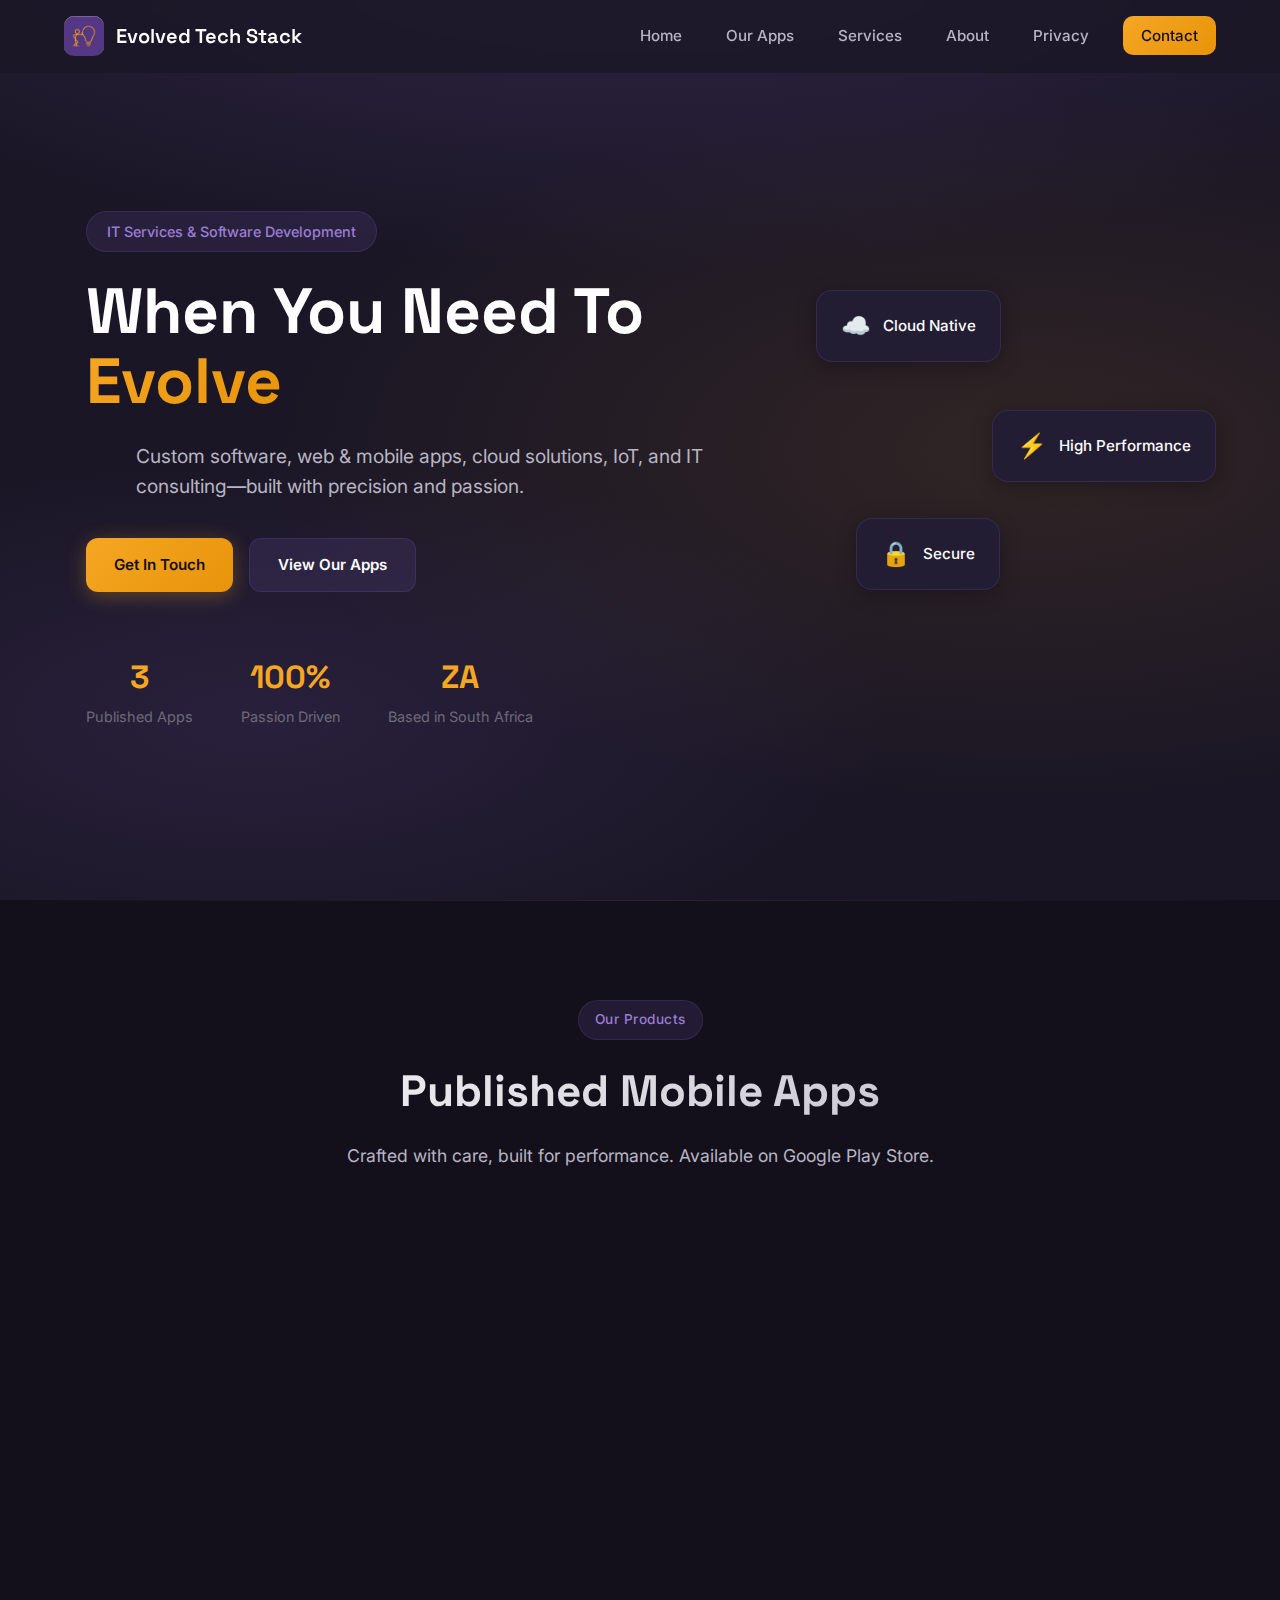
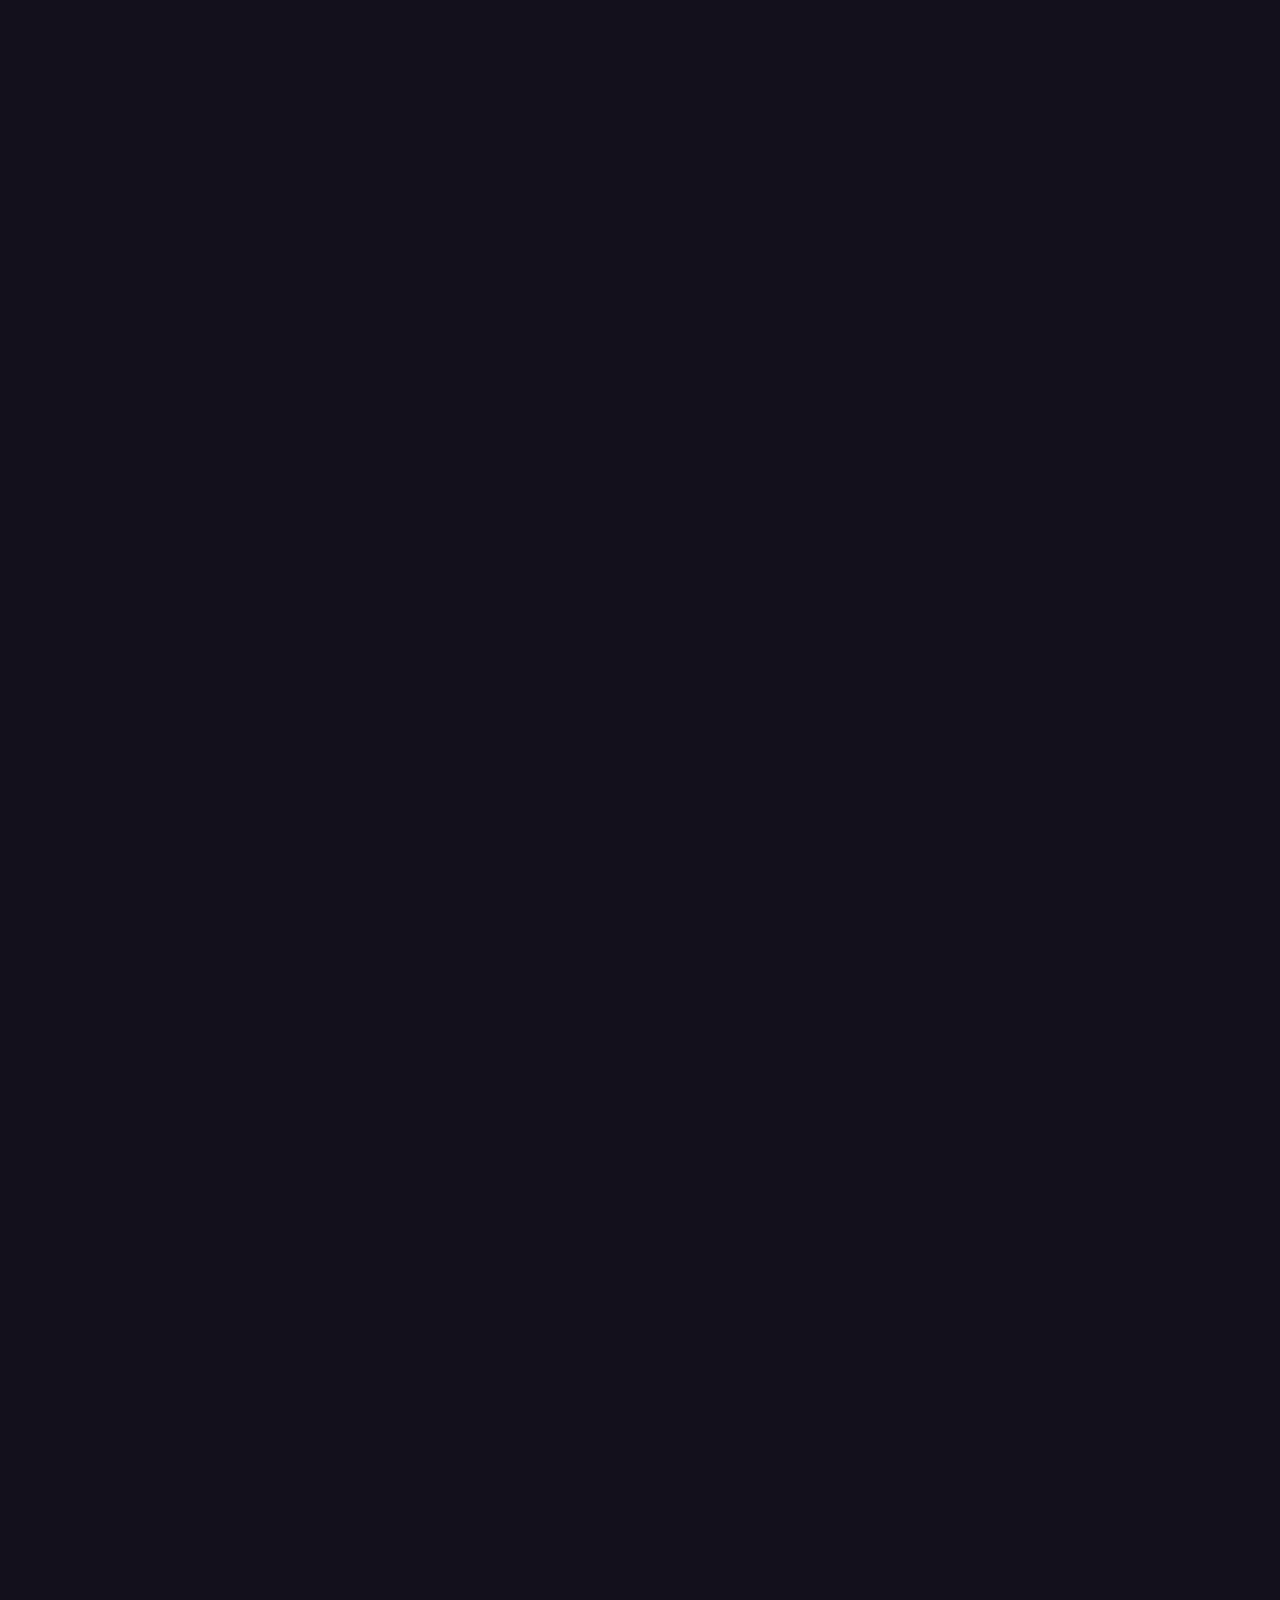
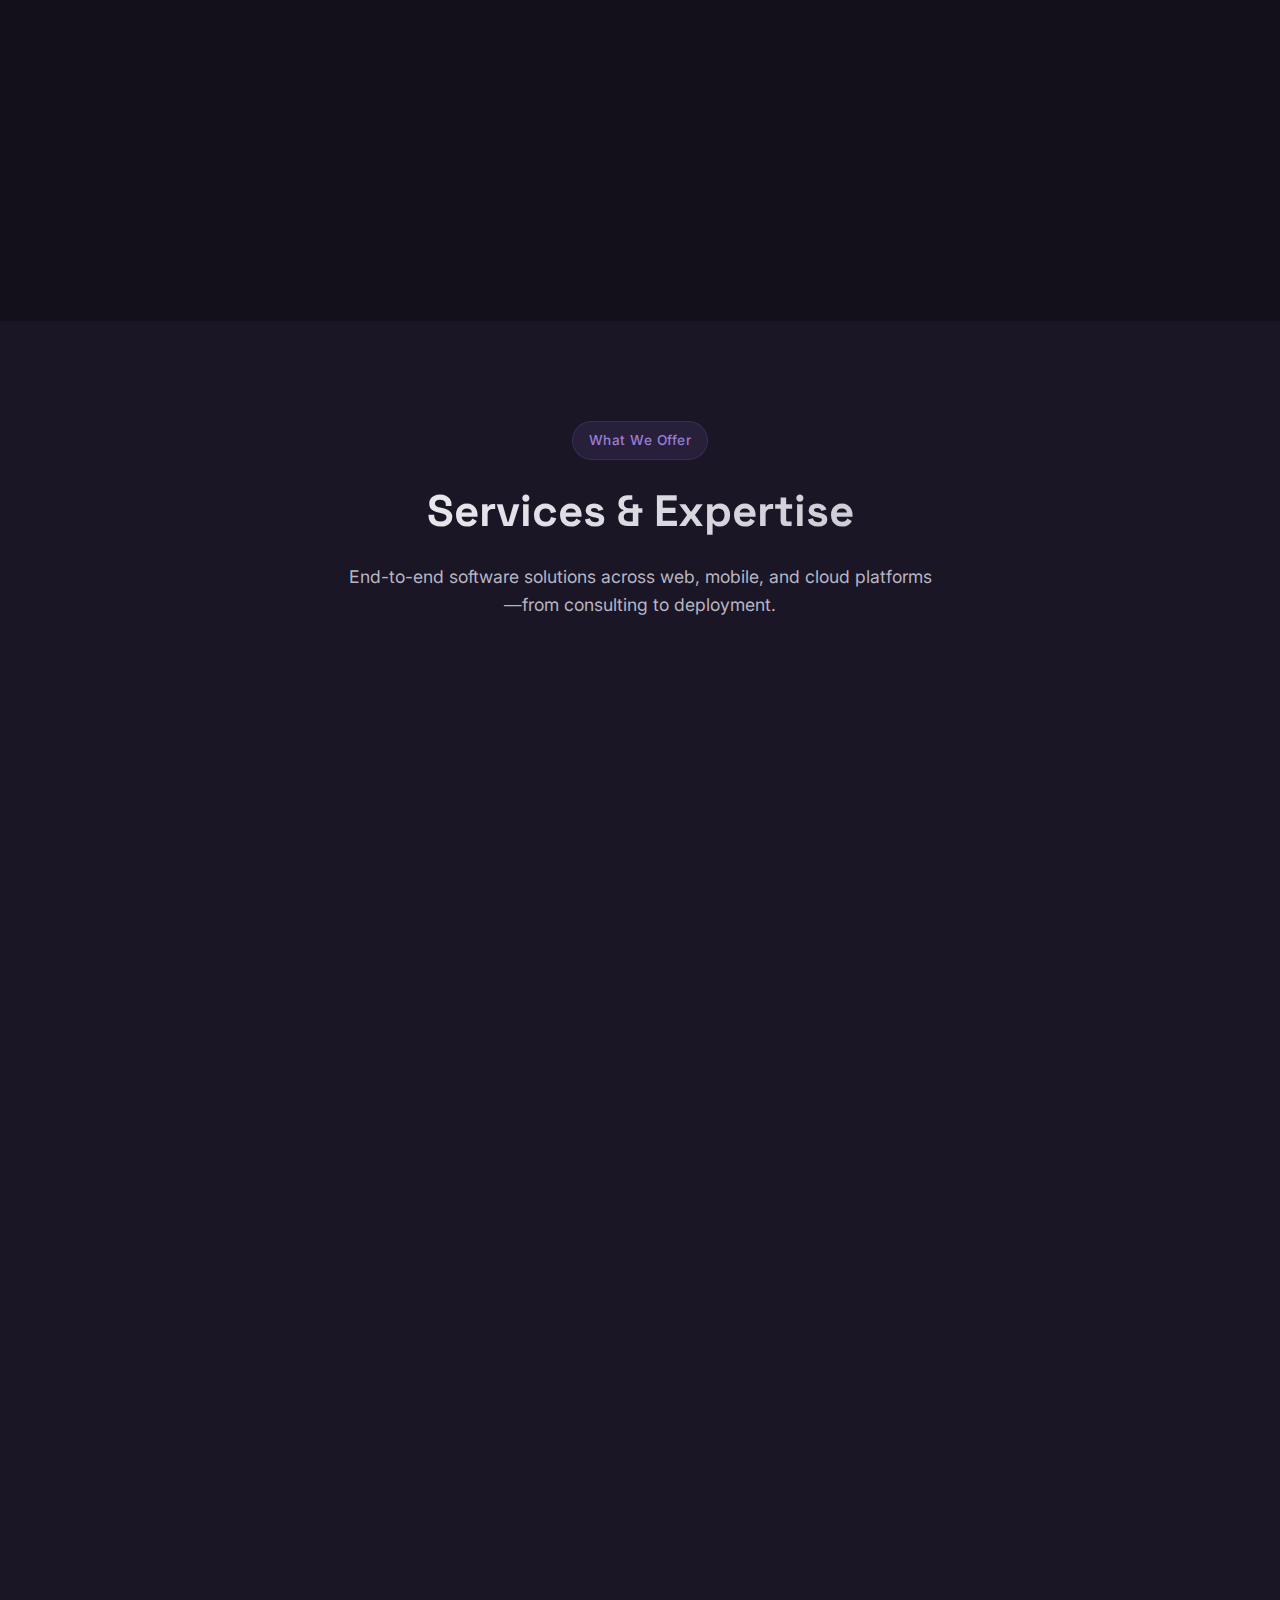
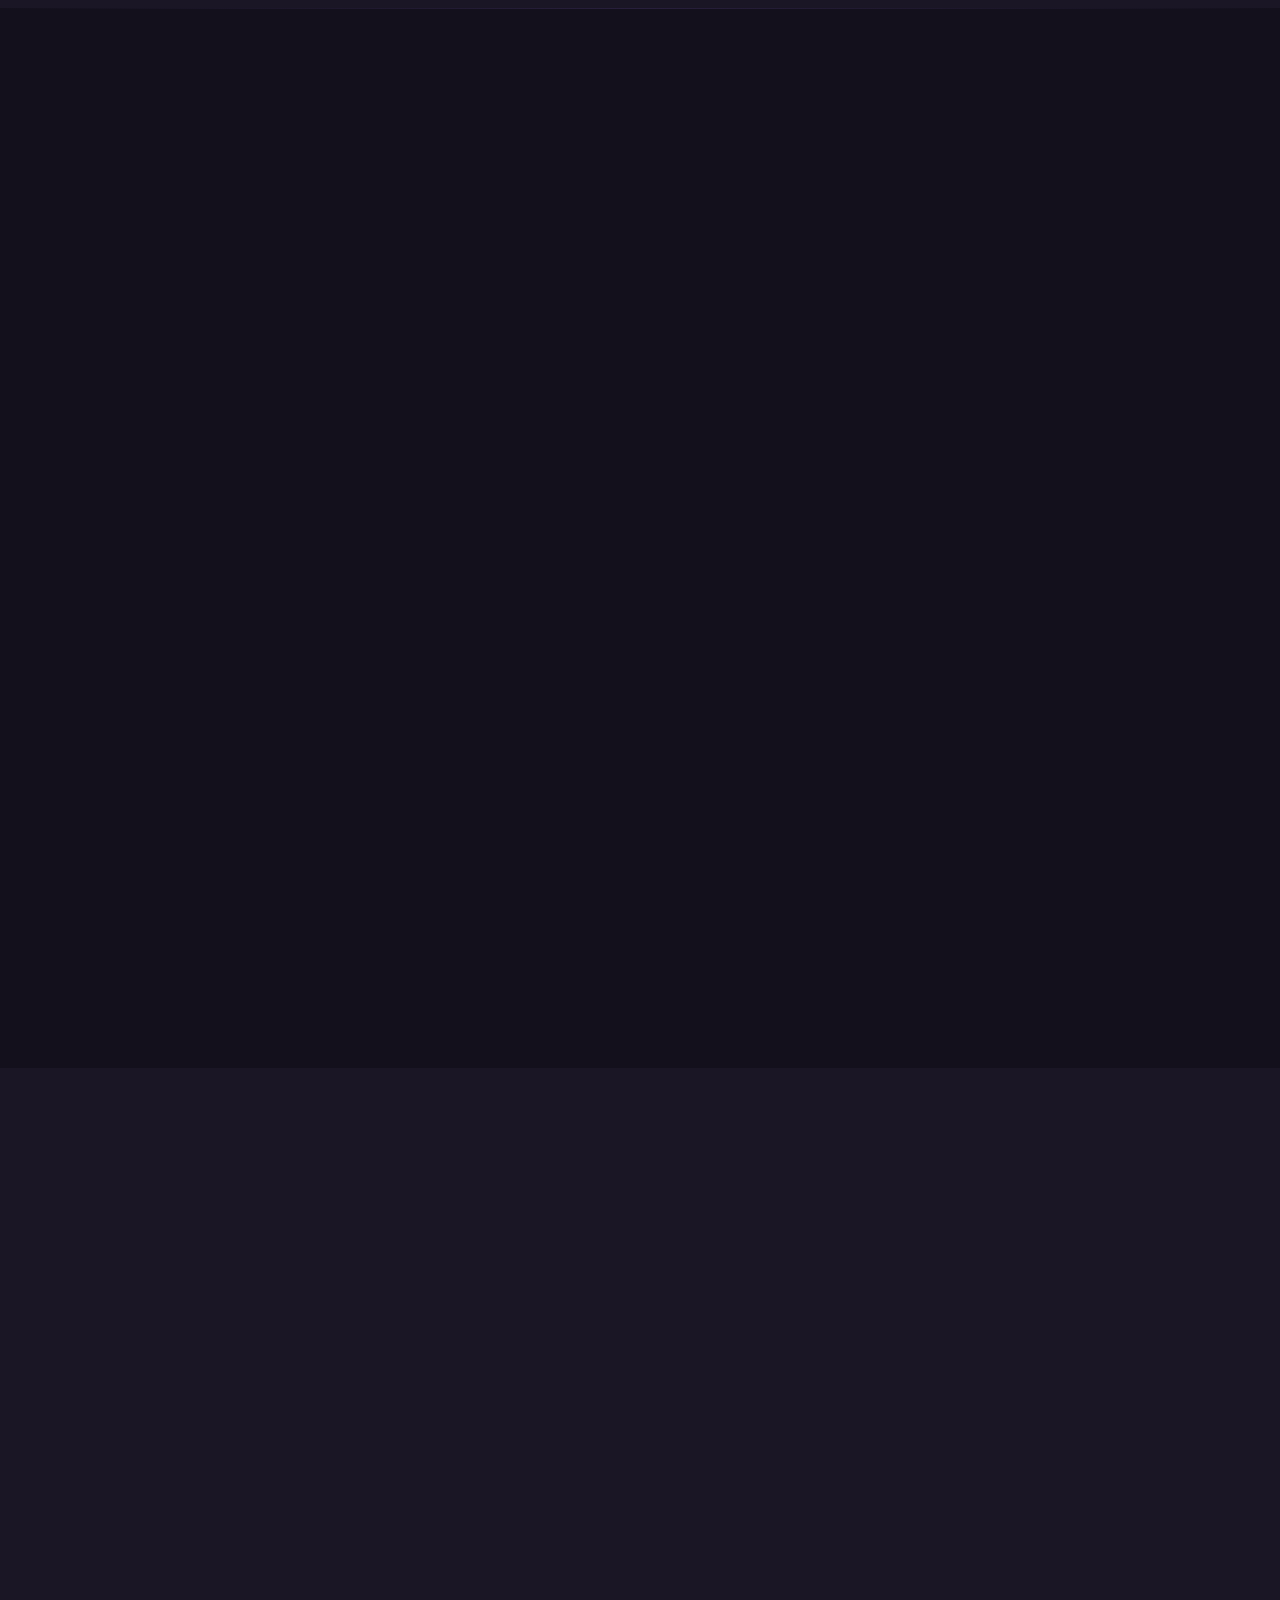
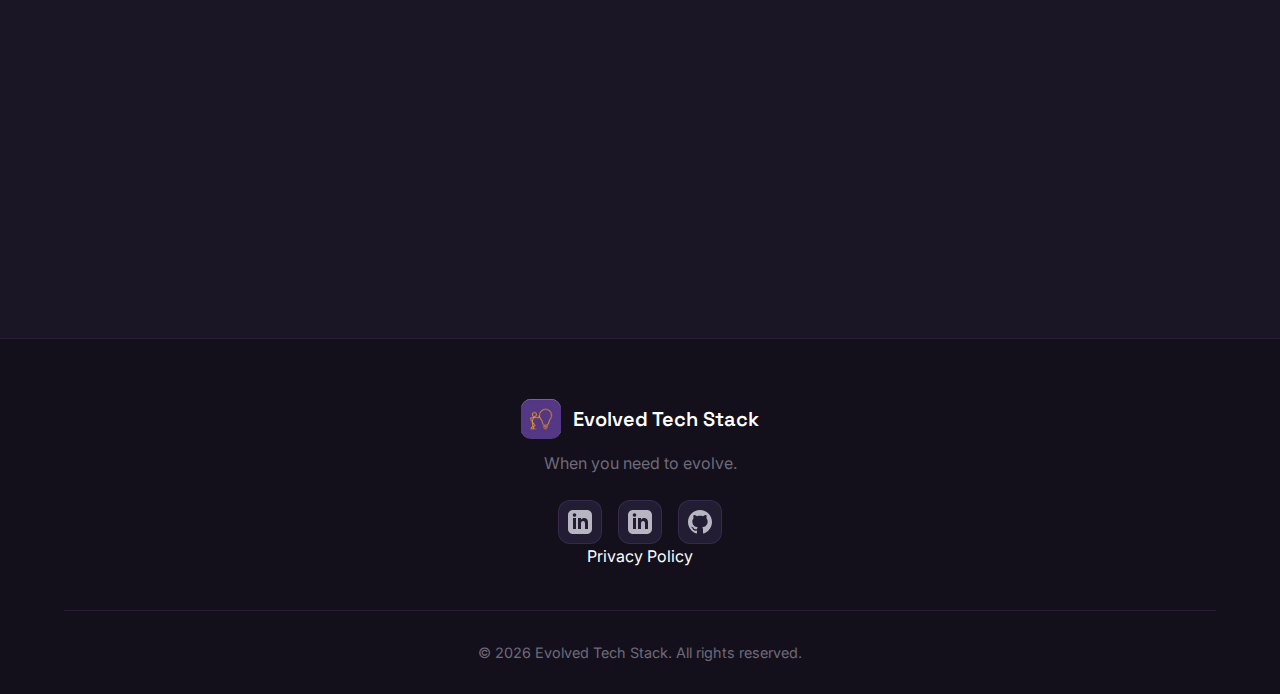
<file: index.html>
<!DOCTYPE html>
<html lang="en">
<head>
    <meta charset="UTF-8">
    <meta name="viewport" content="width=device-width, initial-scale=1.0">
    <title>Evolved Tech Stack | IT Services & Software Development</title>
    <meta name="description" content="Evolved Tech Stack - Custom software development, web & mobile apps, cloud solutions, IoT, and IT consulting. When you need to evolve.">
    <link rel="icon" type="image/jpeg" href="Logo.jpeg">
    <link rel="preconnect" href="https://fonts.googleapis.com">
    <link rel="preconnect" href="https://fonts.gstatic.com" crossorigin>
    <link href="https://fonts.googleapis.com/css2?family=Inter:wght@300;400;500;600;700&family=Space+Grotesk:wght@500;600;700&display=swap" rel="stylesheet">
    <link rel="stylesheet" href="styles.css">
</head>
<body>
    <!-- Navigation -->
    <nav class="navbar" id="navbar">
        <div class="nav-container">
            <a href="#" class="nav-logo">
                <img src="Logo.jpeg" alt="Evolved Tech Stack Logo">
                <span>Evolved Tech Stack</span>
            </a>
            <button class="nav-toggle" id="nav-toggle" aria-label="Toggle navigation">
                <span></span>
                <span></span>
                <span></span>
            </button>
            <ul class="nav-menu" id="nav-menu">
                <li><a href="#home" class="nav-link">Home</a></li>
                <li><a href="#apps" class="nav-link">Our Apps</a></li>
                <li><a href="#services" class="nav-link">Services</a></li>
                <li><a href="#about" class="nav-link">About</a></li>
                <li><a href="privacy.html" class="nav-link">Privacy</a></li>
                <li><a href="#contact" class="nav-link nav-cta">Contact</a></li>
            </ul>
        </div>
    </nav>

    <!-- Hero Section -->
    <section class="hero" id="home">
        <div class="hero-bg"></div>
        <div class="hero-content">
            <div class="hero-badge">IT Services & Software Development</div>
            <h1>When You Need To <span class="highlight">Evolve</span></h1>
            <p class="hero-subtitle">Custom software, web & mobile apps, cloud solutions, IoT, and IT consulting—built with precision and passion.</p>
            <div class="hero-buttons">
                <a href="#contact" class="btn btn-primary">Get In Touch</a>
                <a href="#apps" class="btn btn-secondary">View Our Apps</a>
            </div>
            <div class="hero-stats">
                <div class="stat">
                    <span class="stat-number">3</span>
                    <span class="stat-label">Published Apps</span>
                </div>
                <div class="stat">
                    <span class="stat-number">100%</span>
                    <span class="stat-label">Passion Driven</span>
                </div>
                <div class="stat">
                    <span class="stat-number">ZA</span>
                    <span class="stat-label">Based in South Africa</span>
                </div>
            </div>
        </div>
        <div class="hero-visual">
            <div class="floating-card card-1">
                <div class="card-icon">☁️</div>
                <span>Cloud Native</span>
            </div>
            <div class="floating-card card-2">
                <div class="card-icon">⚡</div>
                <span>High Performance</span>
            </div>
            <div class="floating-card card-3">
                <div class="card-icon">🔒</div>
                <span>Secure</span>
            </div>
        </div>
    </section>

    <!-- Apps Section -->
    <section class="apps" id="apps">
        <div class="container">
            <div class="section-header">
                <span class="section-badge">Our Products</span>
                <h2>Published Mobile Apps</h2>
                <p>Crafted with care, built for performance. Available on Google Play Store.</p>
            </div>
            <div class="apps-grid">
                <!-- ToDo App -->
                <div class="app-card">
                    <div class="app-mockup">
                        <div class="phone-frame">
                            <div class="phone-screen todo-screen">
                                <div class="app-preview-header">
                                    <span class="preview-dot"></span>
                                    <span class="preview-dot"></span>
                                    <span class="preview-dot"></span>
                                </div>
                                <div class="preview-content">
                                    <div class="preview-task done">✓ Morning routine</div>
                                    <div class="preview-task done">✓ Review PRs</div>
                                    <div class="preview-task">Build new feature</div>
                                    <div class="preview-task">Team standup</div>
                                </div>
                            </div>
                        </div>
                    </div>
                    <div class="app-info">
                        <div class="app-icon-wrapper">
                            <div class="app-icon todo-icon">✓</div>
                        </div>
                        <h3>ToDo</h3>
                        <p class="app-tagline">Productivity & Task Management</p>
                        <p class="app-description">A powerful task management app with habit tracking, streak monitoring, focus timer, and smart notifications. Stay organized and build lasting habits.</p>
                        <ul class="app-features">
                            <li>Habit tracking with precise due times</li>
                            <li>Streak tracking & nudges</li>
                            <li>Focus Timer with theme sync</li>
                            <li>Auto-cleanup completed tasks</li>
                        </ul>
                        <a href="https://play.google.com/store/apps/details?id=com.ets.todo" target="_blank" rel="noopener" class="btn btn-playstore">
                            <svg viewBox="0 0 24 24" width="24" height="24" fill="currentColor"><path d="M3,20.5V3.5C3,2.91 3.34,2.39 3.84,2.15L13.69,12L3.84,21.85C3.34,21.6 3,21.09 3,20.5M16.81,15.12L6.05,21.34L14.54,12.85L16.81,15.12M20.16,10.81C20.5,11.08 20.75,11.5 20.75,12C20.75,12.5 20.53,12.9 20.18,13.18L17.89,14.5L15.39,12L17.89,9.5L20.16,10.81M6.05,2.66L16.81,8.88L14.54,11.15L6.05,2.66Z"/></svg>
                            Get it on Google Play
                        </a>
                    </div>
                </div>

                <!-- Particles/Live Game -->
                <div class="app-card">
                    <div class="app-mockup">
                        <div class="phone-frame">
                            <div class="phone-screen game-screen">
                                <div class="game-particles">
                                    <div class="particle p1"></div>
                                    <div class="particle p2"></div>
                                    <div class="particle p3"></div>
                                    <div class="particle p4"></div>
                                    <div class="particle p5"></div>
                                    <div class="player-dot"></div>
                                </div>
                                <div class="game-score">SCORE: 1,337</div>
                            </div>
                        </div>
                    </div>
                    <div class="app-info">
                        <div class="app-icon-wrapper">
                            <div class="app-icon game-icon">▶</div>
                        </div>
                        <h3>Particles (Live)</h3>
                        <p class="app-tagline">Neon Arcade Dodger</p>
                        <p class="app-description">A fast-paced arcade game with neon visuals, multiple enemy types, power-ups, and deep customization. Free to play with locked 60 FPS performance.</p>
                        <ul class="app-features">
                            <li>5 enemy types: normal, fast, zig-zag, homing, giant</li>
                            <li>6 power-ups: shield, slow-mo, repel & more</li>
                            <li>15 character skins, 8 trail effects</li>
                            <li>Progression & achievement system</li>
                        </ul>
                        <div class="app-buttons">
                            <a href="https://play.google.com/store/apps/details?id=com.ets.live" target="_blank" rel="noopener" class="btn btn-playstore">
                                <svg viewBox="0 0 24 24" width="24" height="24" fill="currentColor"><path d="M3,20.5V3.5C3,2.91 3.34,2.39 3.84,2.15L13.69,12L3.84,21.85C3.34,21.6 3,21.09 3,20.5M16.81,15.12L6.05,21.34L14.54,12.85L16.81,15.12M20.16,10.81C20.5,11.08 20.75,11.5 20.75,12C20.75,12.5 20.53,12.9 20.18,13.18L17.89,14.5L15.39,12L17.89,9.5L20.16,10.81M6.05,2.66L16.81,8.88L14.54,11.15L6.05,2.66Z"/></svg>
                                Google Play
                            </a>
                            <a href="https://livegameapp.co.za/" target="_blank" rel="noopener" class="btn btn-outline">
                                Visit Website
                            </a>
                        </div>
                    </div>
                </div>

                <!-- Nitya Mantra App -->
                <div class="app-card nitya-app">
                    <div class="app-mockup">
                        <div class="phone-frame">
                            <div class="phone-screen nitya-screen">
                                <div class="nitya-card-header">
                                    <span class="nitya-card-eyebrow">Nitya Mantra</span>
                                    <span class="nitya-refresh">↻</span>
                                </div>
                                <div class="nitya-mantra-card">
                                    <p class="nitya-mantra-hint">Krishna • Divine Enchanter</p>
                                    <h4>Om Kleem Krishnaya Namaha</h4>
                                    <p class="nitya-mantra-meaning">“Love is the essence of all creation.”</p>
                                    <div class="nitya-tags">
                                        <span>#love</span>
                                        <span>#joy</span>
                                        <span>#dharma</span>
                                    </div>
                                </div>
                                <div class="nitya-reminder">
                                    <div>
                                        <p>Sunrise Reminder</p>
                                        <small>05:30 AM • Daily</small>
                                    </div>
                                    <span class="nitya-pill">Set</span>
                                </div>
                            </div>
                        </div>
                    </div>
                    <div class="app-info">
                        <div class="app-icon-wrapper">
                            <div class="app-icon nitya-icon">
                                <img src="app/nityamantra/lotus-icon.svg" alt="Nitya Mantra lotus icon">
                            </div>
                        </div>
                        <h3>Nitya Mantra</h3>
                        <p class="app-tagline">Daily Mantra & Meditation Companion</p>
                        <p class="app-description nitya-description">Every dawn, Nitya Mantra brings a fresh deity card with one Om mantra and a gentle reflection. Set your reminder once, stay offline, and still practice in English or your mother tongue—no logins, no playlists.</p>
                        <ul class="app-features">
                            <li>Multi-language Om + Vedic chants</li>
                            <li>Personal routines & sunrise reminders</li>
                            <li>Offline mantra packs, no accounts</li>
                            <li>Save favorites & share cards with loved ones</li>
                        </ul>
                        <div class="app-buttons">
                            <a href="https://play.google.com/store/apps/details?id=com.ets.nityamantra" target="_blank" rel="noopener" class="btn btn-playstore">
                                <svg viewBox="0 0 24 24" width="24" height="24" fill="currentColor"><path d="M3,20.5V3.5C3,2.91 3.34,2.39 3.84,2.15L13.69,12L3.84,21.85C3.34,21.6 3,21.09 3,20.5M16.81,15.12L6.05,21.34L14.54,12.85L16.81,15.12M20.16,10.81C20.5,11.08 20.75,11.5 20.75,12C20.75,12.5 20.53,12.9 20.18,13.18L17.89,14.5L15.39,12L17.89,9.5L20.16,10.81M6.05,2.66L16.81,8.88L14.54,11.15L6.05,2.66Z"/></svg>
                                Google Play
                            </a>
                            <a href="app/nityamantra/index.html" target="_blank" rel="noopener" class="btn btn-outline">Product Site</a>
                        </div>
                    </div>
                </div>
            </div>
        </div>
    </section>

    <!-- Services Section -->
    <section class="services" id="services">
        <div class="container">
            <div class="section-header">
                <span class="section-badge">What We Offer</span>
                <h2>Services & Expertise</h2>
                <p>End-to-end software solutions across web, mobile, and cloud platforms—from consulting to deployment.</p>
            </div>
            <div class="services-grid">
                <div class="service-card">
                    <div class="service-icon">
                        <svg viewBox="0 0 24 24" width="48" height="48" fill="none" stroke="currentColor" stroke-width="1.5"><path d="M12 2L2 7l10 5 10-5-10-5zM2 17l10 5 10-5M2 12l10 5 10-5"/></svg>
                    </div>
                    <h3>Custom Software Development</h3>
                    <p>Tailored software solutions designed to meet your specific business needs. Scalable architectures using modern frameworks and best practices.</p>
                    <ul class="service-tags">
                        <li>.NET</li>
                        <li>Microservices</li>
                        <li>APIs</li>
                        <li>Enterprise</li>
                    </ul>
                </div>
                <div class="service-card">
                    <div class="service-icon">
                        <svg viewBox="0 0 24 24" width="48" height="48" fill="none" stroke="currentColor" stroke-width="1.5"><circle cx="12" cy="12" r="10"/><path d="M2 12h20M12 2a15.3 15.3 0 0 1 4 10 15.3 15.3 0 0 1-4 10 15.3 15.3 0 0 1-4-10 15.3 15.3 0 0 1 4-10z"/></svg>
                    </div>
                    <h3>Web Development</h3>
                    <p>Modern, responsive websites and web applications. From landing pages to complex platforms with seamless user experiences.</p>
                    <ul class="service-tags">
                        <li>Angular</li>
                        <li>React</li>
                        <li>Responsive</li>
                        <li>SEO</li>
                    </ul>
                </div>
                <div class="service-card">
                    <div class="service-icon">
                        <svg viewBox="0 0 24 24" width="48" height="48" fill="none" stroke="currentColor" stroke-width="1.5"><rect x="5" y="2" width="14" height="20" rx="2" ry="2"/><line x1="12" y1="18" x2="12" y2="18"/></svg>
                    </div>
                    <h3>Mobile App Development</h3>
                    <p>Native Android applications built for performance. From concept to Play Store publication with polished UX and reliable functionality.</p>
                    <ul class="service-tags">
                        <li>Android</li>
                        <li>Kotlin</li>
                        <li>Java</li>
                        <li>Play Store</li>
                    </ul>
                </div>
                <div class="service-card">
                    <div class="service-icon">
                        <svg viewBox="0 0 24 24" width="48" height="48" fill="none" stroke="currentColor" stroke-width="1.5"><path d="M18 10h-1.26A8 8 0 1 0 9 20h9a5 5 0 0 0 0-10z"/></svg>
                    </div>
                    <h3>Cloud & SaaS Solutions</h3>
                    <p>Cloud application development and management on Azure. SaaS product development, deployment, and scaling for modern businesses.</p>
                    <ul class="service-tags">
                        <li>Azure</li>
                        <li>SaaS</li>
                        <li>Docker</li>
                        <li>Kubernetes</li>
                    </ul>
                </div>
                <div class="service-card">
                    <div class="service-icon">
                        <svg viewBox="0 0 24 24" width="48" height="48" fill="none" stroke="currentColor" stroke-width="1.5"><path d="M5 12.55a11 11 0 0 1 14.08 0"/><path d="M1.42 9a16 16 0 0 1 21.16 0"/><path d="M8.53 16.11a6 6 0 0 1 6.95 0"/><circle cx="12" cy="20" r="1"/></svg>
                    </div>
                    <h3>IoT Solutions</h3>
                    <p>Internet of Things development connecting hardware with software. Device integration, data collection, and real-time monitoring systems.</p>
                    <ul class="service-tags">
                        <li>Sensors</li>
                        <li>Embedded</li>
                        <li>Real-time</li>
                        <li>Integration</li>
                    </ul>
                </div>
                <div class="service-card">
                    <div class="service-icon">
                        <svg viewBox="0 0 24 24" width="48" height="48" fill="none" stroke="currentColor" stroke-width="1.5"><path d="M21 16V8a2 2 0 0 0-1-1.73l-7-4a2 2 0 0 0-2 0l-7 4A2 2 0 0 0 3 8v8a2 2 0 0 0 1 1.73l7 4a2 2 0 0 0 2 0l7-4A2 2 0 0 0 21 16z"/><polyline points="3.27 6.96 12 12.01 20.73 6.96"/><line x1="12" y1="22.08" x2="12" y2="12"/></svg>
                    </div>
                    <h3>IT Consulting & Analytics</h3>
                    <p>Strategic technology consulting, database development, and business analytics. Helping you make data-driven decisions and optimize operations.</p>
                    <ul class="service-tags">
                        <li>Consulting</li>
                        <li>Databases</li>
                        <li>Analytics</li>
                        <li>Strategy</li>
                    </ul>
                </div>
            </div>
        </div>
    </section>

    <!-- About Section -->
    <section class="about" id="about">
        <div class="container">
            <div class="about-grid">
                <div class="about-content">
                    <span class="section-badge">About</span>
                    <h2>Evolved Tech Stack</h2>
                    <p class="about-title">Software Development Studio</p>
                    <p>We specialize in building enterprise-grade backend systems, cloud-native architectures, and mobile applications. Our focus is on delivering clean, maintainable, and scalable solutions.</p>
                    <p>From fintech integrations to productivity apps, we bring deep technical expertise and a passion for quality software. Based in South Africa, serving clients who are ready to evolve.</p>
                    <div class="about-highlights">
                        <div class="highlight-item">
                            <span class="highlight-icon">🚀</span>
                            <div>
                                <strong>Published Apps</strong>
                                <span>Available on Google Play Store</span>
                            </div>
                        </div>
                        <div class="highlight-item">
                            <span class="highlight-icon">📍</span>
                            <div>
                                <strong>Location</strong>
                                <span>Gauteng, South Africa</span>
                            </div>
                        </div>
                    </div>
                    <div class="about-links">
                        <a href="https://linkedin.com/company/evolved-tech-stack/" target="_blank" rel="noopener" class="social-link">
                            <svg viewBox="0 0 24 24" width="24" height="24" fill="currentColor"><path d="M19 0h-14c-2.761 0-5 2.239-5 5v14c0 2.761 2.239 5 5 5h14c2.762 0 5-2.239 5-5v-14c0-2.761-2.238-5-5-5zm-11 19h-3v-11h3v11zm-1.5-12.268c-.966 0-1.75-.79-1.75-1.764s.784-1.764 1.75-1.764 1.75.79 1.75 1.764-.783 1.764-1.75 1.764zm13.5 12.268h-3v-5.604c0-3.368-4-3.113-4 0v5.604h-3v-11h3v1.765c1.396-2.586 7-2.777 7 2.476v6.759z"/></svg>
                            LinkedIn (Company)
                        </a>
                        <a href="https://linkedin.com/in/szarath-kumar" target="_blank" rel="noopener" class="social-link">
                            <svg viewBox="0 0 24 24" width="24" height="24" fill="currentColor"><path d="M19 0h-14c-2.761 0-5 2.239-5 5v14c0 2.761 2.239 5 5 5h14c2.762 0 5-2.239 5-5v-14c0-2.761-2.238-5-5-5zm-11 19h-3v-11h3v11zm-1.5-12.268c-.966 0-1.75-.79-1.75-1.764s.784-1.764 1.75-1.764 1.75.79 1.75 1.764-.783 1.764-1.75 1.764zm13.5 12.268h-3v-5.604c0-3.368-4-3.113-4 0v5.604h-3v-11h3v1.765c1.396-2.586 7-2.777 7 2.476v6.759z"/></svg>
                            LinkedIn (Personal)
                        </a>
                        <a href="https://github.com/szarath" target="_blank" rel="noopener" class="social-link">
                            <svg viewBox="0 0 24 24" width="24" height="24" fill="currentColor"><path d="M12 0c-6.626 0-12 5.373-12 12 0 5.302 3.438 9.8 8.207 11.387.599.111.793-.261.793-.577v-2.234c-3.338.726-4.033-1.416-4.033-1.416-.546-1.387-1.333-1.756-1.333-1.756-1.089-.745.083-.729.083-.729 1.205.084 1.839 1.237 1.839 1.237 1.07 1.834 2.807 1.304 3.492.997.107-.775.418-1.305.762-1.604-2.665-.305-5.467-1.334-5.467-5.931 0-1.311.469-2.381 1.236-3.221-.124-.303-.535-1.524.117-3.176 0 0 1.008-.322 3.301 1.23.957-.266 1.983-.399 3.003-.404 1.02.005 2.047.138 3.006.404 2.291-1.552 3.297-1.23 3.297-1.23.653 1.653.242 2.874.118 3.176.77.84 1.235 1.911 1.235 3.221 0 4.609-2.807 5.624-5.479 5.921.43.372.823 1.102.823 2.222v3.293c0 .319.192.694.801.576 4.765-1.589 8.199-6.086 8.199-11.386 0-6.627-5.373-12-12-12z"/></svg>
                            GitHub
                        </a>
                    </div>
                </div>
                <div class="about-tech">
                    <h3>Tech Stack</h3>
                    <div class="tech-categories">
                        <div class="tech-category">
                            <h4>Languages</h4>
                            <div class="tech-tags">
                                <span>C#</span>
                                <span>Java</span>
                                <span>Python</span>
                                <span>Kotlin</span>
                                <span>TypeScript</span>
                                <span>JavaScript</span>
                                <span>SQL</span>
                                <span>HTML/CSS</span>
                            </div>
                        </div>
                        <div class="tech-category">
                            <h4>Frameworks & Backend</h4>
                            <div class="tech-tags">
                                <span>.NET</span>
                                <span>ASP.NET Core</span>
                                <span>Entity Framework</span>
                                <span>Angular</span>
                                <span>React</span>
                                <span>Node.js</span>
                            </div>
                        </div>
                        <div class="tech-category">
                            <h4>Cloud & DevOps</h4>
                            <div class="tech-tags">
                                <span>Azure</span>
                                <span>AWS</span>
                                <span>Docker</span>
                                <span>Kubernetes</span>
                                <span>CI/CD</span>
                                <span>Terraform</span>
                            </div>
                        </div>
                        <div class="tech-category">
                            <h4>Databases</h4>
                            <div class="tech-tags">
                                <span>SQL Server</span>
                                <span>PostgreSQL</span>
                                <span>MySQL</span>
                                <span>MongoDB</span>
                                <span>Redis</span>
                                <span>RabbitMQ</span>
                            </div>
                        </div>
                        <div class="tech-category">
                            <h4>Mobile & Other</h4>
                            <div class="tech-tags">
                                <span>Android</span>
                                <span>REST APIs</span>
                                <span>Git</span>
                                <span>Agile/Scrum</span>
                                <span>Linux</span>
                                <span>IoT</span>
                            </div>
                        </div>
                    </div>
                </div>
            </div>
        </div>
    </section>

    <!-- Contact Section -->
    <section class="contact" id="contact">
        <div class="container">
            <div class="contact-grid">
                <div class="contact-info">
                    <span class="section-badge">Get In Touch</span>
                    <h2>Let's Build Something Great</h2>
                    <p>Have a project in mind? Need technical consultation? I'd love to hear from you. Reach out and let's discuss how we can work together.</p>
                    <div class="contact-methods">
                        <a href="mailto:szarath@gmail.com" class="contact-method">
                            <div class="contact-icon">
                                <svg viewBox="0 0 24 24" width="24" height="24" fill="none" stroke="currentColor" stroke-width="2"><path d="M4 4h16c1.1 0 2 .9 2 2v12c0 1.1-.9 2-2 2H4c-1.1 0-2-.9-2-2V6c0-1.1.9-2 2-2z"/><path d="M22 6l-10 7L2 6"/></svg>
                            </div>
                            <div class="contact-details">
                                <strong>Email</strong>
                                <span>szarath@gmail.com</span>
                            </div>
                        </a>
                        <a href="tel:+27826931251" class="contact-method">
                            <div class="contact-icon">
                                <svg viewBox="0 0 24 24" width="24" height="24" fill="none" stroke="currentColor" stroke-width="2"><path d="M22 16.92v3a2 2 0 0 1-2.18 2 19.79 19.79 0 0 1-8.63-3.07 19.5 19.5 0 0 1-6-6 19.79 19.79 0 0 1-3.07-8.67A2 2 0 0 1 4.11 2h3a2 2 0 0 1 2 1.72 12.84 12.84 0 0 0 .7 2.81 2 2 0 0 1-.45 2.11L8.09 9.91a16 16 0 0 0 6 6l1.27-1.27a2 2 0 0 1 2.11-.45 12.84 12.84 0 0 0 2.81.7A2 2 0 0 1 22 16.92z"/></svg>
                            </div>
                            <div class="contact-details">
                                <strong>Phone</strong>
                                <span>082 693 1251</span>
                            </div>
                        </a>
                        <a href="https://linkedin.com/company/evolved-tech-stack/" target="_blank" rel="noopener" class="contact-method">
                            <div class="contact-icon">
                                <svg viewBox="0 0 24 24" width="24" height="24" fill="currentColor"><path d="M19 0h-14c-2.761 0-5 2.239-5 5v14c0 2.761 2.239 5 5 5h14c2.762 0 5-2.239 5-5v-14c0-2.761-2.238-5-5-5zm-11 19h-3v-11h3v11zm-1.5-12.268c-.966 0-1.75-.79-1.75-1.764s.784-1.764 1.75-1.764 1.75.79 1.75 1.764-.783 1.764-1.75 1.764zm13.5 12.268h-3v-5.604c0-3.368-4-3.113-4 0v5.604h-3v-11h3v1.765c1.396-2.586 7-2.777 7 2.476v6.759z"/></svg>
                            </div>
                            <div class="contact-details">
                                <strong>LinkedIn</strong>
                                <span>Evolved Tech Stack</span>
                            </div>
                        </a>
                        <a href="https://linkedin.com/in/szarath-kumar" target="_blank" rel="noopener" class="contact-method">
                            <div class="contact-icon">
                                <svg viewBox="0 0 24 24" width="24" height="24" fill="currentColor"><path d="M19 0h-14c-2.761 0-5 2.239-5 5v14c0 2.761 2.239 5 5 5h14c2.762 0 5-2.239 5-5v-14c0-2.761-2.238-5-5-5zm-11 19h-3v-11h3v11zm-1.5-12.268c-.966 0-1.75-.79-1.75-1.764s.784-1.764 1.75-1.764 1.75.79 1.75 1.764-.783 1.764-1.75 1.764zm13.5 12.268h-3v-5.604c0-3.368-4-3.113-4 0v5.604h-3v-11h3v1.765c1.396-2.586 7-2.777 7 2.476v6.759z"/></svg>
                            </div>
                            <div class="contact-details">
                                <strong>LinkedIn</strong>
                                <span>Connect with Szarath</span>
                            </div>
                        </a>
                    </div>
                </div>
                <div class="contact-form-wrapper">
                    <form class="contact-form" id="contact-form" action="https://formspree.io/f/szarath@gmail.com" method="POST">
                        <div class="form-group">
                            <label for="name">Name</label>
                            <input type="text" id="name" name="name" required placeholder="Your name">
                        </div>
                        <div class="form-group">
                            <label for="email">Email</label>
                            <input type="email" id="email" name="email" required placeholder="your@email.com">
                        </div>
                        <div class="form-group">
                            <label for="subject">Subject</label>
                            <input type="text" id="subject" name="subject" required placeholder="Project inquiry">
                        </div>
                        <div class="form-group">
                            <label for="message">Message</label>
                            <textarea id="message" name="message" rows="5" required placeholder="Tell me about your project..."></textarea>
                        </div>
                        <button type="submit" class="btn btn-primary btn-full">
                            Send Message
                            <svg viewBox="0 0 24 24" width="20" height="20" fill="none" stroke="currentColor" stroke-width="2"><line x1="22" y1="2" x2="11" y2="13"/><polygon points="22 2 15 22 11 13 2 9 22 2"/></svg>
                        </button>
                    </form>
                </div>
            </div>
        </div>
    </section>

    <!-- Footer -->
    <footer class="footer">
        <div class="container">
            <div class="footer-content">
                <div class="footer-brand">
                    <img src="Logo.jpeg" alt="Evolved Tech Stack">
                    <span>Evolved Tech Stack</span>
                </div>
                <p class="footer-tagline">When you need to evolve.</p>
                <div class="footer-links">
                    <a href="https://linkedin.com/company/evolved-tech-stack/" target="_blank" rel="noopener" aria-label="LinkedIn Company">
                        <svg viewBox="0 0 24 24" width="24" height="24" fill="currentColor"><path d="M19 0h-14c-2.761 0-5 2.239-5 5v14c0 2.761 2.239 5 5 5h14c2.762 0 5-2.239 5-5v-14c0-2.761-2.238-5-5-5zm-11 19h-3v-11h3v11zm-1.5-12.268c-.966 0-1.75-.79-1.75-1.764s.784-1.764 1.75-1.764 1.75.79 1.75 1.764-.783 1.764-1.75 1.764zm13.5 12.268h-3v-5.604c0-3.368-4-3.113-4 0v5.604h-3v-11h3v1.765c1.396-2.586 7-2.777 7 2.476v6.759z"/></svg>
                    </a>
                    <a href="https://linkedin.com/in/szarath-kumar" target="_blank" rel="noopener" aria-label="LinkedIn Personal">
                        <svg viewBox="0 0 24 24" width="24" height="24" fill="currentColor"><path d="M19 0h-14c-2.761 0-5 2.239-5 5v14c0 2.761 2.239 5 5 5h14c2.762 0 5-2.239 5-5v-14c0-2.761-2.238-5-5-5zm-11 19h-3v-11h3v11zm-1.5-12.268c-.966 0-1.75-.79-1.75-1.764s.784-1.764 1.75-1.764 1.75.79 1.75 1.764-.783 1.764-1.75 1.764zm13.5 12.268h-3v-5.604c0-3.368-4-3.113-4 0v5.604h-3v-11h3v1.765c1.396-2.586 7-2.777 7 2.476v6.759z"/></svg>
                    </a>
                    <a href="https://github.com/szarath" target="_blank" rel="noopener" aria-label="GitHub">
                        <svg viewBox="0 0 24 24" width="24" height="24" fill="currentColor"><path d="M12 0c-6.626 0-12 5.373-12 12 0 5.302 3.438 9.8 8.207 11.387.599.111.793-.261.793-.577v-2.234c-3.338.726-4.033-1.416-4.033-1.416-.546-1.387-1.333-1.756-1.333-1.756-1.089-.745.083-.729.083-.729 1.205.084 1.839 1.237 1.839 1.237 1.07 1.834 2.807 1.304 3.492.997.107-.775.418-1.305.762-1.604-2.665-.305-5.467-1.334-5.467-5.931 0-1.311.469-2.381 1.236-3.221-.124-.303-.535-1.524.117-3.176 0 0 1.008-.322 3.301 1.23.957-.266 1.983-.399 3.003-.404 1.02.005 2.047.138 3.006.404 2.291-1.552 3.297-1.23 3.297-1.23.653 1.653.242 2.874.118 3.176.77.84 1.235 1.911 1.235 3.221 0 4.609-2.807 5.624-5.479 5.921.43.372.823 1.102.823 2.222v3.293c0 .319.192.694.801.576 4.765-1.589 8.199-6.086 8.199-11.386 0-6.627-5.373-12-12-12z"/></svg>
                    </a>
                </div>
                <div class="footer-legal">
                    <a href="privacy.html">Privacy Policy</a>
                </div>
            </div>
            <div class="footer-bottom">
                <p>&copy; 2026 Evolved Tech Stack. All rights reserved.</p>
            </div>
        </div>
    </footer>

    <script src="script.js"></script>
</body>
</html>
</file>
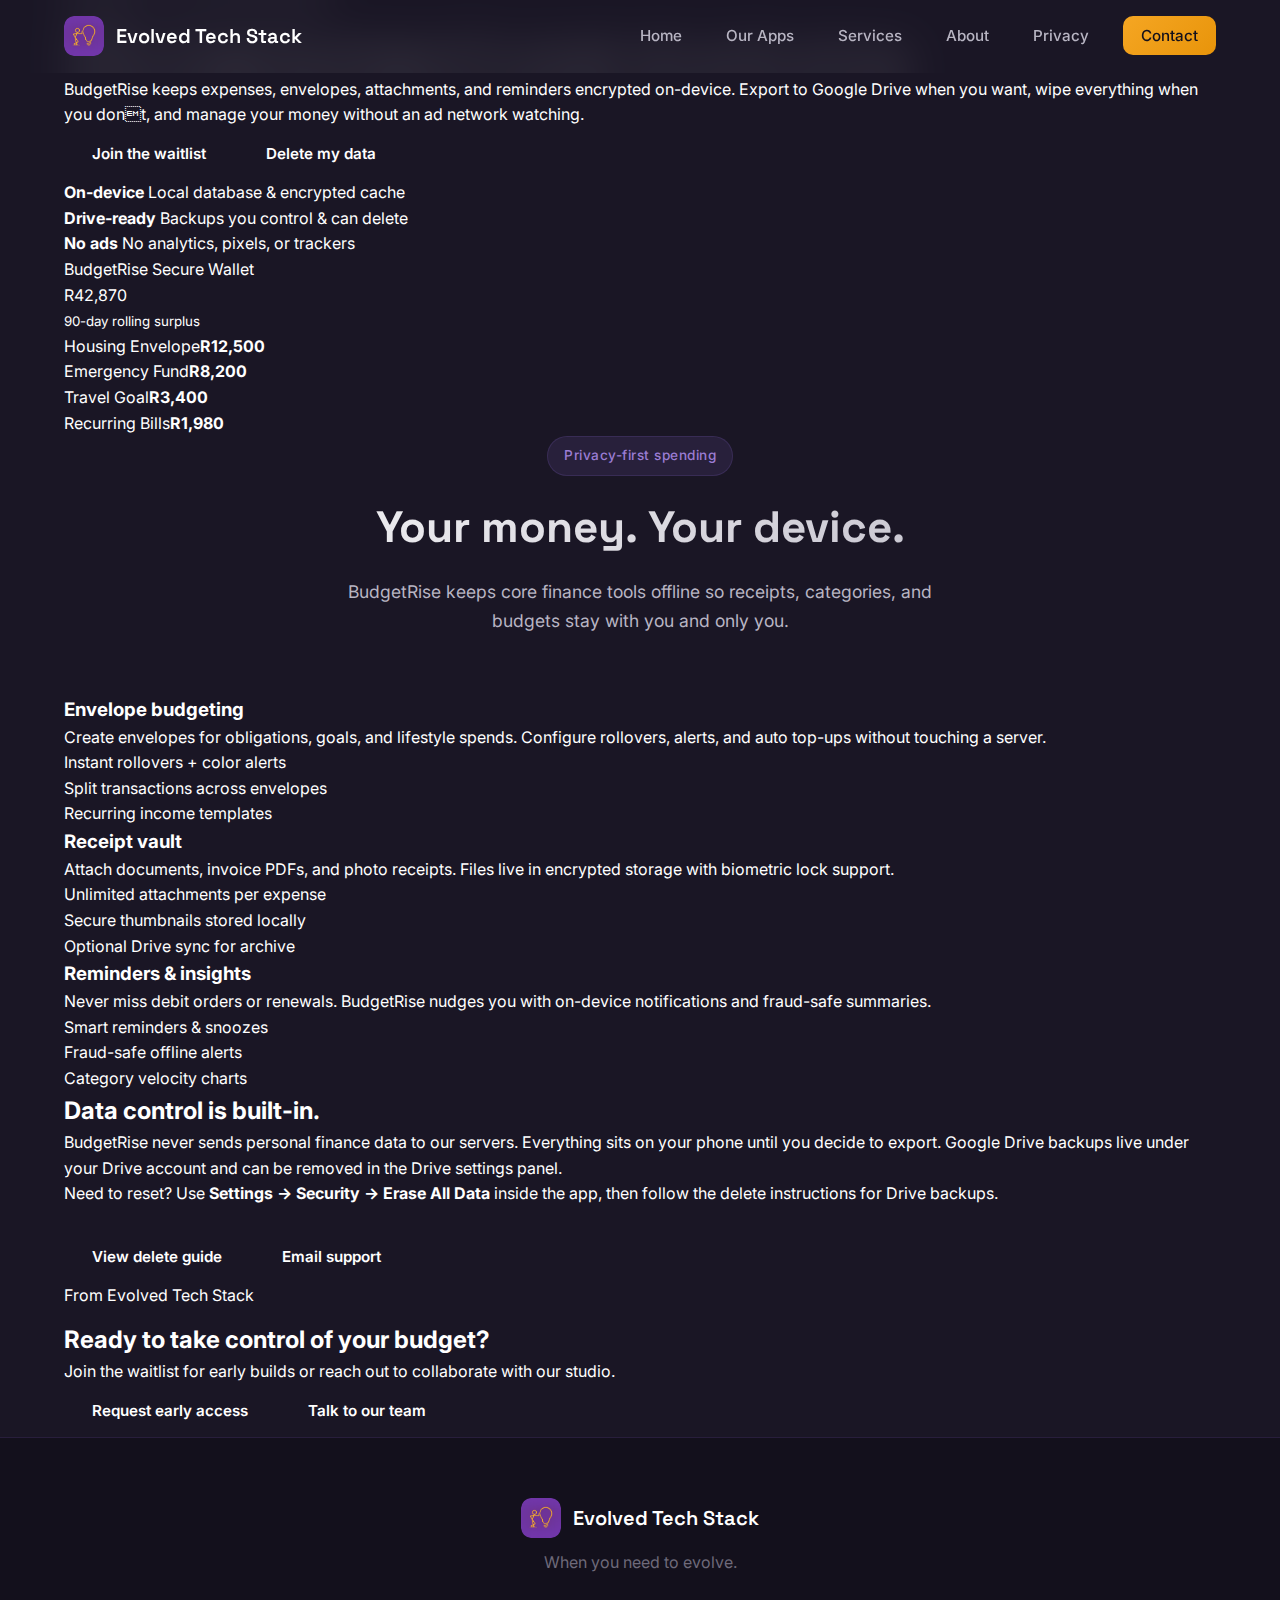
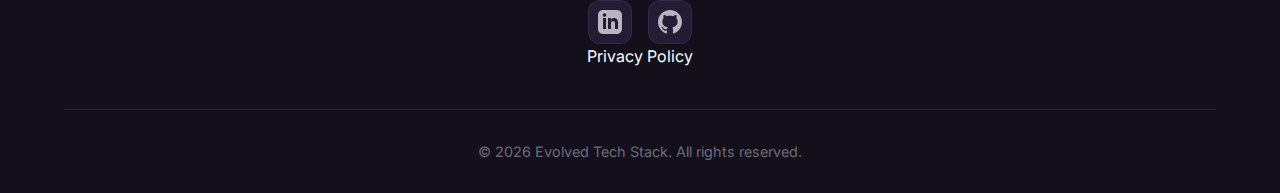
<file: budgetrise/index.html>
<!DOCTYPE html>
<html lang="en">
<head>
    <meta charset="UTF-8">
    <meta name="viewport" content="width=device-width, initial-scale=1.0">
    <title>BudgetRise | Private Offline Budgeting by Evolved Tech Stack</title>
    <meta name="description" content="BudgetRise is the offline-first personal finance companion from Evolved Tech Stack. Track envelopes, receipts, and savings without sharing data to the cloud.">
    <link rel="icon" type="image/png" href="../Clean_icon.png">
    <link rel="preconnect" href="https://fonts.googleapis.com">
    <link rel="preconnect" href="https://fonts.gstatic.com" crossorigin>
    <link href="https://fonts.googleapis.com/css2?family=Inter:wght@300;400;500;600;700&family=Space+Grotesk:wght@500;600;700&display=swap" rel="stylesheet">
    <link rel="stylesheet" href="../styles.css">
</head>
<body>
    <nav class="navbar" id="navbar">
        <div class="nav-container">
            <a href="../index.html#home" class="nav-logo">
                <img src="../Clean_icon.png" alt="Evolved Tech Stack Logo">
                <span>Evolved Tech Stack</span>
            </a>
            <button class="nav-toggle" id="nav-toggle" aria-label="Toggle navigation">
                <span></span>
                <span></span>
                <span></span>
            </button>
            <ul class="nav-menu" id="nav-menu">
                <li><a href="../index.html#home" class="nav-link">Home</a></li>
                <li><a href="../index.html#apps" class="nav-link">Our Apps</a></li>
                <li><a href="../index.html#services" class="nav-link">Services</a></li>
                <li><a href="../index.html#about" class="nav-link">About</a></li>
                <li><a href="../privacy.html" class="nav-link">Privacy</a></li>
                <li><a href="../index.html#contact" class="nav-link nav-cta">Contact</a></li>
            </ul>
        </div>
    </nav>

    <main class="budgetrise-page">
        <header class="budgetrise-hero" id="top">
            <div class="container">
                <div class="budgetrise-grid">
                    <div class="budgetrise-hero__text">
                        <span class="budgetrise-hero__badge">BudgetRise · by Evolved Tech Stack</span>
                        <h1>Offline budgeting designed for people who prefer privacy.</h1>
                        <p>BudgetRise keeps expenses, envelopes, attachments, and reminders encrypted on-device. Export to Google Drive when you want, wipe everything when you dont, and manage your money without an ad network watching.</p>
                        <div class="budgetrise-hero__buttons">
                            <a href="mailto:support@evolvedtechstack.com?subject=BudgetRise%20Waitlist" class="btn btn-budgetrise">Join the waitlist</a>
                            <a href="delete-data/index.html" class="btn btn-outline-budgetrise">Delete my data</a>
                        </div>
                        <div class="budgetrise-hero__metrics">
                            <div class="budgetrise-metric">
                                <strong>On-device</strong>
                                <span>Local database & encrypted cache</span>
                            </div>
                            <div class="budgetrise-metric">
                                <strong>Drive-ready</strong>
                                <span>Backups you control & can delete</span>
                            </div>
                            <div class="budgetrise-metric">
                                <strong>No ads</strong>
                                <span>No analytics, pixels, or trackers</span>
                            </div>
                        </div>
                    </div>
                    <div class="budgetrise-hero__visual" aria-hidden="true">
                        <div class="budgetrise-shell">
                            <header>
                                <span>BudgetRise</span>
                                <span>Secure Wallet</span>
                            </header>
                            <p class="budgetrise-balance">R42,870</p>
                            <small>90-day rolling surplus</small>
                            <ul class="budgetrise-hero-list">
                                <li><span>Housing Envelope</span><strong>R12,500</strong></li>
                                <li><span>Emergency Fund</span><strong>R8,200</strong></li>
                                <li><span>Travel Goal</span><strong>R3,400</strong></li>
                                <li><span>Recurring Bills</span><strong>R1,980</strong></li>
                            </ul>
                        </div>
                    </div>
                </div>
            </div>
        </header>

        <section class="budgetrise-section">
            <div class="container">
                <div class="section-header">
                    <span class="section-badge">Privacy-first spending</span>
                    <h2>Your money. Your device.</h2>
                    <p>BudgetRise keeps core finance tools offline so receipts, categories, and budgets stay with you and only you.</p>
                </div>
                <div class="budgetrise-pillars">
                    <article class="budgetrise-card">
                        <h3>Envelope budgeting</h3>
                        <p>Create envelopes for obligations, goals, and lifestyle spends. Configure rollovers, alerts, and auto top-ups without touching a server.</p>
                        <ul>
                            <li>Instant rollovers + color alerts</li>
                            <li>Split transactions across envelopes</li>
                            <li>Recurring income templates</li>
                        </ul>
                    </article>
                    <article class="budgetrise-card">
                        <h3>Receipt vault</h3>
                        <p>Attach documents, invoice PDFs, and photo receipts. Files live in encrypted storage with biometric lock support.</p>
                        <ul>
                            <li>Unlimited attachments per expense</li>
                            <li>Secure thumbnails stored locally</li>
                            <li>Optional Drive sync for archive</li>
                        </ul>
                    </article>
                    <article class="budgetrise-card">
                        <h3>Reminders & insights</h3>
                        <p>Never miss debit orders or renewals. BudgetRise nudges you with on-device notifications and fraud-safe summaries.</p>
                        <ul>
                            <li>Smart reminders & snoozes</li>
                            <li>Fraud-safe offline alerts</li>
                            <li>Category velocity charts</li>
                        </ul>
                    </article>
                </div>
            </div>
        </section>

        <section class="budgetrise-section">
            <div class="container">
                <div class="budgetrise-glow-box">
                    <h2>Data control is built-in.</h2>
                    <p>BudgetRise never sends personal finance data to our servers. Everything sits on your phone until you decide to export. Google Drive backups live under your Drive account and can be removed in the Drive settings panel.</p>
                    <p class="retention-note">Need to reset? Use <strong>Settings → Security → Erase All Data</strong> inside the app, then follow the <a href="delete-data/index.html">delete instructions</a> for Drive backups.</p>
                    <div class="cta-actions" style="margin-top:24px;">
                        <a href="delete-data/index.html" class="btn btn-budgetrise">View delete guide</a>
                        <a href="mailto:support@evolvedtechstack.com" class="btn btn-outline-budgetrise">Email support</a>
                    </div>
                </div>
            </div>
        </section>

        <section class="budgetrise-cta">
            <div class="container">
                <p class="budgetrise-hero__badge" style="margin-bottom:12px;">From Evolved Tech Stack</p>
                <h2>Ready to take control of your budget?</h2>
                <p>Join the waitlist for early builds or reach out to collaborate with our studio.</p>
                <div class="budgetrise-hero__buttons" style="justify-content:center;">
                    <a href="mailto:support@evolvedtechstack.com?subject=BudgetRise%20Waitlist" class="btn btn-budgetrise">Request early access</a>
                    <a href="../index.html#contact" class="btn btn-outline-budgetrise">Talk to our team</a>
                </div>
            </div>
        </section>
    </main>

    <footer class="footer">
        <div class="container">
            <div class="footer-content">
                <div class="footer-brand">
                    <img src="../Clean_icon.png" alt="Evolved Tech Stack">
                    <span>Evolved Tech Stack</span>
                </div>
                <p class="footer-tagline">When you need to evolve.</p>
                <div class="footer-links">
                    <a href="https://linkedin.com/in/szarath-kumar" target="_blank" rel="noopener" aria-label="LinkedIn">
                        <svg viewBox="0 0 24 24" width="24" height="24" fill="currentColor"><path d="M19 0h-14c-2.761 0-5 2.239-5 5v14c0 2.761 2.239 5 5 5h14c2.762 0 5-2.239 5-5v-14c0-2.761-2.238-5-5-5zm-11 19h-3v-11h3v11zm-1.5-12.268c-.966 0-1.75-.79-1.75-1.764s.784-1.764 1.75-1.764 1.75.79 1.75 1.764-.783 1.764-1.75 1.764zm13.5 12.268h-3v-5.604c0-3.368-4-3.113-4 0v5.604h-3v-11h3v1.765c1.396-2.586 7-2.777 7 2.476v6.759z"/></svg>
                    </a>
                    <a href="https://github.com/szarath" target="_blank" rel="noopener" aria-label="GitHub">
                        <svg viewBox="0 0 24 24" width="24" height="24" fill="currentColor"><path d="M12 0c-6.626 0-12 5.373-12 12 0 5.302 3.438 9.8 8.207 11.387.599.111.793-.261.793-.577v-2.234c-3.338.726-4.033-1.416-4.033-1.416-.546-1.387-1.333-1.756-1.333-1.756-1.089-.745.083-.729.083-.729 1.205.084 1.839 1.237 1.839 1.237 1.07 1.834 2.807 1.304 3.492.997.107-.775.418-1.305.762-1.604-2.665-.305-5.467-1.334-5.467-5.931 0-1.311.469-2.381 1.236-3.221-.124-.303-.535-1.524.117-3.176 0 0 1.008-.322 3.301 1.23.957-.266 1.983-.399 3.003-.404 1.02.005 2.047.138 3.006.404 2.291-1.552 3.297-1.23 3.297-1.23.653 1.653.242 2.874.118 3.176.77.84 1.235 1.911 1.235 3.221 0 4.609-2.807 5.624-5.479 5.921.43.372.823 1.102.823 2.222v3.293c0 .319.192.694.801.576 4.765-1.589 8.199-6.086 8.199-11.386 0-6.627-5.373-12-12-12z"/></svg>
                    </a>
                </div>
                <div class="footer-legal">
                    <a href="../privacy.html">Privacy Policy</a>
                </div>
            </div>
            <div class="footer-bottom">
                <p>&copy; 2026 Evolved Tech Stack. All rights reserved.</p>
            </div>
        </div>
    </footer>

    <script src="../script.js"></script>
</body>
</html>
</file>
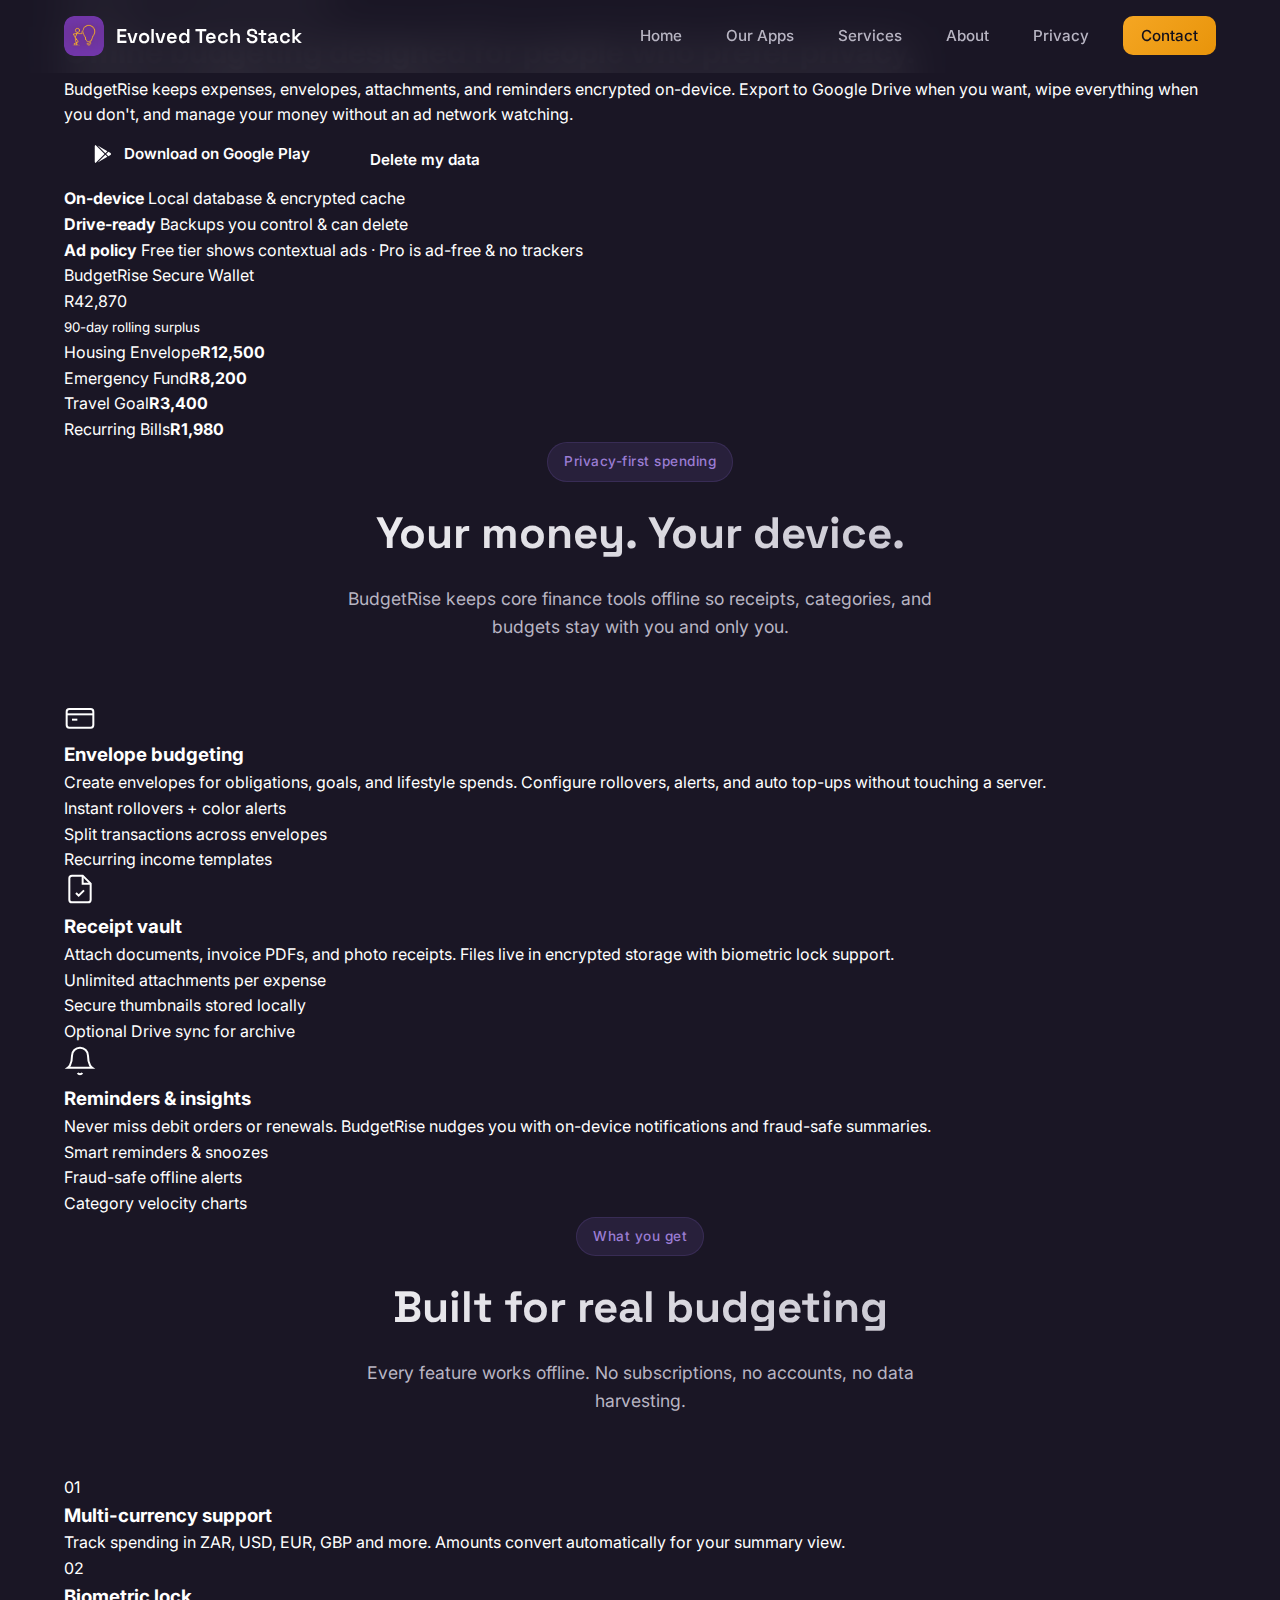
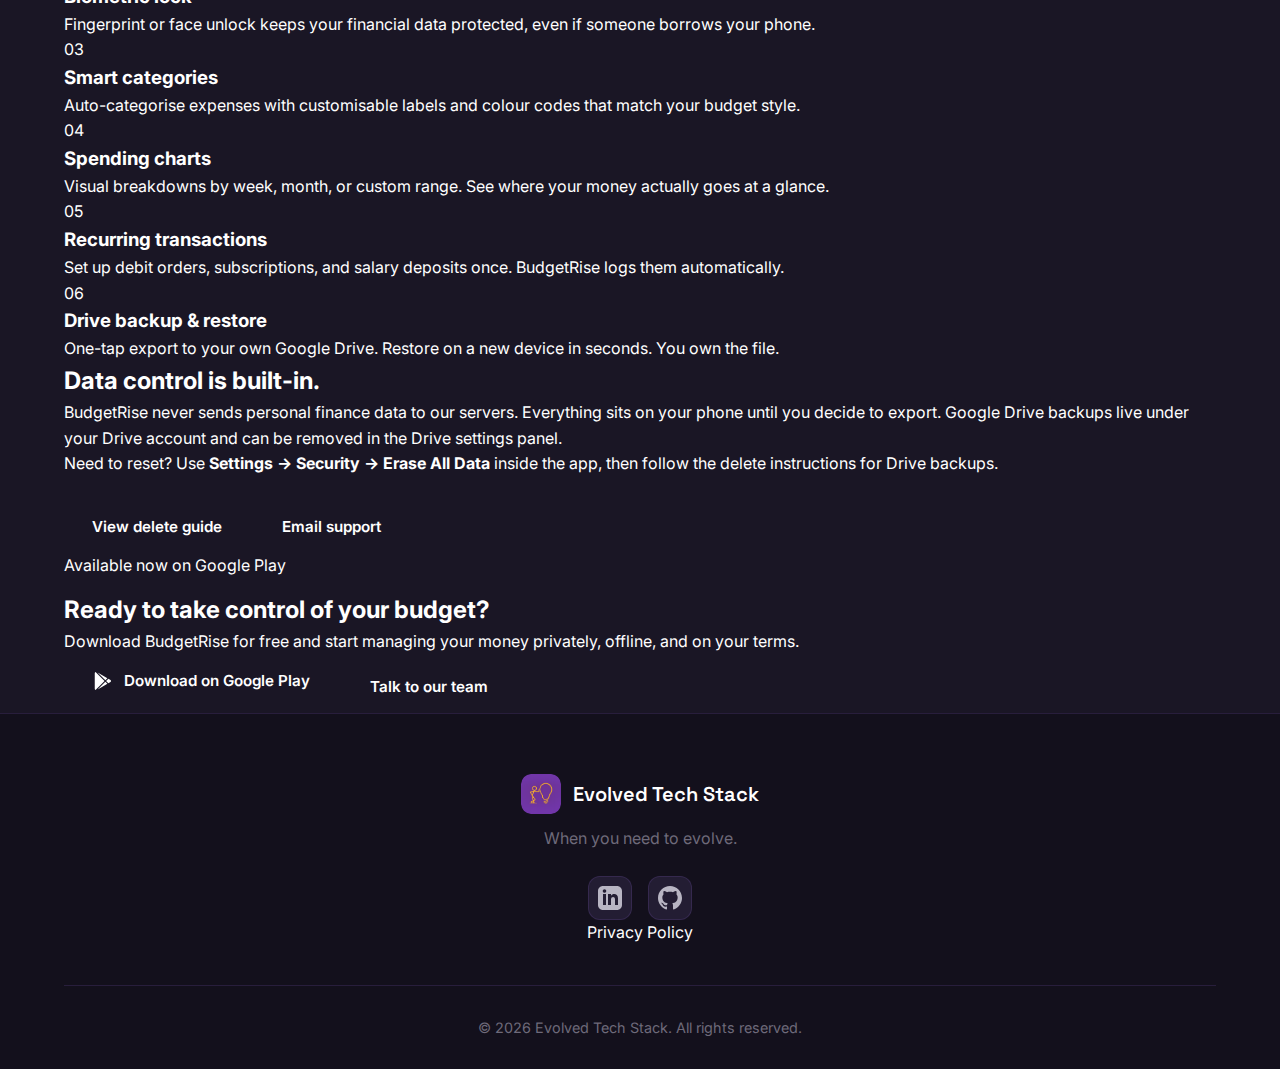
<file: app/budgetrise/index.html>
<!DOCTYPE html>
<html lang="en">
<head>
    <meta charset="UTF-8">
    <meta name="viewport" content="width=device-width, initial-scale=1.0">
    <title>BudgetRise | Private Offline Budgeting by Evolved Tech Stack</title>
    <meta name="description" content="BudgetRise is the offline-first personal finance companion from Evolved Tech Stack. Track envelopes, receipts, and savings without sharing data to the cloud.">
    <link rel="icon" type="image/png" href="../../Clean_icon.png">
    <link rel="preconnect" href="https://fonts.googleapis.com">
    <link rel="preconnect" href="https://fonts.gstatic.com" crossorigin>
    <link href="https://fonts.googleapis.com/css2?family=Inter:wght@300;400;500;600;700&family=Space+Grotesk:wght@500;600;700&display=swap" rel="stylesheet">
    <link rel="stylesheet" href="../../styles.css">
</head>
<body>
    <nav class="navbar" id="navbar">
        <div class="nav-container">
            <a href="../../index.html#home" class="nav-logo">
                <img src="../../Clean_icon.png" alt="Evolved Tech Stack Logo">
                <span>Evolved Tech Stack</span>
            </a>
            <button class="nav-toggle" id="nav-toggle" aria-label="Toggle navigation">
                <span></span>
                <span></span>
                <span></span>
            </button>
            <ul class="nav-menu" id="nav-menu">
                <li><a href="../../index.html#home" class="nav-link">Home</a></li>
                <li><a href="../../index.html#apps" class="nav-link">Our Apps</a></li>
                <li><a href="../../index.html#services" class="nav-link">Services</a></li>
                <li><a href="../../index.html#about" class="nav-link">About</a></li>
                <li><a href="../../privacy.html" class="nav-link">Privacy</a></li>
                <li><a href="../../index.html#contact" class="nav-link nav-cta">Contact</a></li>
            </ul>
        </div>
    </nav>

    <main class="budgetrise-page">
        <header class="budgetrise-hero" id="top">
            <div class="container">
                <div class="budgetrise-grid">
                    <div class="budgetrise-hero__text">
                        <span class="budgetrise-hero__badge">BudgetRise · by Evolved Tech Stack</span>
                        <h1>Offline budgeting designed for people who prefer privacy.</h1>
                        <p>BudgetRise keeps expenses, envelopes, attachments, and reminders encrypted on-device. Export to Google Drive when you want, wipe everything when you don't, and manage your money without an ad network watching.</p>
                        <div class="budgetrise-hero__buttons">
                            <a href="https://play.google.com/store/apps/details?id=com.ets.budgetrise" target="_blank" rel="noopener" class="btn btn-budgetrise">
                                <svg viewBox="0 0 24 24" width="22" height="22" fill="currentColor"><path d="M3,20.5V3.5C3,2.91 3.34,2.39 3.84,2.15L13.69,12L3.84,21.85C3.34,21.6 3,21.09 3,20.5M16.81,15.12L6.05,21.34L14.54,12.85L16.81,15.12M20.16,10.81C20.5,11.08 20.75,11.5 20.75,12C20.75,12.5 20.53,12.9 20.18,13.18L17.89,14.5L15.39,12L17.89,9.5L20.16,10.81M6.05,2.66L16.81,8.88L14.54,11.15L6.05,2.66Z"/></svg>
                                Download on Google Play
                            </a>
                            <a href="delete-data/index.html" class="btn btn-outline-budgetrise">Delete my data</a>
                        </div>
                        <div class="budgetrise-hero__metrics">
                            <div class="budgetrise-metric">
                                <strong>On-device</strong>
                                <span>Local database & encrypted cache</span>
                            </div>
                            <div class="budgetrise-metric">
                                <strong>Drive-ready</strong>
                                <span>Backups you control & can delete</span>
                            </div>
                            <div class="budgetrise-metric">
                                <strong>Ad policy</strong>
                                <span>Free tier shows contextual ads · Pro is ad-free & no trackers</span>
                            </div>
                        </div>
                    </div>
                    <div class="budgetrise-hero__visual" aria-hidden="true">
                        <div class="budgetrise-shell">
                            <header>
                                <span>BudgetRise</span>
                                <span>Secure Wallet</span>
                            </header>
                            <p class="budgetrise-balance">R42,870</p>
                            <small>90-day rolling surplus</small>
                            <ul class="budgetrise-hero-list">
                                <li><span>Housing Envelope</span><strong>R12,500</strong></li>
                                <li><span>Emergency Fund</span><strong>R8,200</strong></li>
                                <li><span>Travel Goal</span><strong>R3,400</strong></li>
                                <li><span>Recurring Bills</span><strong>R1,980</strong></li>
                            </ul>
                        </div>
                    </div>
                </div>
            </div>
        </header>

        <section class="budgetrise-section">
            <div class="container">
                <div class="section-header">
                    <span class="section-badge">Privacy-first spending</span>
                    <h2>Your money. Your device.</h2>
                    <p>BudgetRise keeps core finance tools offline so receipts, categories, and budgets stay with you and only you.</p>
                </div>
                <div class="budgetrise-pillars">
                    <article class="budgetrise-card">
                        <div class="budgetrise-card__icon">
                            <svg viewBox="0 0 24 24" width="32" height="32" fill="none" stroke="currentColor" stroke-width="1.5"><rect x="2" y="6" width="20" height="14" rx="2"/><path d="M2 10h20"/><path d="M6 14h4"/></svg>
                        </div>
                        <h3>Envelope budgeting</h3>
                        <p>Create envelopes for obligations, goals, and lifestyle spends. Configure rollovers, alerts, and auto top-ups without touching a server.</p>
                        <ul>
                            <li>Instant rollovers + color alerts</li>
                            <li>Split transactions across envelopes</li>
                            <li>Recurring income templates</li>
                        </ul>
                    </article>
                    <article class="budgetrise-card">
                        <div class="budgetrise-card__icon">
                            <svg viewBox="0 0 24 24" width="32" height="32" fill="none" stroke="currentColor" stroke-width="1.5"><path d="M14 2H6a2 2 0 0 0-2 2v16a2 2 0 0 0 2 2h12a2 2 0 0 0 2-2V8z"/><polyline points="14 2 14 8 20 8"/><path d="M9 15l2 2 4-4"/></svg>
                        </div>
                        <h3>Receipt vault</h3>
                        <p>Attach documents, invoice PDFs, and photo receipts. Files live in encrypted storage with biometric lock support.</p>
                        <ul>
                            <li>Unlimited attachments per expense</li>
                            <li>Secure thumbnails stored locally</li>
                            <li>Optional Drive sync for archive</li>
                        </ul>
                    </article>
                    <article class="budgetrise-card">
                        <div class="budgetrise-card__icon">
                            <svg viewBox="0 0 24 24" width="32" height="32" fill="none" stroke="currentColor" stroke-width="1.5"><path d="M18 8A6 6 0 0 0 6 8c0 7-3 9-3 9h18s-3-2-3-9"/><path d="M13.73 21a2 2 0 0 1-3.46 0"/></svg>
                        </div>
                        <h3>Reminders & insights</h3>
                        <p>Never miss debit orders or renewals. BudgetRise nudges you with on-device notifications and fraud-safe summaries.</p>
                        <ul>
                            <li>Smart reminders & snoozes</li>
                            <li>Fraud-safe offline alerts</li>
                            <li>Category velocity charts</li>
                        </ul>
                    </article>
                </div>
            </div>
        </section>

        <section class="budgetrise-section">
            <div class="container">
                <div class="section-header">
                    <span class="section-badge">What you get</span>
                    <h2>Built for real budgeting</h2>
                    <p>Every feature works offline. No subscriptions, no accounts, no data harvesting.</p>
                </div>
                <div class="budgetrise-features-grid">
                    <div class="budgetrise-feature-item">
                        <div class="budgetrise-feature-num">01</div>
                        <h3>Multi-currency support</h3>
                        <p>Track spending in ZAR, USD, EUR, GBP and more. Amounts convert automatically for your summary view.</p>
                    </div>
                    <div class="budgetrise-feature-item">
                        <div class="budgetrise-feature-num">02</div>
                        <h3>Biometric lock</h3>
                        <p>Fingerprint or face unlock keeps your financial data protected, even if someone borrows your phone.</p>
                    </div>
                    <div class="budgetrise-feature-item">
                        <div class="budgetrise-feature-num">03</div>
                        <h3>Smart categories</h3>
                        <p>Auto-categorise expenses with customisable labels and colour codes that match your budget style.</p>
                    </div>
                    <div class="budgetrise-feature-item">
                        <div class="budgetrise-feature-num">04</div>
                        <h3>Spending charts</h3>
                        <p>Visual breakdowns by week, month, or custom range. See where your money actually goes at a glance.</p>
                    </div>
                    <div class="budgetrise-feature-item">
                        <div class="budgetrise-feature-num">05</div>
                        <h3>Recurring transactions</h3>
                        <p>Set up debit orders, subscriptions, and salary deposits once. BudgetRise logs them automatically.</p>
                    </div>
                    <div class="budgetrise-feature-item">
                        <div class="budgetrise-feature-num">06</div>
                        <h3>Drive backup & restore</h3>
                        <p>One-tap export to your own Google Drive. Restore on a new device in seconds. You own the file.</p>
                    </div>
                </div>
            </div>
        </section>

        <section class="budgetrise-section">
            <div class="container">
                <div class="budgetrise-glow-box">
                    <h2>Data control is built-in.</h2>
                    <p>BudgetRise never sends personal finance data to our servers. Everything sits on your phone until you decide to export. Google Drive backups live under your Drive account and can be removed in the Drive settings panel.</p>
                    <p class="retention-note">Need to reset? Use <strong>Settings &rarr; Security &rarr; Erase All Data</strong> inside the app, then follow the <a href="delete-data/index.html">delete instructions</a> for Drive backups.</p>
                    <div class="cta-actions" style="margin-top:24px;">
                        <a href="delete-data/index.html" class="btn btn-budgetrise">View delete guide</a>
                        <a href="mailto:support@evolvedtechstack.com" class="btn btn-outline-budgetrise">Email support</a>
                    </div>
                </div>
            </div>
        </section>

        <section class="budgetrise-cta">
            <div class="container">
                <p class="budgetrise-hero__badge" style="margin-bottom:12px;">Available now on Google Play</p>
                <h2>Ready to take control of your budget?</h2>
                <p>Download BudgetRise for free and start managing your money privately, offline, and on your terms.</p>
                <div class="budgetrise-hero__buttons" style="justify-content:center;">
                    <a href="https://play.google.com/store/apps/details?id=com.ets.budgetrise" target="_blank" rel="noopener" class="btn btn-budgetrise">
                        <svg viewBox="0 0 24 24" width="22" height="22" fill="currentColor"><path d="M3,20.5V3.5C3,2.91 3.34,2.39 3.84,2.15L13.69,12L3.84,21.85C3.34,21.6 3,21.09 3,20.5M16.81,15.12L6.05,21.34L14.54,12.85L16.81,15.12M20.16,10.81C20.5,11.08 20.75,11.5 20.75,12C20.75,12.5 20.53,12.9 20.18,13.18L17.89,14.5L15.39,12L17.89,9.5L20.16,10.81M6.05,2.66L16.81,8.88L14.54,11.15L6.05,2.66Z"/></svg>
                        Download on Google Play
                    </a>
                    <a href="../../index.html#contact" class="btn btn-outline-budgetrise">Talk to our team</a>
                </div>
            </div>
        </section>
    </main>

    <footer class="footer">
        <div class="container">
            <div class="footer-content">
                <div class="footer-brand">
                    <img src="../../Clean_icon.png" alt="Evolved Tech Stack">
                    <span>Evolved Tech Stack</span>
                </div>
                <p class="footer-tagline">When you need to evolve.</p>
                <div class="footer-links">
                    <a href="https://linkedin.com/in/szarath-kumar" target="_blank" rel="noopener" aria-label="LinkedIn">
                        <svg viewBox="0 0 24 24" width="24" height="24" fill="currentColor"><path d="M19 0h-14c-2.761 0-5 2.239-5 5v14c0 2.761 2.239 5 5 5h14c2.762 0 5-2.239 5-5v-14c0-2.761-2.238-5-5-5zm-11 19h-3v-11h3v11zm-1.5-12.268c-.966 0-1.75-.79-1.75-1.764s.784-1.764 1.75-1.764 1.75.79 1.75 1.764-.783 1.764-1.75 1.764zm13.5 12.268h-3v-5.604c0-3.368-4-3.113-4 0v5.604h-3v-11h3v1.765c1.396-2.586 7-2.777 7 2.476v6.759z"/></svg>
                    </a>
                    <a href="https://github.com/szarath" target="_blank" rel="noopener" aria-label="GitHub">
                        <svg viewBox="0 0 24 24" width="24" height="24" fill="currentColor"><path d="M12 0c-6.626 0-12 5.373-12 12 0 5.302 3.438 9.8 8.207 11.387.599.111.793-.261.793-.577v-2.234c-3.338.726-4.033-1.416-4.033-1.416-.546-1.387-1.333-1.756-1.333-1.756-1.089-.745.083-.729.083-.729 1.205.084 1.839 1.237 1.839 1.237 1.07 1.834 2.807 1.304 3.492.997.107-.775.418-1.305.762-1.604-2.665-.305-5.467-1.334-5.467-5.931 0-1.311.469-2.381 1.236-3.221-.124-.303-.535-1.524.117-3.176 0 0 1.008-.322 3.301 1.23.957-.266 1.983-.399 3.003-.404 1.02.005 2.047.138 3.006.404 2.291-1.552 3.297-1.23 3.297-1.23.653 1.653.242 2.874.118 3.176.77.84 1.235 1.911 1.235 3.221 0 4.609-2.807 5.624-5.479 5.921.43.372.823 1.102.823 2.222v3.293c0 .319.192.694.801.576 4.765-1.589 8.199-6.086 8.199-11.386 0-6.627-5.373-12-12-12z"/></svg>
                    </a>
                </div>
                <div class="footer-legal">
                    <a href="../../privacy.html">Privacy Policy</a>
                </div>
            </div>
            <div class="footer-bottom">
                <p>&copy; 2026 Evolved Tech Stack. All rights reserved.</p>
            </div>
        </div>
    </footer>

    <script src="../../script.js"></script>
</body>
</html>
</file>
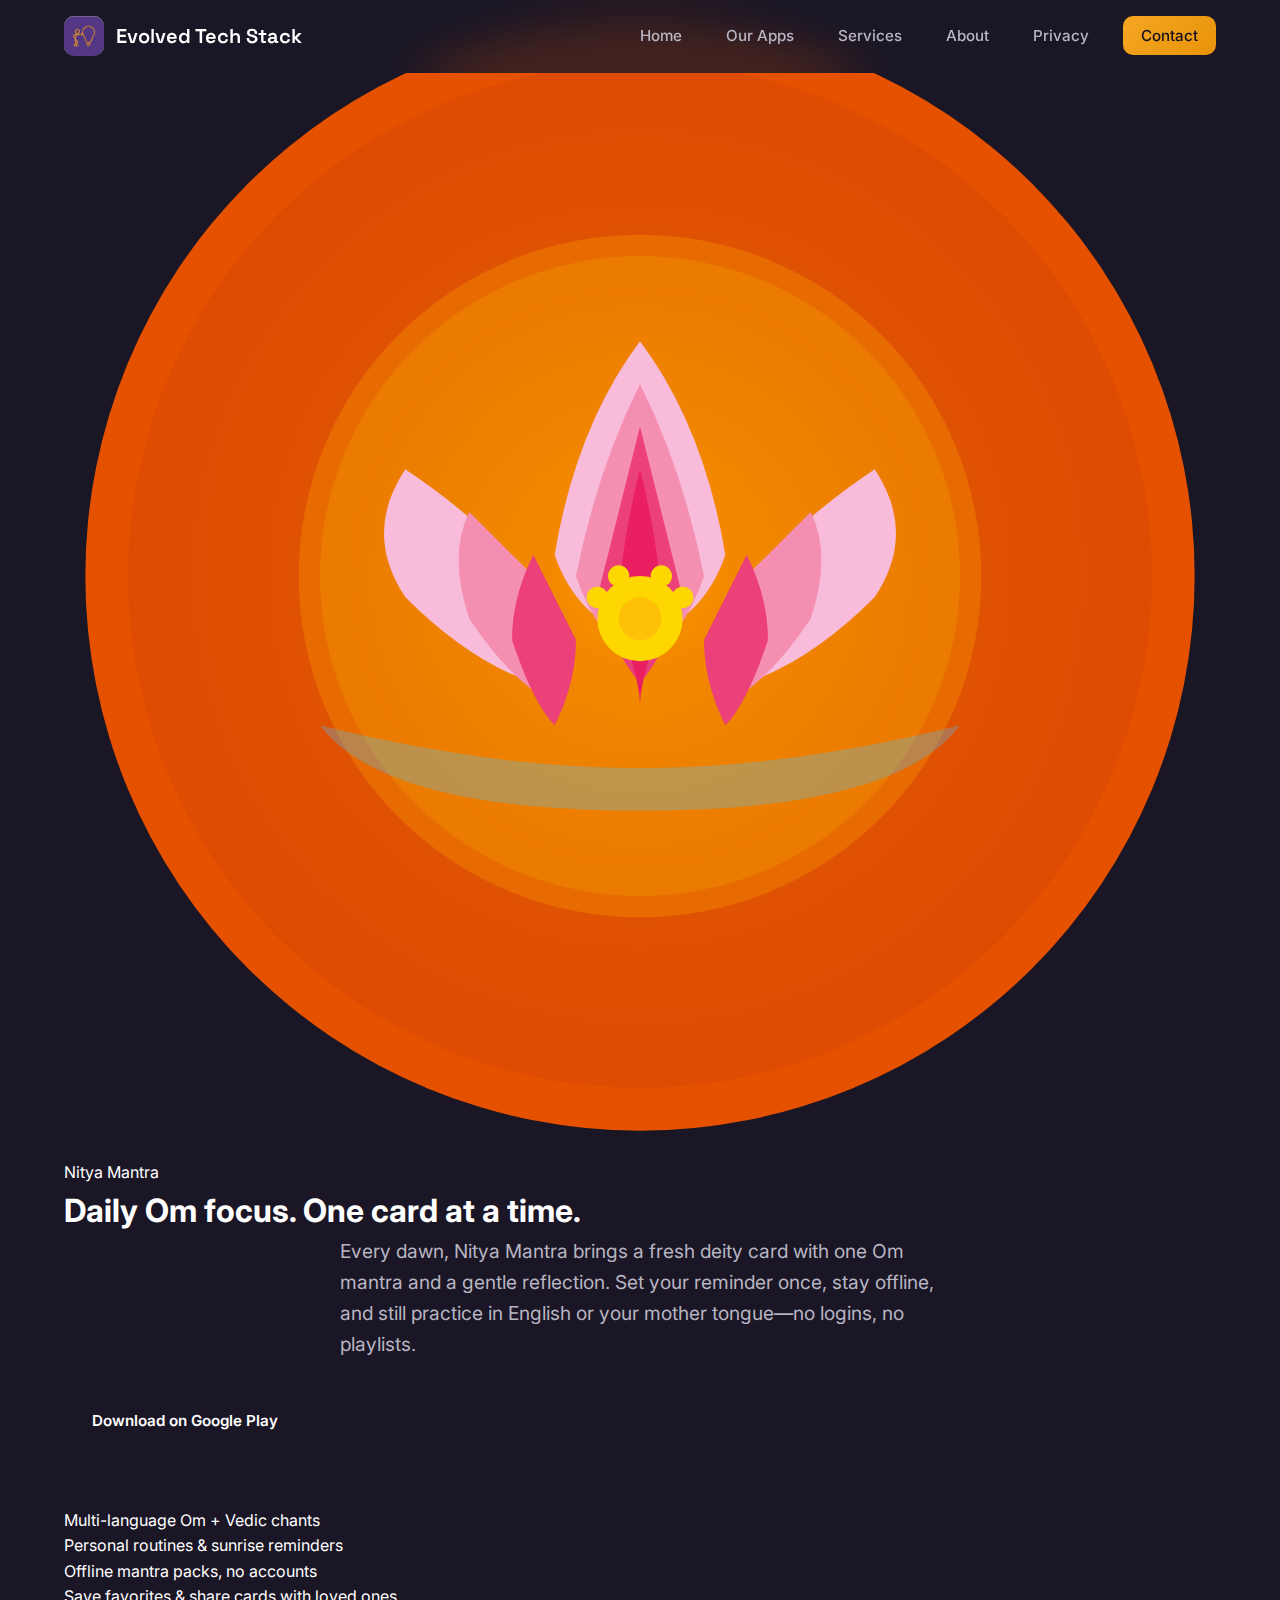
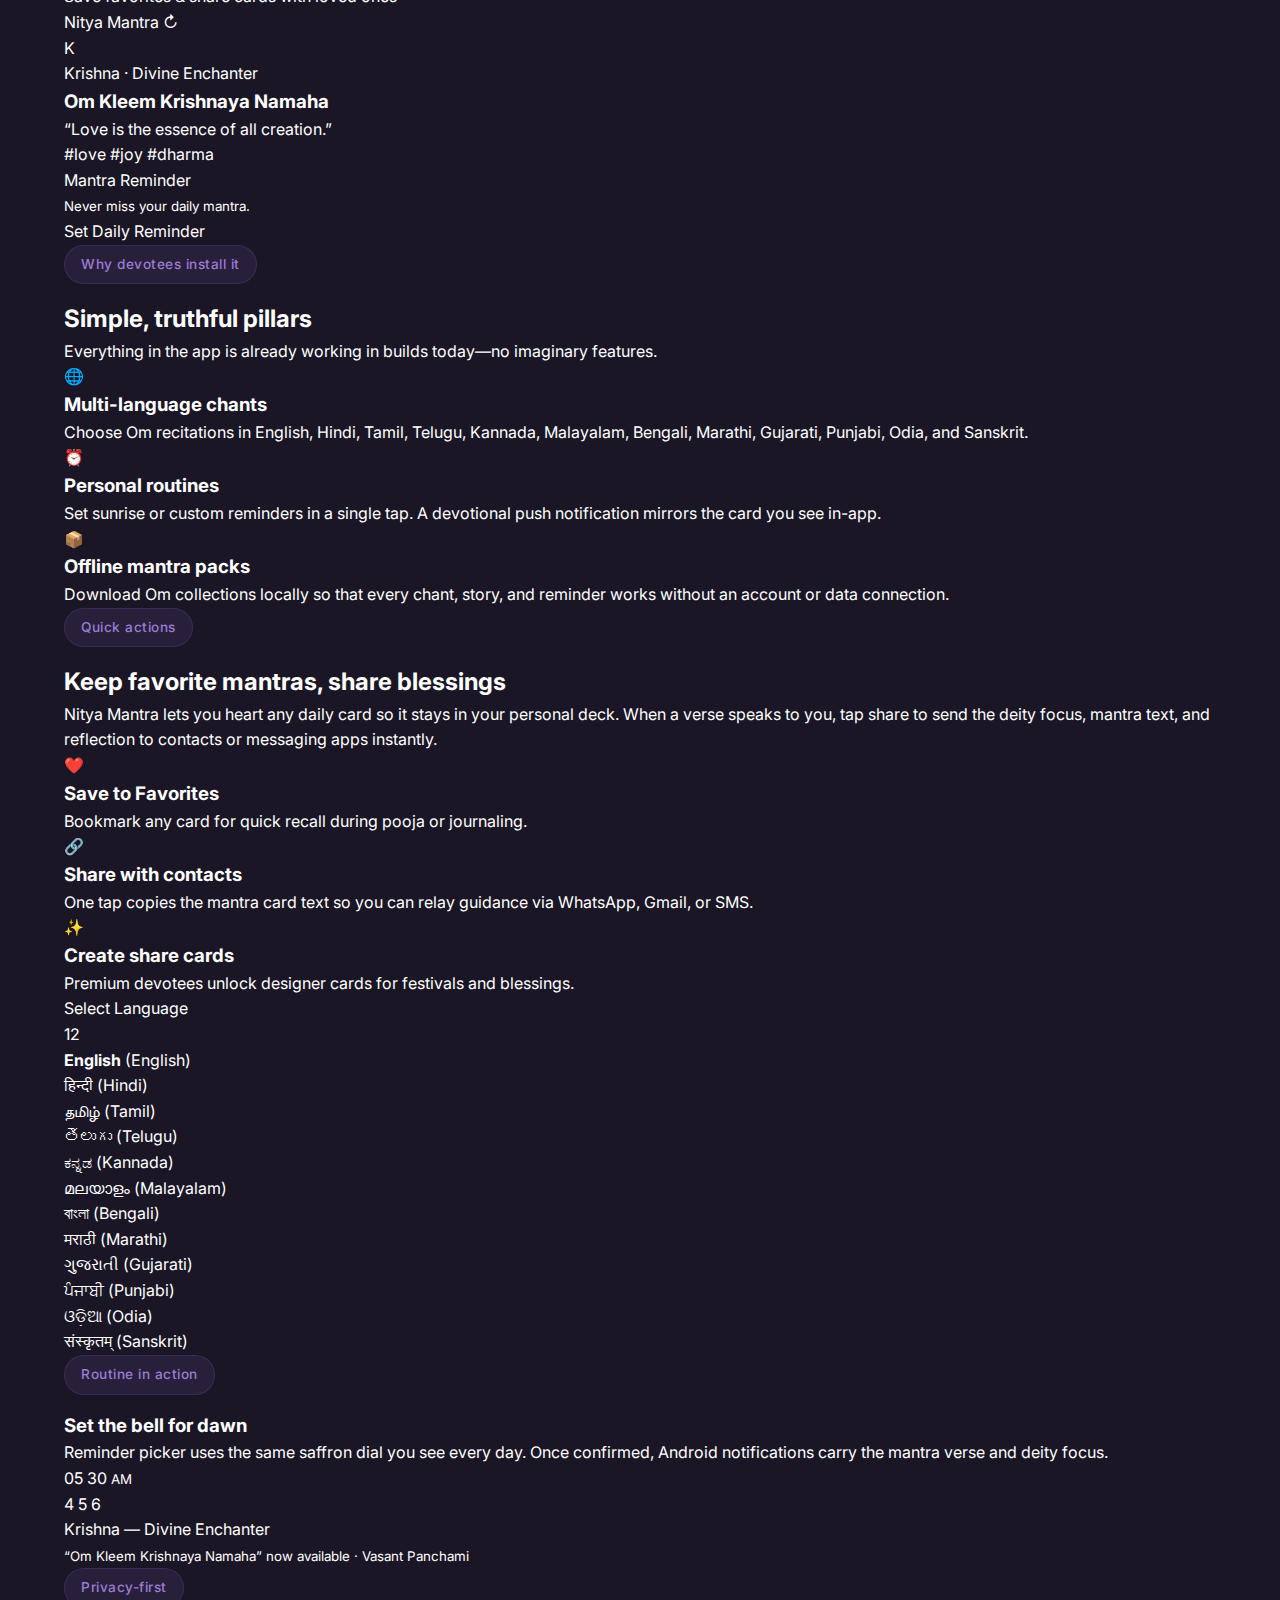
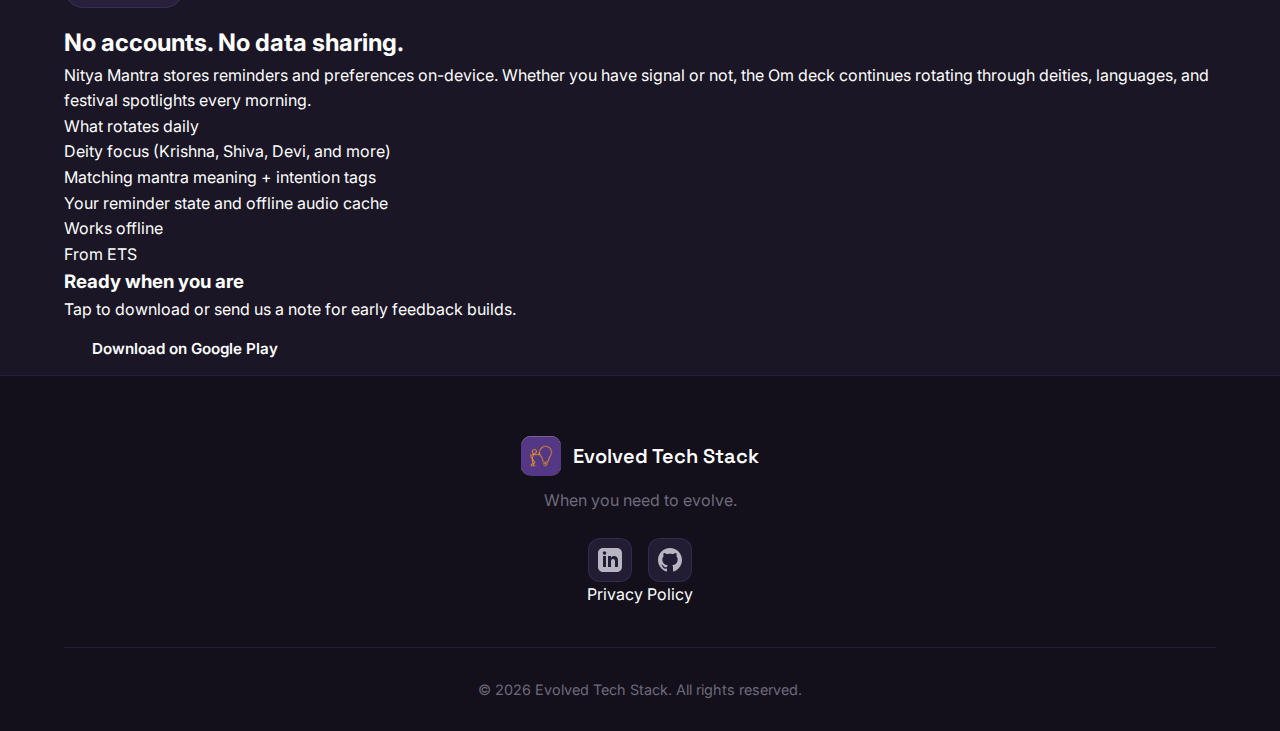
<file: app/nityamantra/index.html>
<!DOCTYPE html>
<html lang="en">
<head>
    <meta charset="UTF-8">
    <meta name="viewport" content="width=device-width, initial-scale=1.0">
    <title>Nitya Mantra | Evolved Tech Stack</title>
    <meta name="description" content="Nitya Mantra – daily mantra library and meditation companion by Evolved Tech Stack.">
    <link rel="icon" type="image/jpeg" href="../../Logo.jpeg">
    <link rel="preconnect" href="https://fonts.googleapis.com">
    <link rel="preconnect" href="https://fonts.gstatic.com" crossorigin>
    <link href="https://fonts.googleapis.com/css2?family=Inter:wght@300;400;500;600;700&family=Space+Grotesk:wght@500;600;700&family=Marcellus&family=Manrope:wght@400;500;600;700&display=swap" rel="stylesheet">
    <link rel="stylesheet" href="../../styles.css">
</head>
<body>
    <nav class="navbar" id="navbar">
        <div class="nav-container">
            <a href="../../index.html#home" class="nav-logo">
                <img src="../../Logo.jpeg" alt="Evolved Tech Stack Logo">
                <span>Evolved Tech Stack</span>
            </a>
            <button class="nav-toggle" id="nav-toggle" aria-label="Toggle navigation">
                <span></span>
                <span></span>
                <span></span>
            </button>
            <ul class="nav-menu" id="nav-menu">
                <li><a href="../../index.html#home" class="nav-link">Home</a></li>
                <li><a href="../../index.html#apps" class="nav-link">Our Apps</a></li>
                <li><a href="../../index.html#services" class="nav-link">Services</a></li>
                <li><a href="../../index.html#about" class="nav-link">About</a></li>
                <li><a href="../../privacy.html" class="nav-link">Privacy</a></li>
                <li><a href="../../index.html#contact" class="nav-link nav-cta">Contact</a></li>
            </ul>
        </div>
    </nav>

    <main class="nitya-page">
        <header class="nitya-hero" id="top">
            <div class="nitya-hero__pattern" aria-hidden="true">
                <span class="petal petal-1"></span>
                <span class="petal petal-2"></span>
                <span class="petal petal-3"></span>
            </div>
            <div class="container nitya-hero__grid">
                <div class="nitya-hero__text">
                    <div class="nitya-hero__logo" aria-hidden="true">
                        <img src="lotus-icon.svg" alt="Nitya Mantra lotus icon">
                    </div>
                    <p class="nitya-hero__eyebrow">Nitya Mantra</p>
                    <h1>Daily Om focus. One card at a time.</h1>
                    <p class="hero-subtitle">Every dawn, Nitya Mantra brings a fresh deity card with one Om mantra and a gentle reflection. Set your reminder once, stay offline, and still practice in English or your mother tongue—no logins, no playlists.</p>
                    <div class="hero-buttons">
                        <a class="btn btn-lotus" href="https://play.google.com/store/apps/details?id=com.ets.nityamantra" target="_blank" rel="noopener">Download on Google Play</a>
                    </div>
                    <ul class="hero-highlights">
                        <li>Multi-language Om + Vedic chants</li>
                        <li>Personal routines & sunrise reminders</li>
                        <li>Offline mantra packs, no accounts</li>
                        <li>Save favorites & share cards with loved ones</li>
                    </ul>
                </div>
                <div class="nitya-hero__visual" aria-hidden="true">
                    <div class="app-shell">
                        <div class="app-header">
                            <span class="app-title">Nitya Mantra</span>
                            <span class="refresh-icon">↻</span>
                        </div>
                        <div class="mantra-card">
                            <div class="avatar">K</div>
                            <p class="mantra-hint">Krishna · Divine Enchanter</p>
                            <h3>Om Kleem Krishnaya Namaha</h3>
                            <p class="mantra-meaning">“Love is the essence of all creation.”</p>
                            <div class="tag-row">
                                <span>#love</span>
                                <span>#joy</span>
                                <span>#dharma</span>
                            </div>
                        </div>
                        <div class="reminder-banner">
                            <div>
                                <p>Mantra Reminder</p>
                                <small>Never miss your daily mantra.</small>
                            </div>
                            <span class="cta-pill">Set Daily Reminder</span>
                        </div>
                    </div>
                </div>
            </div>
        </header>

        <section class="nitya-section nitya-pillars" id="features">
            <div class="container">
                <div class="nitya-section-heading">
                    <p class="section-badge">Why devotees install it</p>
                    <h2>Simple, truthful pillars</h2>
                    <p>Everything in the app is already working in builds today—no imaginary features.</p>
                </div>
                <div class="pillar-grid">
                    <article class="pillar-card">
                        <span class="pillar-icon">🌐</span>
                        <h3>Multi-language chants</h3>
                        <p>Choose Om recitations in English, Hindi, Tamil, Telugu, Kannada, Malayalam, Bengali, Marathi, Gujarati, Punjabi, Odia, and Sanskrit.</p>
                    </article>
                    <article class="pillar-card">
                        <span class="pillar-icon">⏰</span>
                        <h3>Personal routines</h3>
                        <p>Set sunrise or custom reminders in a single tap. A devotional push notification mirrors the card you see in-app.</p>
                    </article>
                    <article class="pillar-card">
                        <span class="pillar-icon">📦</span>
                        <h3>Offline mantra packs</h3>
                        <p>Download Om collections locally so that every chant, story, and reminder works without an account or data connection.</p>
                    </article>
                </div>
            </div>
        </section>

        <section class="nitya-section nitya-actions">
            <div class="container quick-actions">
                <div class="quick-copy">
                    <p class="section-badge">Quick actions</p>
                    <h2>Keep favorite mantras, share blessings</h2>
                    <p>Nitya Mantra lets you heart any daily card so it stays in your personal deck. When a verse speaks to you, tap share to send the deity focus, mantra text, and reflection to contacts or messaging apps instantly.</p>
                </div>
                <div class="quick-card">
                    <div class="quick-row">
                        <div class="quick-icon">❤️</div>
                        <div>
                            <h3>Save to Favorites</h3>
                            <p>Bookmark any card for quick recall during pooja or journaling.</p>
                        </div>
                    </div>
                    <div class="quick-row">
                        <div class="quick-icon">🔗</div>
                        <div>
                            <h3>Share with contacts</h3>
                            <p>One tap copies the mantra card text so you can relay guidance via WhatsApp, Gmail, or SMS.</p>
                        </div>
                    </div>
                    <div class="quick-row">
                        <div class="quick-icon">✨</div>
                        <div>
                            <h3>Create share cards</h3>
                            <p>Premium devotees unlock designer cards for festivals and blessings.</p>
                        </div>
                    </div>
                </div>
            </div>
        </section>

        <section class="nitya-section nitya-screens">
            <div class="container">
                <div class="screen-grid">
                    <article class="screen-card language-card">
                        <header>
                            <p>Select Language</p>
                            <span class="language-count">12</span>
                        </header>
                        <ul>
                            <li><strong>English</strong> (English)</li>
                            <li>हिन्दी (Hindi)</li>
                            <li>தமிழ் (Tamil)</li>
                            <li>తెలుగు (Telugu)</li>
                            <li>ಕನ್ನಡ (Kannada)</li>
                            <li>മലയാളം (Malayalam)</li>
                            <li>বাংলা (Bengali)</li>
                            <li>मराठी (Marathi)</li>
                            <li>ગુજરાતી (Gujarati)</li>
                            <li>ਪੰਜਾਬੀ (Punjabi)</li>
                            <li>ଓଡ଼ିଆ (Odia)</li>
                            <li>संस्कृतम् (Sanskrit)</li>
                        </ul>
                    </article>
                    <article class="screen-card reminder-card">
                        <p class="section-badge">Routine in action</p>
                        <h3>Set the bell for dawn</h3>
                        <p>Reminder picker uses the same saffron dial you see every day. Once confirmed, Android notifications carry the mantra verse and deity focus.</p>
                        <div class="time-picker">
                            <div class="time-value">
                                <span>05</span>
                                <span>30</span>
                                <small>AM</small>
                            </div>
                            <div class="time-wheel">
                                <span>4</span>
                                <span>5</span>
                                <span class="active">6</span>
                            </div>
                        </div>
                        <div class="notification-preview">
                            <p>Krishna — Divine Enchanter</p>
                            <small>“Om Kleem Krishnaya Namaha” now available · Vasant Panchami</small>
                        </div>
                    </article>
                </div>
            </div>
        </section>

        <section class="nitya-section nitya-offline">
            <div class="container offline-grid">
                <div>
                    <p class="section-badge">Privacy-first</p>
                    <h2>No accounts. No data sharing.</h2>
                    <p>Nitya Mantra stores reminders and preferences on-device. Whether you have signal or not, the Om deck continues rotating through deities, languages, and festival spotlights every morning.</p>
                </div>
                <div class="offline-card">
                    <p>What rotates daily</p>
                    <ul>
                        <li>Deity focus (Krishna, Shiva, Devi, and more)</li>
                        <li>Matching mantra meaning + intention tags</li>
                        <li>Your reminder state and offline audio cache</li>
                    </ul>
                    <span class="offline-tag">Works offline</span>
                </div>
            </div>
        </section>

        <section class="nitya-section nitya-cta">
            <div class="container">
                <div class="cta-card">
                    <div>
                        <p class="cta-eyebrow">From ETS</p>
                        <h3>Ready when you are</h3>
                        <p>Tap to download or send us a note for early feedback builds.</p>
                    </div>
                    <div class="cta-actions">
                        <a class="btn btn-lotus" href="https://play.google.com/store/apps/details?id=com.ets.nityamantra" target="_blank" rel="noopener">Download on Google Play</a>
                    </div>
                </div>
            </div>
        </section>
    </main>

    <footer class="footer">
        <div class="container">
            <div class="footer-content">
                <div class="footer-brand">
                    <img src="../../Logo.jpeg" alt="Evolved Tech Stack">
                    <span>Evolved Tech Stack</span>
                </div>
                <p class="footer-tagline">When you need to evolve.</p>
                <div class="footer-links">
                    <a href="https://linkedin.com/in/szarath-kumar" target="_blank" rel="noopener" aria-label="LinkedIn">
                        <svg viewBox="0 0 24 24" width="24" height="24" fill="currentColor"><path d="M19 0h-14c-2.761 0-5 2.239-5 5v14c0 2.761 2.239 5 5 5h14c2.762 0 5-2.239 5-5v-14c0-2.761-2.238-5-5-5zm-11 19h-3v-11h3v11zm-1.5-12.268c-.966 0-1.75-.79-1.75-1.764s.784-1.764 1.75-1.764 1.75.79 1.75 1.764-.783 1.764-1.75 1.764zm13.5 12.268h-3v-5.604c0-3.368-4-3.113-4 0v5.604h-3v-11h3v1.765c1.396-2.586 7-2.777 7 2.476v6.759z"/></svg>
                    </a>
                    <a href="https://github.com/szarath" target="_blank" rel="noopener" aria-label="GitHub">
                        <svg viewBox="0 0 24 24" width="24" height="24" fill="currentColor"><path d="M12 0c-6.626 0-12 5.373-12 12 0 5.302 3.438 9.8 8.207 11.387.599.111.793-.261.793-.577v-2.234c-3.338.726-4.033-1.416-4.033-1.416-.546-1.387-1.333-1.756-1.333-1.756-1.089-.745.083-.729.083-.729 1.205.084 1.839 1.237 1.839 1.237 1.07 1.834 2.807 1.304 3.492.997.107-.775.418-1.305.762-1.604-2.665-.305-5.467-1.334-5.467-5.931 0-1.311.469-2.381 1.236-3.221-.124-.303-.535-1.524.117-3.176 0 0 1.008-.322 3.301 1.23.957-.266 1.983-.399 3.003-.404 1.02.005 2.047.138 3.006.404 2.291-1.552 3.297-1.23 3.297-1.23.653 1.653.242 2.874.118 3.176.77.84 1.235 1.911 1.235 3.221 0 4.609-2.807 5.624-5.479 5.921.43.372.823 1.102.823 2.222v3.293c0 .319.192.694.801.576 4.765-1.589 8.199-6.086 8.199-11.386 0-6.627-5.373-12-12-12z"/></svg>
                    </a>
                </div>
                <div class="footer-legal">
                    <a href="../../privacy.html">Privacy Policy</a>
                </div>
            </div>
            <div class="footer-bottom">
                <p>&copy; 2026 Evolved Tech Stack. All rights reserved.</p>
            </div>
        </div>
    </footer>

    <script src="../../script.js"></script>
</body>
</html>
</file>
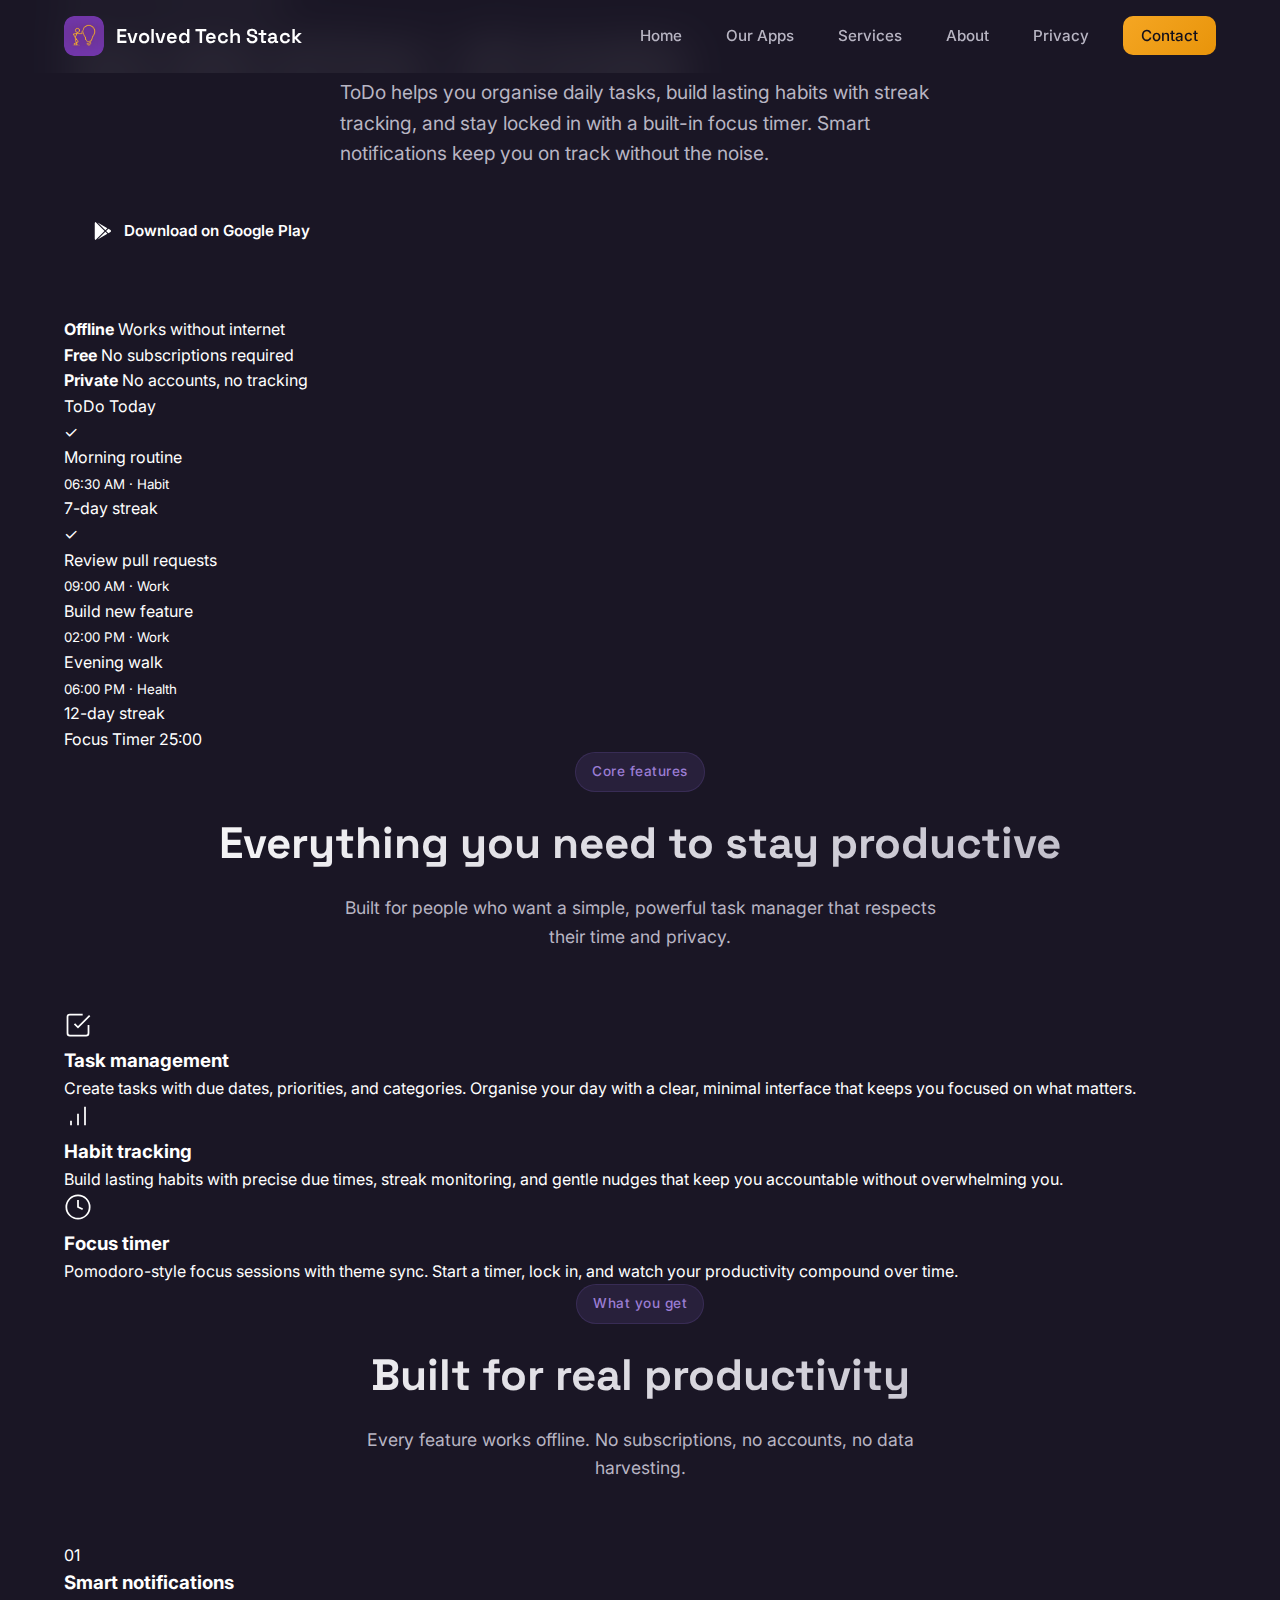
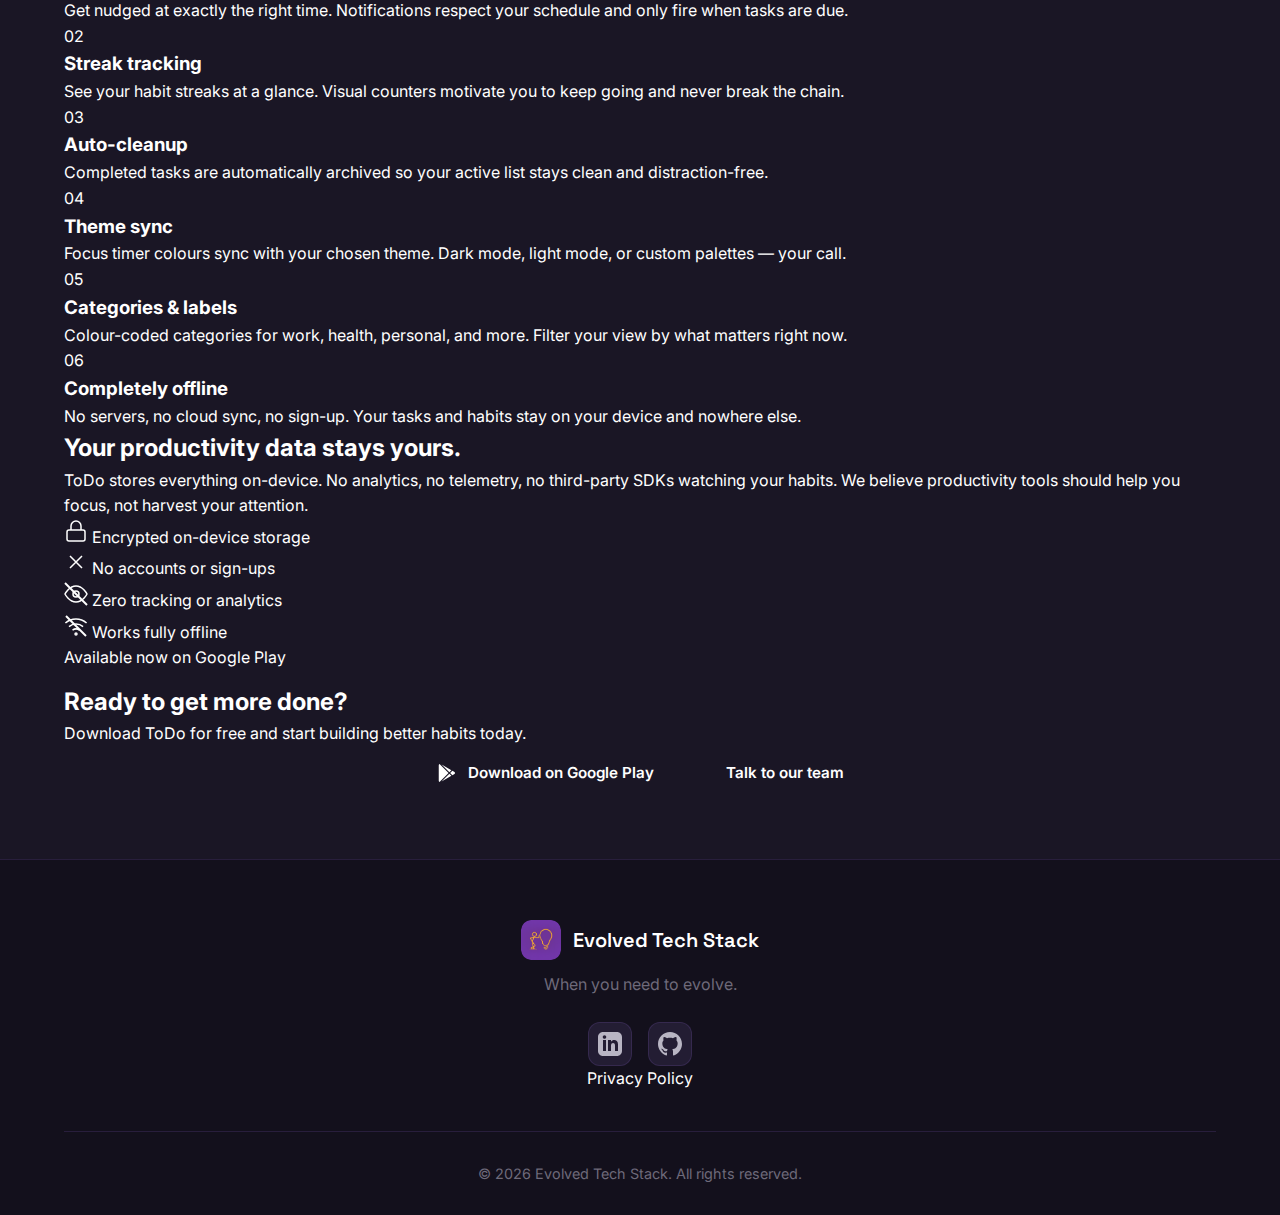
<file: app/todo/index.html>
<!DOCTYPE html>
<html lang="en">
<head>
    <meta charset="UTF-8">
    <meta name="viewport" content="width=device-width, initial-scale=1.0">
    <title>ToDo | Task Management & Habit Tracker by Evolved Tech Stack</title>
    <meta name="description" content="ToDo by Evolved Tech Stack — a powerful task management app with habit tracking, streak monitoring, focus timer, and smart notifications. Stay organized and build lasting habits.">
    <link rel="icon" type="image/png" href="../../Clean_icon.png">
    <link rel="preconnect" href="https://fonts.googleapis.com">
    <link rel="preconnect" href="https://fonts.gstatic.com" crossorigin>
    <link href="https://fonts.googleapis.com/css2?family=Inter:wght@300;400;500;600;700&family=Space+Grotesk:wght@500;600;700&display=swap" rel="stylesheet">
    <link rel="stylesheet" href="../../styles.css">
</head>
<body>
    <nav class="navbar" id="navbar">
        <div class="nav-container">
            <a href="../../index.html#home" class="nav-logo">
                <img src="../../Clean_icon.png" alt="Evolved Tech Stack Logo">
                <span>Evolved Tech Stack</span>
            </a>
            <button class="nav-toggle" id="nav-toggle" aria-label="Toggle navigation">
                <span></span>
                <span></span>
                <span></span>
            </button>
            <ul class="nav-menu" id="nav-menu">
                <li><a href="../../index.html#home" class="nav-link">Home</a></li>
                <li><a href="../../index.html#apps" class="nav-link">Our Apps</a></li>
                <li><a href="../../index.html#services" class="nav-link">Services</a></li>
                <li><a href="../../index.html#about" class="nav-link">About</a></li>
                <li><a href="../../privacy.html" class="nav-link">Privacy</a></li>
                <li><a href="../../index.html#contact" class="nav-link nav-cta">Contact</a></li>
            </ul>
        </div>
    </nav>

    <main class="todo-page">
        <header class="todo-hero" id="top">
            <div class="todo-hero__glow" aria-hidden="true"></div>
            <div class="container todo-hero__grid">
                <div class="todo-hero__text">
                    <span class="todo-hero__badge">ToDo · by Evolved Tech Stack</span>
                    <h1>Tasks, habits, and focus — all in one place.</h1>
                    <p class="hero-subtitle">ToDo helps you organise daily tasks, build lasting habits with streak tracking, and stay locked in with a built-in focus timer. Smart notifications keep you on track without the noise.</p>
                    <div class="hero-buttons">
                        <a class="btn btn-todo" href="https://play.google.com/store/apps/details?id=com.ets.todo" target="_blank" rel="noopener">
                            <svg viewBox="0 0 24 24" width="22" height="22" fill="currentColor"><path d="M3,20.5V3.5C3,2.91 3.34,2.39 3.84,2.15L13.69,12L3.84,21.85C3.34,21.6 3,21.09 3,20.5M16.81,15.12L6.05,21.34L14.54,12.85L16.81,15.12M20.16,10.81C20.5,11.08 20.75,11.5 20.75,12C20.75,12.5 20.53,12.9 20.18,13.18L17.89,14.5L15.39,12L17.89,9.5L20.16,10.81M6.05,2.66L16.81,8.88L14.54,11.15L6.05,2.66Z"/></svg>
                            Download on Google Play
                        </a>
                    </div>
                    <div class="todo-hero__metrics">
                        <div class="todo-metric">
                            <strong>Offline</strong>
                            <span>Works without internet</span>
                        </div>
                        <div class="todo-metric">
                            <strong>Free</strong>
                            <span>No subscriptions required</span>
                        </div>
                        <div class="todo-metric">
                            <strong>Private</strong>
                            <span>No accounts, no tracking</span>
                        </div>
                    </div>
                </div>
                <div class="todo-hero__visual" aria-hidden="true">
                    <div class="todo-shell">
                        <header>
                            <span>ToDo</span>
                            <span>Today</span>
                        </header>
                        <div class="todo-shell__tasks">
                            <div class="todo-shell__task done">
                                <span class="todo-shell__check checked">&#10003;</span>
                                <div>
                                    <p>Morning routine</p>
                                    <small>06:30 AM · Habit</small>
                                </div>
                                <span class="todo-shell__streak">7-day streak</span>
                            </div>
                            <div class="todo-shell__task done">
                                <span class="todo-shell__check checked">&#10003;</span>
                                <div>
                                    <p>Review pull requests</p>
                                    <small>09:00 AM · Work</small>
                                </div>
                            </div>
                            <div class="todo-shell__task">
                                <span class="todo-shell__check"></span>
                                <div>
                                    <p>Build new feature</p>
                                    <small>02:00 PM · Work</small>
                                </div>
                            </div>
                            <div class="todo-shell__task">
                                <span class="todo-shell__check"></span>
                                <div>
                                    <p>Evening walk</p>
                                    <small>06:00 PM · Health</small>
                                </div>
                                <span class="todo-shell__streak">12-day streak</span>
                            </div>
                        </div>
                        <div class="todo-shell__timer">
                            <span>Focus Timer</span>
                            <span class="todo-shell__time">25:00</span>
                        </div>
                    </div>
                </div>
            </div>
        </header>

        <section class="todo-section todo-pillars">
            <div class="container">
                <div class="section-header">
                    <span class="section-badge">Core features</span>
                    <h2>Everything you need to stay productive</h2>
                    <p>Built for people who want a simple, powerful task manager that respects their time and privacy.</p>
                </div>
                <div class="todo-pillar-grid">
                    <article class="todo-pillar-card">
                        <div class="todo-pillar-icon">
                            <svg viewBox="0 0 24 24" width="28" height="28" fill="none" stroke="currentColor" stroke-width="1.5"><path d="M9 11l3 3L22 4"/><path d="M21 12v7a2 2 0 0 1-2 2H5a2 2 0 0 1-2-2V5a2 2 0 0 1 2-2h11"/></svg>
                        </div>
                        <h3>Task management</h3>
                        <p>Create tasks with due dates, priorities, and categories. Organise your day with a clear, minimal interface that keeps you focused on what matters.</p>
                    </article>
                    <article class="todo-pillar-card">
                        <div class="todo-pillar-icon">
                            <svg viewBox="0 0 24 24" width="28" height="28" fill="none" stroke="currentColor" stroke-width="1.5"><path d="M12 20V10"/><path d="M18 20V4"/><path d="M6 20v-4"/></svg>
                        </div>
                        <h3>Habit tracking</h3>
                        <p>Build lasting habits with precise due times, streak monitoring, and gentle nudges that keep you accountable without overwhelming you.</p>
                    </article>
                    <article class="todo-pillar-card">
                        <div class="todo-pillar-icon">
                            <svg viewBox="0 0 24 24" width="28" height="28" fill="none" stroke="currentColor" stroke-width="1.5"><circle cx="12" cy="12" r="10"/><polyline points="12 6 12 12 16 14"/></svg>
                        </div>
                        <h3>Focus timer</h3>
                        <p>Pomodoro-style focus sessions with theme sync. Start a timer, lock in, and watch your productivity compound over time.</p>
                    </article>
                </div>
            </div>
        </section>

        <section class="todo-section todo-features">
            <div class="container">
                <div class="section-header">
                    <span class="section-badge">What you get</span>
                    <h2>Built for real productivity</h2>
                    <p>Every feature works offline. No subscriptions, no accounts, no data harvesting.</p>
                </div>
                <div class="todo-features-grid">
                    <div class="todo-feature-item">
                        <div class="todo-feature-num">01</div>
                        <h3>Smart notifications</h3>
                        <p>Get nudged at exactly the right time. Notifications respect your schedule and only fire when tasks are due.</p>
                    </div>
                    <div class="todo-feature-item">
                        <div class="todo-feature-num">02</div>
                        <h3>Streak tracking</h3>
                        <p>See your habit streaks at a glance. Visual counters motivate you to keep going and never break the chain.</p>
                    </div>
                    <div class="todo-feature-item">
                        <div class="todo-feature-num">03</div>
                        <h3>Auto-cleanup</h3>
                        <p>Completed tasks are automatically archived so your active list stays clean and distraction-free.</p>
                    </div>
                    <div class="todo-feature-item">
                        <div class="todo-feature-num">04</div>
                        <h3>Theme sync</h3>
                        <p>Focus timer colours sync with your chosen theme. Dark mode, light mode, or custom palettes — your call.</p>
                    </div>
                    <div class="todo-feature-item">
                        <div class="todo-feature-num">05</div>
                        <h3>Categories & labels</h3>
                        <p>Colour-coded categories for work, health, personal, and more. Filter your view by what matters right now.</p>
                    </div>
                    <div class="todo-feature-item">
                        <div class="todo-feature-num">06</div>
                        <h3>Completely offline</h3>
                        <p>No servers, no cloud sync, no sign-up. Your tasks and habits stay on your device and nowhere else.</p>
                    </div>
                </div>
            </div>
        </section>

        <section class="todo-section todo-privacy">
            <div class="container">
                <div class="todo-glow-box">
                    <h2>Your productivity data stays yours.</h2>
                    <p>ToDo stores everything on-device. No analytics, no telemetry, no third-party SDKs watching your habits. We believe productivity tools should help you focus, not harvest your attention.</p>
                    <div class="todo-privacy-grid">
                        <div class="todo-privacy-item">
                            <svg viewBox="0 0 24 24" width="24" height="24" fill="none" stroke="currentColor" stroke-width="1.5"><rect x="3" y="11" width="18" height="11" rx="2" ry="2"/><path d="M7 11V7a5 5 0 0 1 10 0v4"/></svg>
                            <span>Encrypted on-device storage</span>
                        </div>
                        <div class="todo-privacy-item">
                            <svg viewBox="0 0 24 24" width="24" height="24" fill="none" stroke="currentColor" stroke-width="1.5"><path d="M18 6L6 18M6 6l12 12"/></svg>
                            <span>No accounts or sign-ups</span>
                        </div>
                        <div class="todo-privacy-item">
                            <svg viewBox="0 0 24 24" width="24" height="24" fill="none" stroke="currentColor" stroke-width="1.5"><path d="M1 12s4-8 11-8 11 8 11 8-4 8-11 8-11-8-11-8z"/><circle cx="12" cy="12" r="3"/><path d="M1 1l22 22" stroke-width="2"/></svg>
                            <span>Zero tracking or analytics</span>
                        </div>
                        <div class="todo-privacy-item">
                            <svg viewBox="0 0 24 24" width="24" height="24" fill="none" stroke="currentColor" stroke-width="1.5"><path d="M5 12.55a11 11 0 0 1 14.08 0"/><path d="M1.42 9a16 16 0 0 1 21.16 0"/><path d="M8.53 16.11a6 6 0 0 1 6.95 0"/><circle cx="12" cy="20" r="1"/><path d="M2 2l20 20" stroke-width="2"/></svg>
                            <span>Works fully offline</span>
                        </div>
                    </div>
                </div>
            </div>
        </section>

        <section class="todo-cta">
            <div class="container">
                <p class="todo-hero__badge" style="margin-bottom:12px;">Available now on Google Play</p>
                <h2>Ready to get more done?</h2>
                <p>Download ToDo for free and start building better habits today.</p>
                <div class="hero-buttons" style="justify-content:center;">
                    <a href="https://play.google.com/store/apps/details?id=com.ets.todo" target="_blank" rel="noopener" class="btn btn-todo">
                        <svg viewBox="0 0 24 24" width="22" height="22" fill="currentColor"><path d="M3,20.5V3.5C3,2.91 3.34,2.39 3.84,2.15L13.69,12L3.84,21.85C3.34,21.6 3,21.09 3,20.5M16.81,15.12L6.05,21.34L14.54,12.85L16.81,15.12M20.16,10.81C20.5,11.08 20.75,11.5 20.75,12C20.75,12.5 20.53,12.9 20.18,13.18L17.89,14.5L15.39,12L17.89,9.5L20.16,10.81M6.05,2.66L16.81,8.88L14.54,11.15L6.05,2.66Z"/></svg>
                        Download on Google Play
                    </a>
                    <a href="../../index.html#contact" class="btn btn-outline-todo">Talk to our team</a>
                </div>
            </div>
        </section>
    </main>

    <footer class="footer">
        <div class="container">
            <div class="footer-content">
                <div class="footer-brand">
                    <img src="../../Clean_icon.png" alt="Evolved Tech Stack">
                    <span>Evolved Tech Stack</span>
                </div>
                <p class="footer-tagline">When you need to evolve.</p>
                <div class="footer-links">
                    <a href="https://linkedin.com/in/szarath-kumar" target="_blank" rel="noopener" aria-label="LinkedIn">
                        <svg viewBox="0 0 24 24" width="24" height="24" fill="currentColor"><path d="M19 0h-14c-2.761 0-5 2.239-5 5v14c0 2.761 2.239 5 5 5h14c2.762 0 5-2.239 5-5v-14c0-2.761-2.238-5-5-5zm-11 19h-3v-11h3v11zm-1.5-12.268c-.966 0-1.75-.79-1.75-1.764s.784-1.764 1.75-1.764 1.75.79 1.75 1.764-.783 1.764-1.75 1.764zm13.5 12.268h-3v-5.604c0-3.368-4-3.113-4 0v5.604h-3v-11h3v1.765c1.396-2.586 7-2.777 7 2.476v6.759z"/></svg>
                    </a>
                    <a href="https://github.com/szarath" target="_blank" rel="noopener" aria-label="GitHub">
                        <svg viewBox="0 0 24 24" width="24" height="24" fill="currentColor"><path d="M12 0c-6.626 0-12 5.373-12 12 0 5.302 3.438 9.8 8.207 11.387.599.111.793-.261.793-.577v-2.234c-3.338.726-4.033-1.416-4.033-1.416-.546-1.387-1.333-1.756-1.333-1.756-1.089-.745.083-.729.083-.729 1.205.084 1.839 1.237 1.839 1.237 1.07 1.834 2.807 1.304 3.492.997.107-.775.418-1.305.762-1.604-2.665-.305-5.467-1.334-5.467-5.931 0-1.311.469-2.381 1.236-3.221-.124-.303-.535-1.524.117-3.176 0 0 1.008-.322 3.301 1.23.957-.266 1.983-.399 3.003-.404 1.02.005 2.047.138 3.006.404 2.291-1.552 3.297-1.23 3.297-1.23.653 1.653.242 2.874.118 3.176.77.84 1.235 1.911 1.235 3.221 0 4.609-2.807 5.624-5.479 5.921.43.372.823 1.102.823 2.222v3.293c0 .319.192.694.801.576 4.765-1.589 8.199-6.086 8.199-11.386 0-6.627-5.373-12-12-12z"/></svg>
                    </a>
                </div>
                <div class="footer-legal">
                    <a href="../../privacy.html">Privacy Policy</a>
                </div>
            </div>
            <div class="footer-bottom">
                <p>&copy; 2026 Evolved Tech Stack. All rights reserved.</p>
            </div>
        </div>
    </footer>

    <script src="../../script.js"></script>
</body>
</html>
</file>
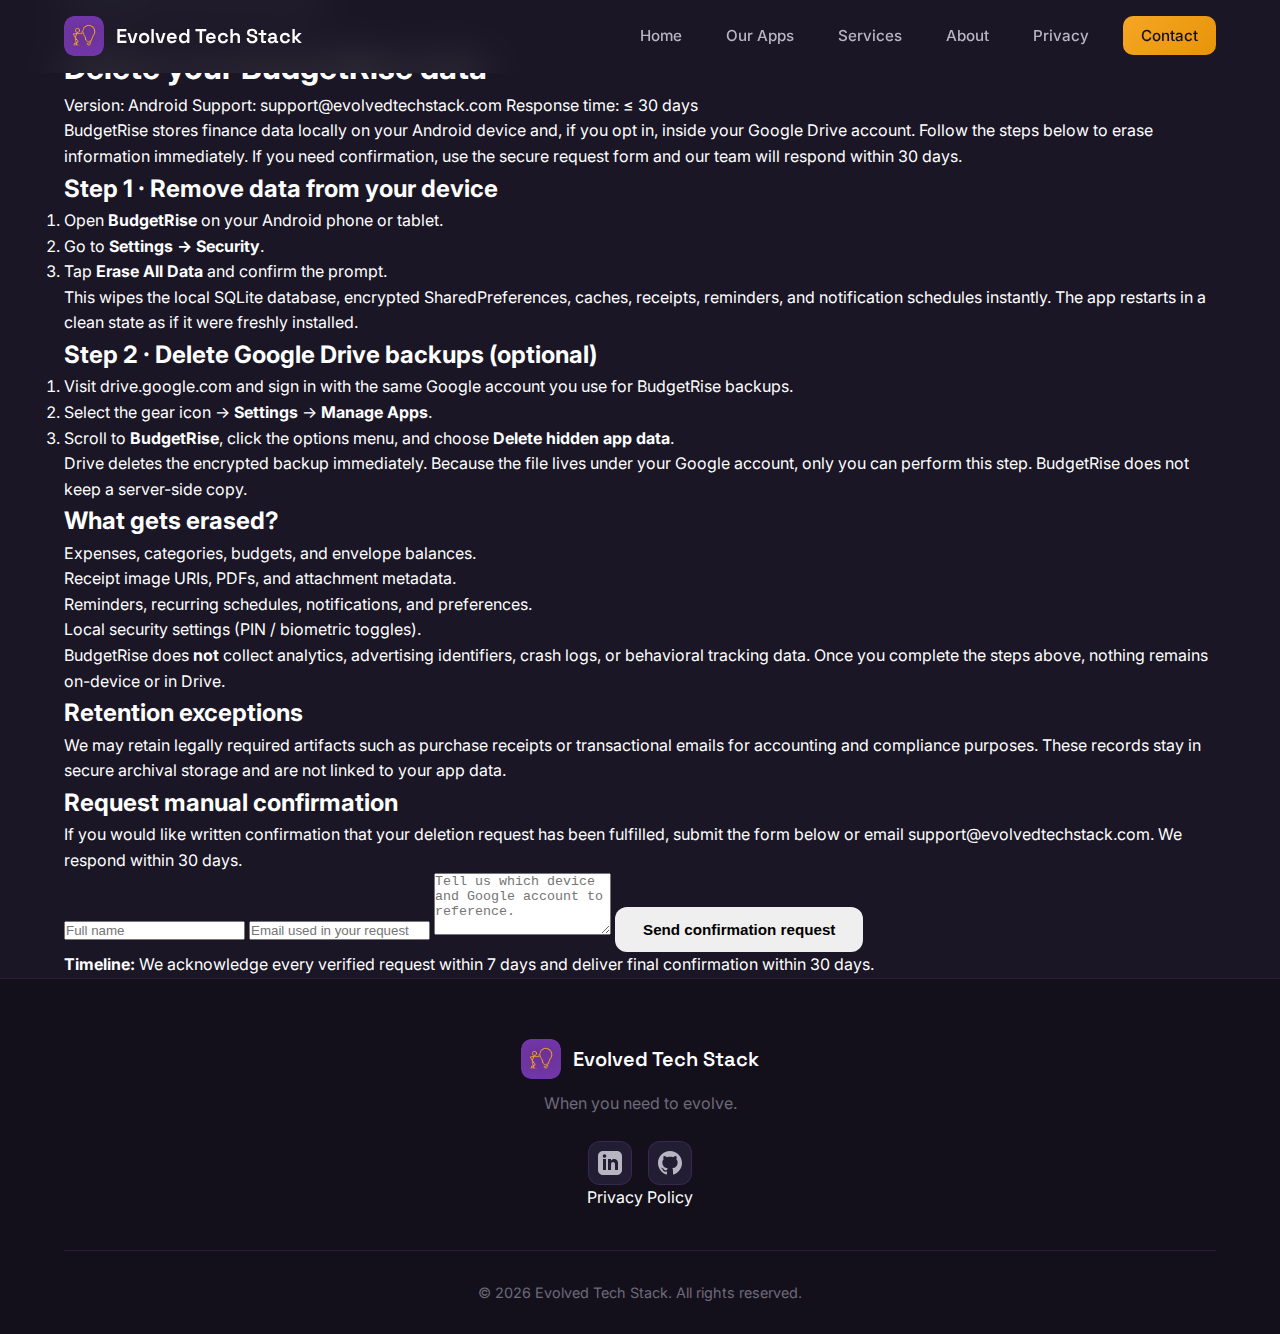
<file: budgetrise/delete-data/index.html>
<!DOCTYPE html>
<html lang="en">
<head>
    <meta charset="UTF-8">
    <meta name="viewport" content="width=device-width, initial-scale=1.0">
    <title>Delete BudgetRise Data | Evolved Tech Stack</title>
    <meta name="description" content="How to delete your BudgetRise data, including on-device records and Google Drive backups. Contact support@evolvedtechstack.com for manual confirmations.">
    <link rel="icon" type="image/png" href="../../Clean_icon.png">
    <link rel="preconnect" href="https://fonts.googleapis.com">
    <link rel="preconnect" href="https://fonts.gstatic.com" crossorigin>
    <link href="https://fonts.googleapis.com/css2?family=Inter:wght@300;400;500;600;700&family=Space+Grotesk:wght@500;600;700&display=swap" rel="stylesheet">
    <link rel="stylesheet" href="../../styles.css">
</head>
<body>
    <nav class="navbar" id="navbar">
        <div class="nav-container">
            <a href="../../index.html#home" class="nav-logo">
                <img src="../../Clean_icon.png" alt="Evolved Tech Stack Logo">
                <span>Evolved Tech Stack</span>
            </a>
            <button class="nav-toggle" id="nav-toggle" aria-label="Toggle navigation">
                <span></span>
                <span></span>
                <span></span>
            </button>
            <ul class="nav-menu" id="nav-menu">
                <li><a href="../../index.html#home" class="nav-link">Home</a></li>
                <li><a href="../../index.html#apps" class="nav-link">Our Apps</a></li>
                <li><a href="../../index.html#services" class="nav-link">Services</a></li>
                <li><a href="../../index.html#about" class="nav-link">About</a></li>
                <li><a href="../../privacy.html" class="nav-link">Privacy</a></li>
                <li><a href="../../index.html#contact" class="nav-link nav-cta">Contact</a></li>
            </ul>
        </div>
    </nav>

    <main class="budgetrise-delete">
        <div class="container">
            <article class="delete-card">
                <p class="budgetrise-hero__badge" style="margin-bottom:16px;">BudgetRise by Evolved Tech Stack</p>
                <h1>Delete your BudgetRise data</h1>
                <div class="delete-meta">
                    <span>Version: Android</span>
                    <span>Support: support@evolvedtechstack.com</span>
                    <span>Response time: ≤ 30 days</span>
                </div>
                <p>BudgetRise stores finance data locally on your Android device and, if you opt in, inside your Google Drive account. Follow the steps below to erase information immediately. If you need confirmation, use the secure request form and our team will respond within 30 days.</p>

                <section class="delete-section" id="on-device">
                    <h2>Step 1 · Remove data from your device</h2>
                    <ol>
                        <li>Open <strong>BudgetRise</strong> on your Android phone or tablet.</li>
                        <li>Go to <strong>Settings → Security</strong>.</li>
                        <li>Tap <strong>Erase All Data</strong> and confirm the prompt.</li>
                    </ol>
                    <p>This wipes the local SQLite database, encrypted SharedPreferences, caches, receipts, reminders, and notification schedules instantly. The app restarts in a clean state as if it were freshly installed.</p>
                </section>

                <section class="delete-section" id="drive">
                    <h2>Step 2 · Delete Google Drive backups (optional)</h2>
                    <ol>
                        <li>Visit <a href="https://drive.google.com" target="_blank" rel="noopener">drive.google.com</a> and sign in with the same Google account you use for BudgetRise backups.</li>
                        <li>Select the gear icon → <strong>Settings</strong> → <strong>Manage Apps</strong>.</li>
                        <li>Scroll to <strong>BudgetRise</strong>, click the options menu, and choose <strong>Delete hidden app data</strong>.</li>
                    </ol>
                    <p>Drive deletes the encrypted backup immediately. Because the file lives under your Google account, only you can perform this step. BudgetRise does not keep a server-side copy.</p>
                </section>

                <section class="delete-section" id="data-scope">
                    <h2>What gets erased?</h2>
                    <ul>
                        <li>Expenses, categories, budgets, and envelope balances.</li>
                        <li>Receipt image URIs, PDFs, and attachment metadata.</li>
                        <li>Reminders, recurring schedules, notifications, and preferences.</li>
                        <li>Local security settings (PIN / biometric toggles).</li>
                    </ul>
                    <p>BudgetRise does <strong>not</strong> collect analytics, advertising identifiers, crash logs, or behavioral tracking data. Once you complete the steps above, nothing remains on-device or in Drive.</p>
                </section>

                <section class="delete-section" id="retention">
                    <h2>Retention exceptions</h2>
                    <p>We may retain legally required artifacts such as purchase receipts or transactional emails for accounting and compliance purposes. These records stay in secure archival storage and are not linked to your app data.</p>
                </section>

                <section class="delete-section" id="contact">
                    <h2>Request manual confirmation</h2>
                    <p>If you would like written confirmation that your deletion request has been fulfilled, submit the form below or email <a href="mailto:support@evolvedtechstack.com">support@evolvedtechstack.com</a>. We respond within 30 days.</p>
                    <form class="delete-form" action="https://formspree.io/f/support@evolvedtechstack.com" method="POST">
                        <input type="text" name="name" placeholder="Full name" required>
                        <input type="email" name="email" placeholder="Email used in your request" required>
                        <textarea name="details" rows="4" placeholder="Tell us which device and Google account to reference." required></textarea>
                        <button type="submit" class="btn btn-budgetrise">Send confirmation request</button>
                    </form>
                    <div class="response-box">
                        <strong>Timeline:</strong> We acknowledge every verified request within 7 days and deliver final confirmation within 30 days.
                    </div>
                </section>
            </article>
        </div>
    </main>

    <footer class="footer">
        <div class="container">
            <div class="footer-content">
                <div class="footer-brand">
                    <img src="../../Clean_icon.png" alt="Evolved Tech Stack">
                    <span>Evolved Tech Stack</span>
                </div>
                <p class="footer-tagline">When you need to evolve.</p>
                <div class="footer-links">
                    <a href="https://linkedin.com/in/szarath-kumar" target="_blank" rel="noopener" aria-label="LinkedIn">
                        <svg viewBox="0 0 24 24" width="24" height="24" fill="currentColor"><path d="M19 0h-14c-2.761 0-5 2.239-5 5v14c0 2.761 2.239 5 5 5h14c2.762 0 5-2.239 5-5v-14c0-2.761-2.238-5-5-5zm-11 19h-3v-11h3v11zm-1.5-12.268c-.966 0-1.75-.79-1.75-1.764s.784-1.764 1.75-1.764 1.75.79 1.75 1.764-.783 1.764-1.75 1.764zm13.5 12.268h-3v-5.604c0-3.368-4-3.113-4 0v5.604h-3v-11h3v1.765c1.396-2.586 7-2.777 7 2.476v6.759z"/></svg>
                    </a>
                    <a href="https://github.com/szarath" target="_blank" rel="noopener" aria-label="GitHub">
                        <svg viewBox="0 0 24 24" width="24" height="24" fill="currentColor"><path d="M12 0c-6.626 0-12 5.373-12 12 0 5.302 3.438 9.8 8.207 11.387.599.111.793-.261.793-.577v-2.234c-3.338.726-4.033-1.416-4.033-1.416-.546-1.387-1.333-1.756-1.333-1.756-1.089-.745.083-.729.083-.729 1.205.084 1.839 1.237 1.839 1.237 1.07 1.834 2.807 1.304 3.492.997.107-.775.418-1.305.762-1.604-2.665-.305-5.467-1.334-5.467-5.931 0-1.311.469-2.381 1.236-3.221-.124-.303-.535-1.524.117-3.176 0 0 1.008-.322 3.301 1.23.957-.266 1.983-.399 3.003-.404 1.02.005 2.047.138 3.006.404 2.291-1.552 3.297-1.23 3.297-1.23.653 1.653.242 2.874.118 3.176.77.84 1.235 1.911 1.235 3.221 0 4.609-2.807 5.624-5.479 5.921.43.372.823 1.102.823 2.222v3.293c0 .319.192.694.801.576 4.765-1.589 8.199-6.086 8.199-11.386 0-6.627-5.373-12-12-12z"/></svg>
                    </a>
                </div>
                <div class="footer-legal">
                    <a href="../../privacy.html">Privacy Policy</a>
                </div>
            </div>
            <div class="footer-bottom">
                <p>&copy; 2026 Evolved Tech Stack. All rights reserved.</p>
            </div>
        </div>
    </footer>

    <script src="../../script.js"></script>
</body>
</html>
</file>
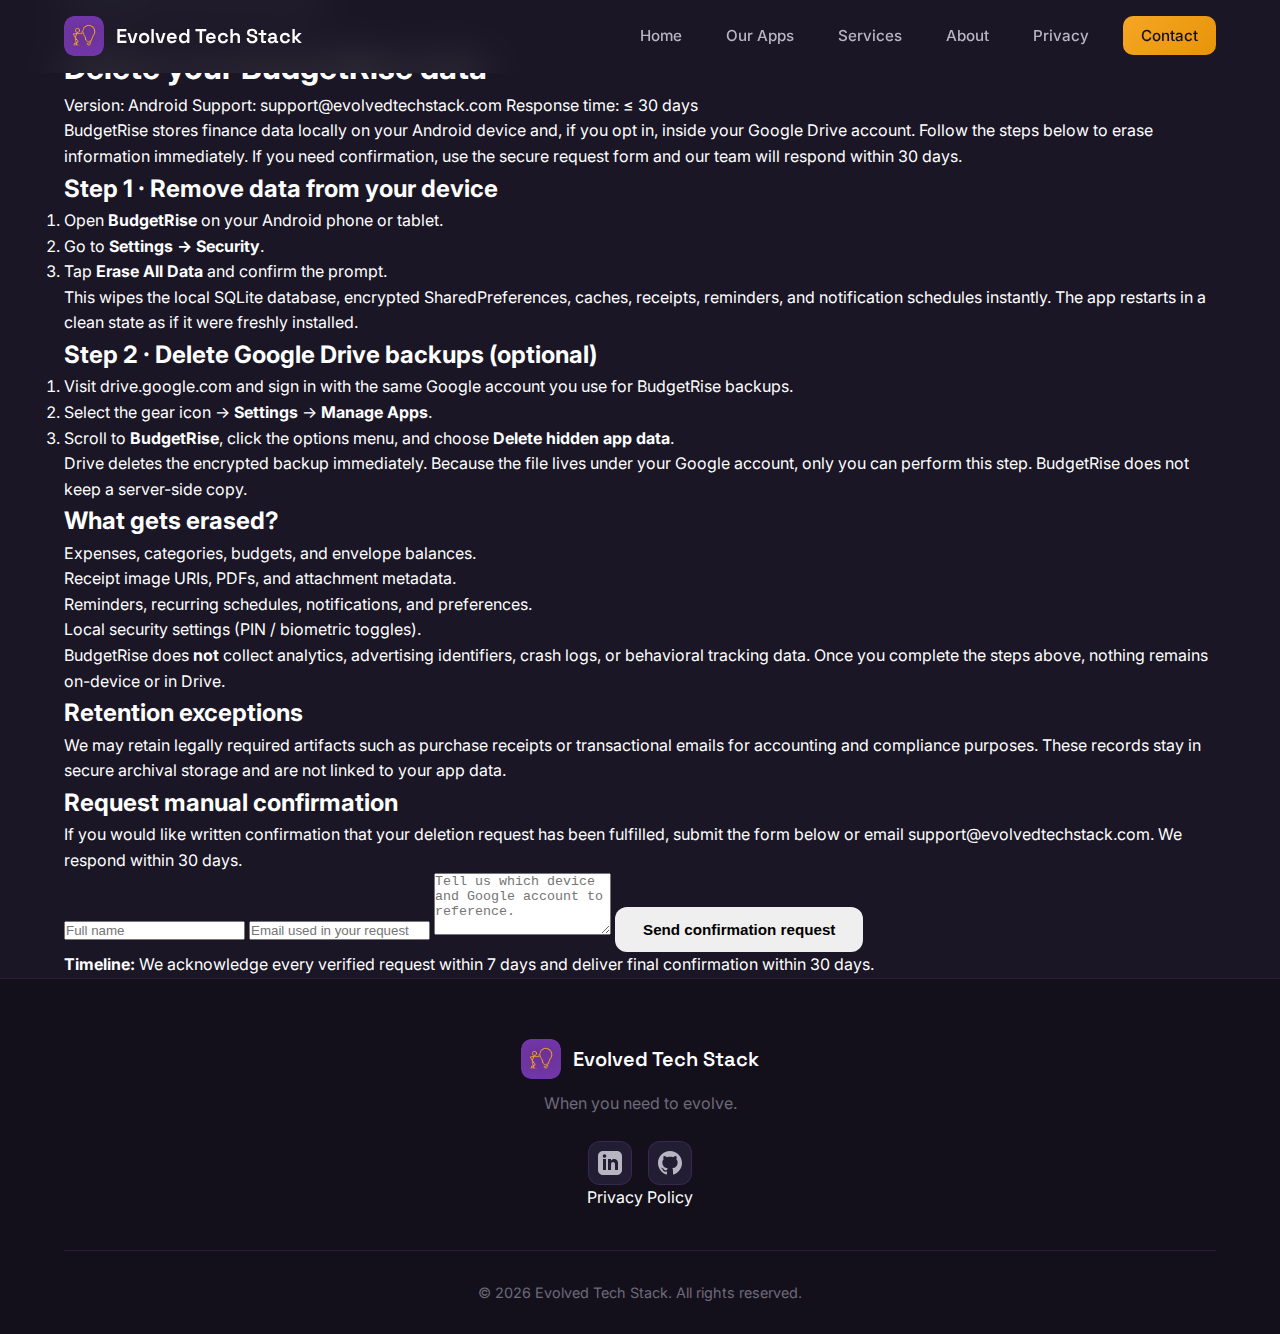
<file: app/budgetrise/delete-data/index.html>
<!DOCTYPE html>
<html lang="en">
<head>
    <meta charset="UTF-8">
    <meta name="viewport" content="width=device-width, initial-scale=1.0">
    <title>Delete BudgetRise Data | Evolved Tech Stack</title>
    <meta name="description" content="How to delete your BudgetRise data, including on-device records and Google Drive backups. Contact support@evolvedtechstack.com for manual confirmations.">
    <link rel="icon" type="image/png" href="../../../Clean_icon.png">
    <link rel="preconnect" href="https://fonts.googleapis.com">
    <link rel="preconnect" href="https://fonts.gstatic.com" crossorigin>
    <link href="https://fonts.googleapis.com/css2?family=Inter:wght@300;400;500;600;700&family=Space+Grotesk:wght@500;600;700&display=swap" rel="stylesheet">
    <link rel="stylesheet" href="../../../styles.css">
</head>
<body>
    <nav class="navbar" id="navbar">
        <div class="nav-container">
            <a href="../../../index.html#home" class="nav-logo">
                <img src="../../../Clean_icon.png" alt="Evolved Tech Stack Logo">
                <span>Evolved Tech Stack</span>
            </a>
            <button class="nav-toggle" id="nav-toggle" aria-label="Toggle navigation">
                <span></span>
                <span></span>
                <span></span>
            </button>
            <ul class="nav-menu" id="nav-menu">
                <li><a href="../../../index.html#home" class="nav-link">Home</a></li>
                <li><a href="../../../index.html#apps" class="nav-link">Our Apps</a></li>
                <li><a href="../../../index.html#services" class="nav-link">Services</a></li>
                <li><a href="../../../index.html#about" class="nav-link">About</a></li>
                <li><a href="../../../privacy.html" class="nav-link">Privacy</a></li>
                <li><a href="../../../index.html#contact" class="nav-link nav-cta">Contact</a></li>
            </ul>
        </div>
    </nav>

    <main class="budgetrise-delete">
        <div class="container">
            <article class="delete-card">
                <p class="budgetrise-hero__badge" style="margin-bottom:16px;">BudgetRise by Evolved Tech Stack</p>
                <h1>Delete your BudgetRise data</h1>
                <div class="delete-meta">
                    <span>Version: Android</span>
                    <span>Support: support@evolvedtechstack.com</span>
                    <span>Response time: ≤ 30 days</span>
                </div>
                <p>BudgetRise stores finance data locally on your Android device and, if you opt in, inside your Google Drive account. Follow the steps below to erase information immediately. If you need confirmation, use the secure request form and our team will respond within 30 days.</p>

                <section class="delete-section" id="on-device">
                    <h2>Step 1 · Remove data from your device</h2>
                    <ol>
                        <li>Open <strong>BudgetRise</strong> on your Android phone or tablet.</li>
                        <li>Go to <strong>Settings → Security</strong>.</li>
                        <li>Tap <strong>Erase All Data</strong> and confirm the prompt.</li>
                    </ol>
                    <p>This wipes the local SQLite database, encrypted SharedPreferences, caches, receipts, reminders, and notification schedules instantly. The app restarts in a clean state as if it were freshly installed.</p>
                </section>

                <section class="delete-section" id="drive">
                    <h2>Step 2 · Delete Google Drive backups (optional)</h2>
                    <ol>
                        <li>Visit <a href="https://drive.google.com" target="_blank" rel="noopener">drive.google.com</a> and sign in with the same Google account you use for BudgetRise backups.</li>
                        <li>Select the gear icon → <strong>Settings</strong> → <strong>Manage Apps</strong>.</li>
                        <li>Scroll to <strong>BudgetRise</strong>, click the options menu, and choose <strong>Delete hidden app data</strong>.</li>
                    </ol>
                    <p>Drive deletes the encrypted backup immediately. Because the file lives under your Google account, only you can perform this step. BudgetRise does not keep a server-side copy.</p>
                </section>

                <section class="delete-section" id="data-scope">
                    <h2>What gets erased?</h2>
                    <ul>
                        <li>Expenses, categories, budgets, and envelope balances.</li>
                        <li>Receipt image URIs, PDFs, and attachment metadata.</li>
                        <li>Reminders, recurring schedules, notifications, and preferences.</li>
                        <li>Local security settings (PIN / biometric toggles).</li>
                    </ul>
                    <p>BudgetRise does <strong>not</strong> collect analytics, advertising identifiers, crash logs, or behavioral tracking data. Once you complete the steps above, nothing remains on-device or in Drive.</p>
                </section>

                <section class="delete-section" id="retention">
                    <h2>Retention exceptions</h2>
                    <p>We may retain legally required artifacts such as purchase receipts or transactional emails for accounting and compliance purposes. These records stay in secure archival storage and are not linked to your app data.</p>
                </section>

                <section class="delete-section" id="contact">
                    <h2>Request manual confirmation</h2>
                    <p>If you would like written confirmation that your deletion request has been fulfilled, submit the form below or email <a href="mailto:support@evolvedtechstack.com">support@evolvedtechstack.com</a>. We respond within 30 days.</p>
                    <form class="delete-form" action="https://formspree.io/f/support@evolvedtechstack.com" method="POST">
                        <input type="text" name="name" placeholder="Full name" required>
                        <input type="email" name="email" placeholder="Email used in your request" required>
                        <textarea name="details" rows="4" placeholder="Tell us which device and Google account to reference." required></textarea>
                        <button type="submit" class="btn btn-budgetrise">Send confirmation request</button>
                    </form>
                    <div class="response-box">
                        <strong>Timeline:</strong> We acknowledge every verified request within 7 days and deliver final confirmation within 30 days.
                    </div>
                </section>
            </article>
        </div>
    </main>

    <footer class="footer">
        <div class="container">
            <div class="footer-content">
                <div class="footer-brand">
                    <img src="../../../Clean_icon.png" alt="Evolved Tech Stack">
                    <span>Evolved Tech Stack</span>
                </div>
                <p class="footer-tagline">When you need to evolve.</p>
                <div class="footer-links">
                    <a href="https://linkedin.com/in/szarath-kumar" target="_blank" rel="noopener" aria-label="LinkedIn">
                        <svg viewBox="0 0 24 24" width="24" height="24" fill="currentColor"><path d="M19 0h-14c-2.761 0-5 2.239-5 5v14c0 2.761 2.239 5 5 5h14c2.762 0 5-2.239 5-5v-14c0-2.761-2.238-5-5-5zm-11 19h-3v-11h3v11zm-1.5-12.268c-.966 0-1.75-.79-1.75-1.764s.784-1.764 1.75-1.764 1.75.79 1.75 1.764-.783 1.764-1.75 1.764zm13.5 12.268h-3v-5.604c0-3.368-4-3.113-4 0v5.604h-3v-11h3v1.765c1.396-2.586 7-2.777 7 2.476v6.759z"/></svg>
                    </a>
                    <a href="https://github.com/szarath" target="_blank" rel="noopener" aria-label="GitHub">
                        <svg viewBox="0 0 24 24" width="24" height="24" fill="currentColor"><path d="M12 0c-6.626 0-12 5.373-12 12 0 5.302 3.438 9.8 8.207 11.387.599.111.793-.261.793-.577v-2.234c-3.338.726-4.033-1.416-4.033-1.416-.546-1.387-1.333-1.756-1.333-1.756-1.089-.745.083-.729.083-.729 1.205.084 1.839 1.237 1.839 1.237 1.07 1.834 2.807 1.304 3.492.997.107-.775.418-1.305.762-1.604-2.665-.305-5.467-1.334-5.467-5.931 0-1.311.469-2.381 1.236-3.221-.124-.303-.535-1.524.117-3.176 0 0 1.008-.322 3.301 1.23.957-.266 1.983-.399 3.003-.404 1.02.005 2.047.138 3.006.404 2.291-1.552 3.297-1.23 3.297-1.23.653 1.653.242 2.874.118 3.176.77.84 1.235 1.911 1.235 3.221 0 4.609-2.807 5.624-5.479 5.921.43.372.823 1.102.823 2.222v3.293c0 .319.192.694.801.576 4.765-1.589 8.199-6.086 8.199-11.386 0-6.627-5.373-12-12-12z"/></svg>
                    </a>
                </div>
                <div class="footer-legal">
                    <a href="../../../privacy.html">Privacy Policy</a>
                </div>
            </div>
            <div class="footer-bottom">
                <p>&copy; 2026 Evolved Tech Stack. All rights reserved.</p>
            </div>
        </div>
    </footer>

    <script src="../../../script.js"></script>
</body>
</html>
</file>
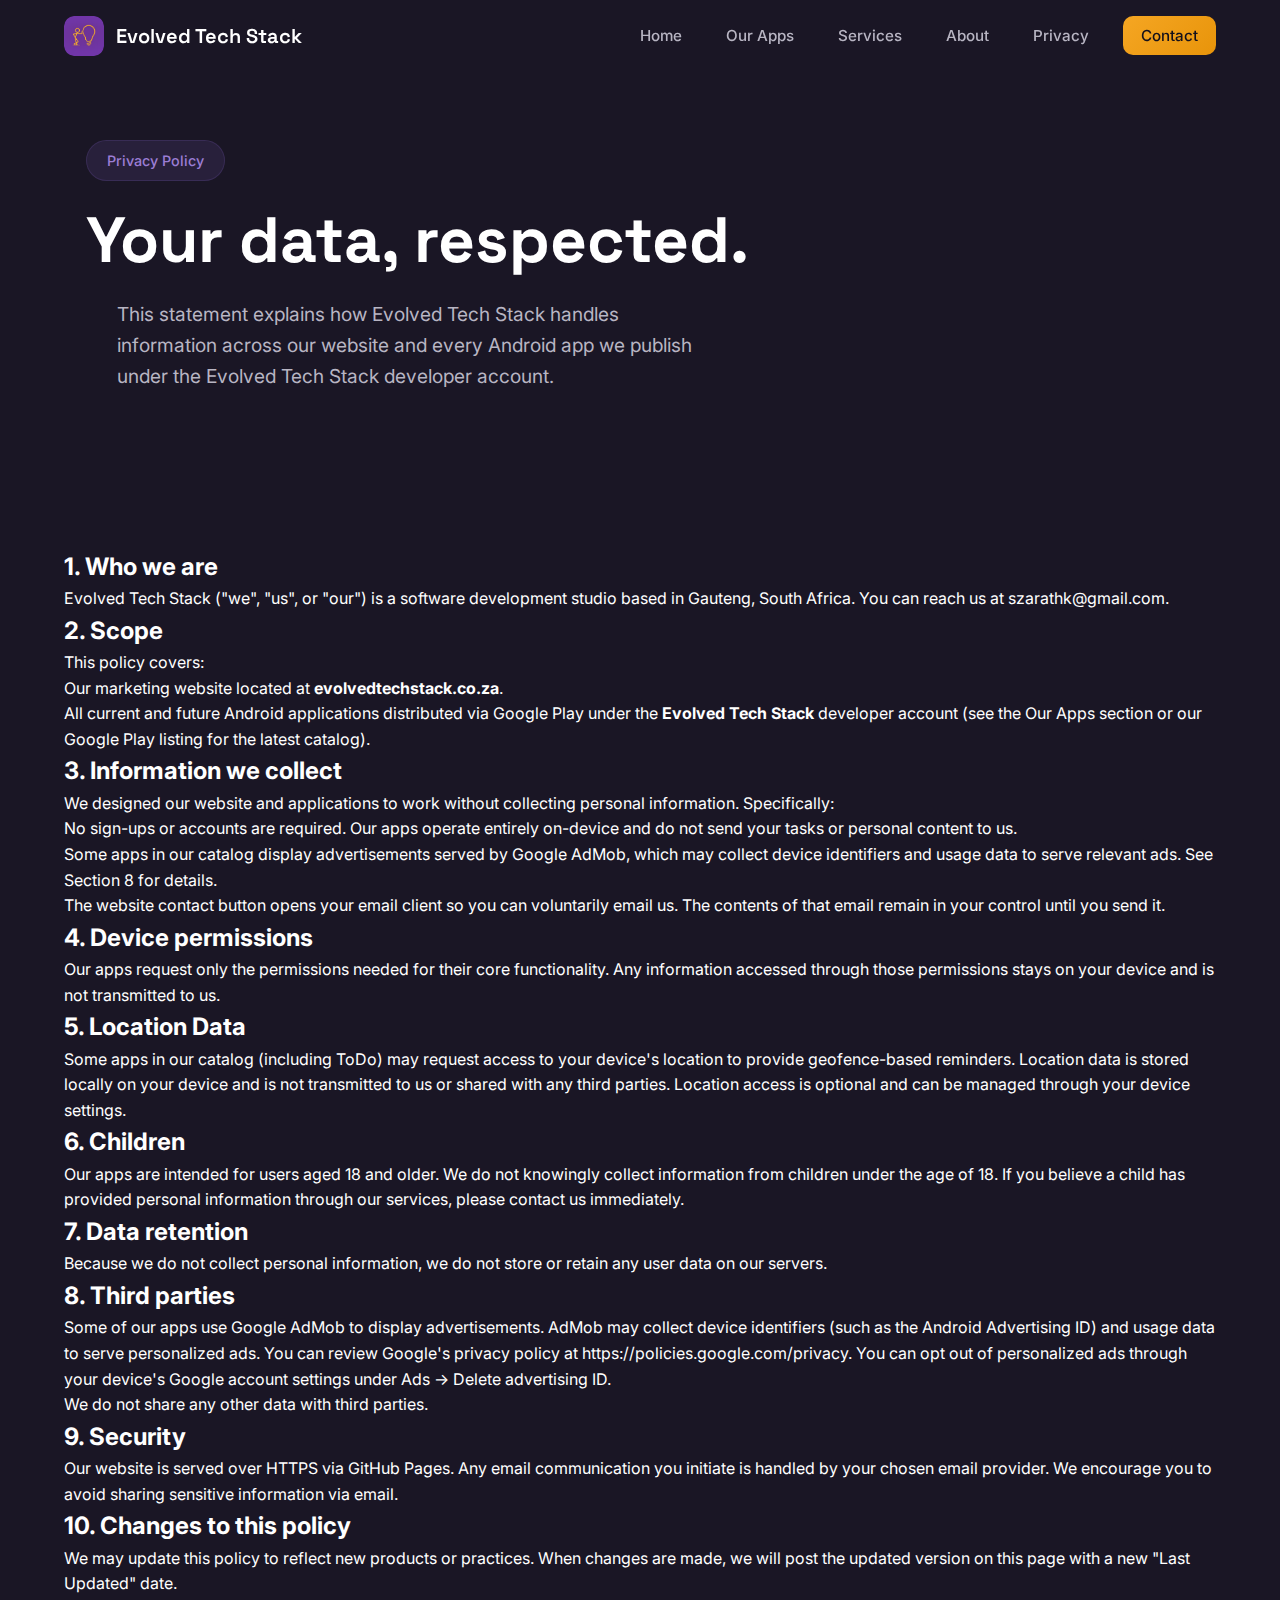
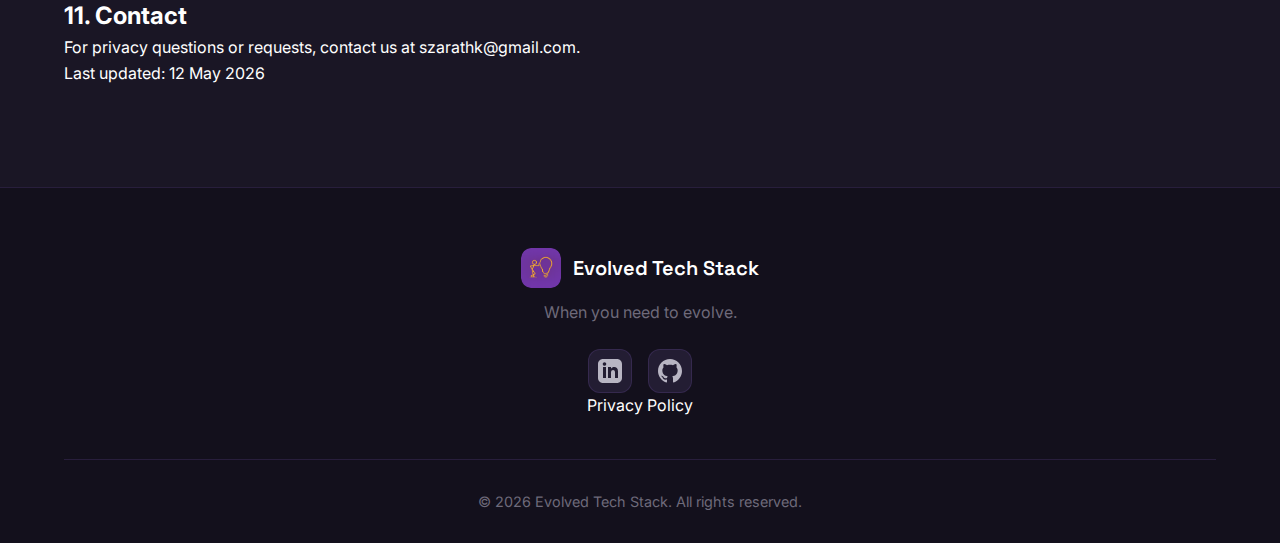
<file: privacy.html>
<!DOCTYPE html>
<html lang="en">
<head>
    <meta charset="UTF-8">
    <meta name="viewport" content="width=device-width, initial-scale=1.0">
    <title>Evolved Tech Stack | Privacy Policy</title>
    <meta name="description" content="Privacy policy for Evolved Tech Stack's website and all Android apps published under our Google Play developer account.">
    <link rel="icon" type="image/png" href="Clean_icon.png">
    <link rel="preconnect" href="https://fonts.googleapis.com">
    <link rel="preconnect" href="https://fonts.gstatic.com" crossorigin>
    <link href="https://fonts.googleapis.com/css2?family=Inter:wght@300;400;500;600;700&family=Space+Grotesk:wght@500;600;700&display=swap" rel="stylesheet">
    <link rel="stylesheet" href="styles.css">
</head>
<body>
    <nav class="navbar" id="navbar">
        <div class="nav-container">
            <a href="index.html" class="nav-logo">
                <img src="Clean_icon.png" alt="Evolved Tech Stack Logo">
                <span>Evolved Tech Stack</span>
            </a>
            <button class="nav-toggle" id="nav-toggle" aria-label="Toggle navigation">
                <span></span>
                <span></span>
                <span></span>
            </button>
            <ul class="nav-menu" id="nav-menu">
                <li><a href="index.html#home" class="nav-link">Home</a></li>
                <li><a href="index.html#apps" class="nav-link">Our Apps</a></li>
                <li><a href="index.html#services" class="nav-link">Services</a></li>
                <li><a href="index.html#about" class="nav-link">About</a></li>
                <li><a href="privacy.html" class="nav-link active">Privacy</a></li>
                <li><a href="index.html#contact" class="nav-link nav-cta">Contact</a></li>
            </ul>
        </div>
    </nav>

    <section class="hero" style="min-height:auto; padding:140px 24px 80px;">
        <div class="hero-content" style="text-align:left; max-width:800px;">
            <div class="hero-badge">Privacy Policy</div>
            <h1>Your data, respected.</h1>
            <p class="hero-subtitle">This statement explains how Evolved Tech Stack handles information across our website and every Android app we publish under the Evolved Tech Stack developer account.</p>
        </div>
    </section>

    <main class="container" style="padding:40px 24px 100px;">
        <article class="policy-card">
            <h2>1. Who we are</h2>
            <p>Evolved Tech Stack ("we", "us", or "our") is a software development studio based in Gauteng, South Africa. You can reach us at <a href="mailto:szarathk@gmail.com">szarathk@gmail.com</a>.</p>

            <h2>2. Scope</h2>
            <p>This policy covers:</p>
            <ul>
                <li>Our marketing website located at <strong>evolvedtechstack.co.za</strong>.</li>
                <li>All current and future Android applications distributed via Google Play under the <strong>Evolved Tech Stack</strong> developer account (see the Our Apps section or our Google Play listing for the latest catalog).</li>
            </ul>

            <h2>3. Information we collect</h2>
            <p>We designed our website and applications to work without collecting personal information. Specifically:</p>
            <ul>
                <li>No sign-ups or accounts are required. Our apps operate entirely on-device and do not send your tasks or personal content to us.</li>
                <li>Some apps in our catalog display advertisements served by Google AdMob, which may collect device identifiers and usage data to serve relevant ads. See Section 8 for details.</li>
                <li>The website contact button opens your email client so you can voluntarily email us. The contents of that email remain in your control until you send it.</li>
            </ul>

            <h2>4. Device permissions</h2>
            <p>Our apps request only the permissions needed for their core functionality. Any information accessed through those permissions stays on your device and is not transmitted to us.</p>

            <h2>5. Location Data</h2>
            <p>Some apps in our catalog (including ToDo) may request access to your device's location to provide geofence-based reminders. Location data is stored locally on your device and is not transmitted to us or shared with any third parties. Location access is optional and can be managed through your device settings.</p>

            <h2>6. Children</h2>
            <p>Our apps are intended for users aged 18 and older. We do not knowingly collect information from children under the age of 18. If you believe a child has provided personal information through our services, please contact us immediately.</p>

            <h2>7. Data retention</h2>
            <p>Because we do not collect personal information, we do not store or retain any user data on our servers.</p>

            <h2>8. Third parties</h2>
            <p>Some of our apps use Google AdMob to display advertisements. AdMob may collect device identifiers (such as the Android Advertising ID) and usage data to serve personalized ads. You can review Google's privacy policy at <a href="https://policies.google.com/privacy" target="_blank" rel="noopener">https://policies.google.com/privacy</a>. You can opt out of personalized ads through your device's Google account settings under Ads &rarr; Delete advertising ID.</p>
            <p>We do not share any other data with third parties.</p>

            <h2>9. Security</h2>
            <p>Our website is served over HTTPS via GitHub Pages. Any email communication you initiate is handled by your chosen email provider. We encourage you to avoid sharing sensitive information via email.</p>

            <h2>10. Changes to this policy</h2>
            <p>We may update this policy to reflect new products or practices. When changes are made, we will post the updated version on this page with a new "Last Updated" date.</p>

            <h2>11. Contact</h2>
            <p>For privacy questions or requests, contact us at <a href="mailto:szarathk@gmail.com">szarathk@gmail.com</a>.</p>

            <p class="last-updated">Last updated: 12 May 2026</p>
        </article>
    </main>

    <footer class="footer">
        <div class="container">
            <div class="footer-content">
                <div class="footer-brand">
                    <img src="Clean_icon.png" alt="Evolved Tech Stack">
                    <span>Evolved Tech Stack</span>
                </div>
                <p class="footer-tagline">When you need to evolve.</p>
                <div class="footer-links">
                    <a href="https://linkedin.com/in/szarath-kumar" target="_blank" rel="noopener" aria-label="LinkedIn">
                        <svg viewBox="0 0 24 24" width="24" height="24" fill="currentColor"><path d="M19 0h-14c-2.761 0-5 2.239-5 5v14c0 2.761 2.239 5 5 5h14c2.762 0 5-2.239 5-5v-14c0-2.761-2.238-5-5-5zm-11 19h-3v-11h3v11zm-1.5-12.268c-.966 0-1.75-.79-1.75-1.764s.784-1.764 1.75-1.764 1.75.79 1.75 1.764-.783 1.764-1.75 1.764zm13.5 12.268h-3v-5.604c0-3.368-4-3.113-4 0v5.604h-3v-11h3v1.765c1.396-2.586 7-2.777 7 2.476v6.759z"/></svg>
                    </a>
                    <a href="https://github.com/szarath" target="_blank" rel="noopener" aria-label="GitHub">
                        <svg viewBox="0 0 24 24" width="24" height="24" fill="currentColor"><path d="M12 0c-6.626 0-12 5.373-12 12 0 5.302 3.438 9.8 8.207 11.387.599.111.793-.261.793-.577v-2.234c-3.338.726-4.033-1.416-4.033-1.416-.546-1.387-1.333-1.756-1.333-1.756-1.089-.745.083-.729.083-.729 1.205.084 1.839 1.237 1.839 1.237 1.07 1.834 2.807 1.304 3.492.997.107-.775.418-1.305.762-1.604-2.665-.305-5.467-1.334-5.467-5.931 0-1.311.469-2.381 1.236-3.221-.124-.303-.535-1.524.117-3.176 0 0 1.008-.322 3.301 1.23.957-.266 1.983-.399 3.003-.404 1.02.005 2.047.138 3.006.404 2.291-1.552 3.297-1.23 3.297-1.23.653 1.653.242 2.874.118 3.176.77.84 1.235 1.911 1.235 3.221 0 4.609-2.807 5.624-5.479 5.921.43.372.823 1.102.823 2.222v3.293c0 .319.192.694.801.576 4.765-1.589 8.199-6.086 8.199-11.386 0-6.627-5.373-12-12-12z"/></svg>
                    </a>
                </div>
                <div class="footer-legal">
                    <a href="privacy.html" class="active">Privacy Policy</a>
                </div>
            </div>
            <div class="footer-bottom">
                <p>&copy; 2026 Evolved Tech Stack. All rights reserved.</p>
            </div>
        </div>
    </footer>

    <script src="script.js"></script>
</body>
</html>
</file>
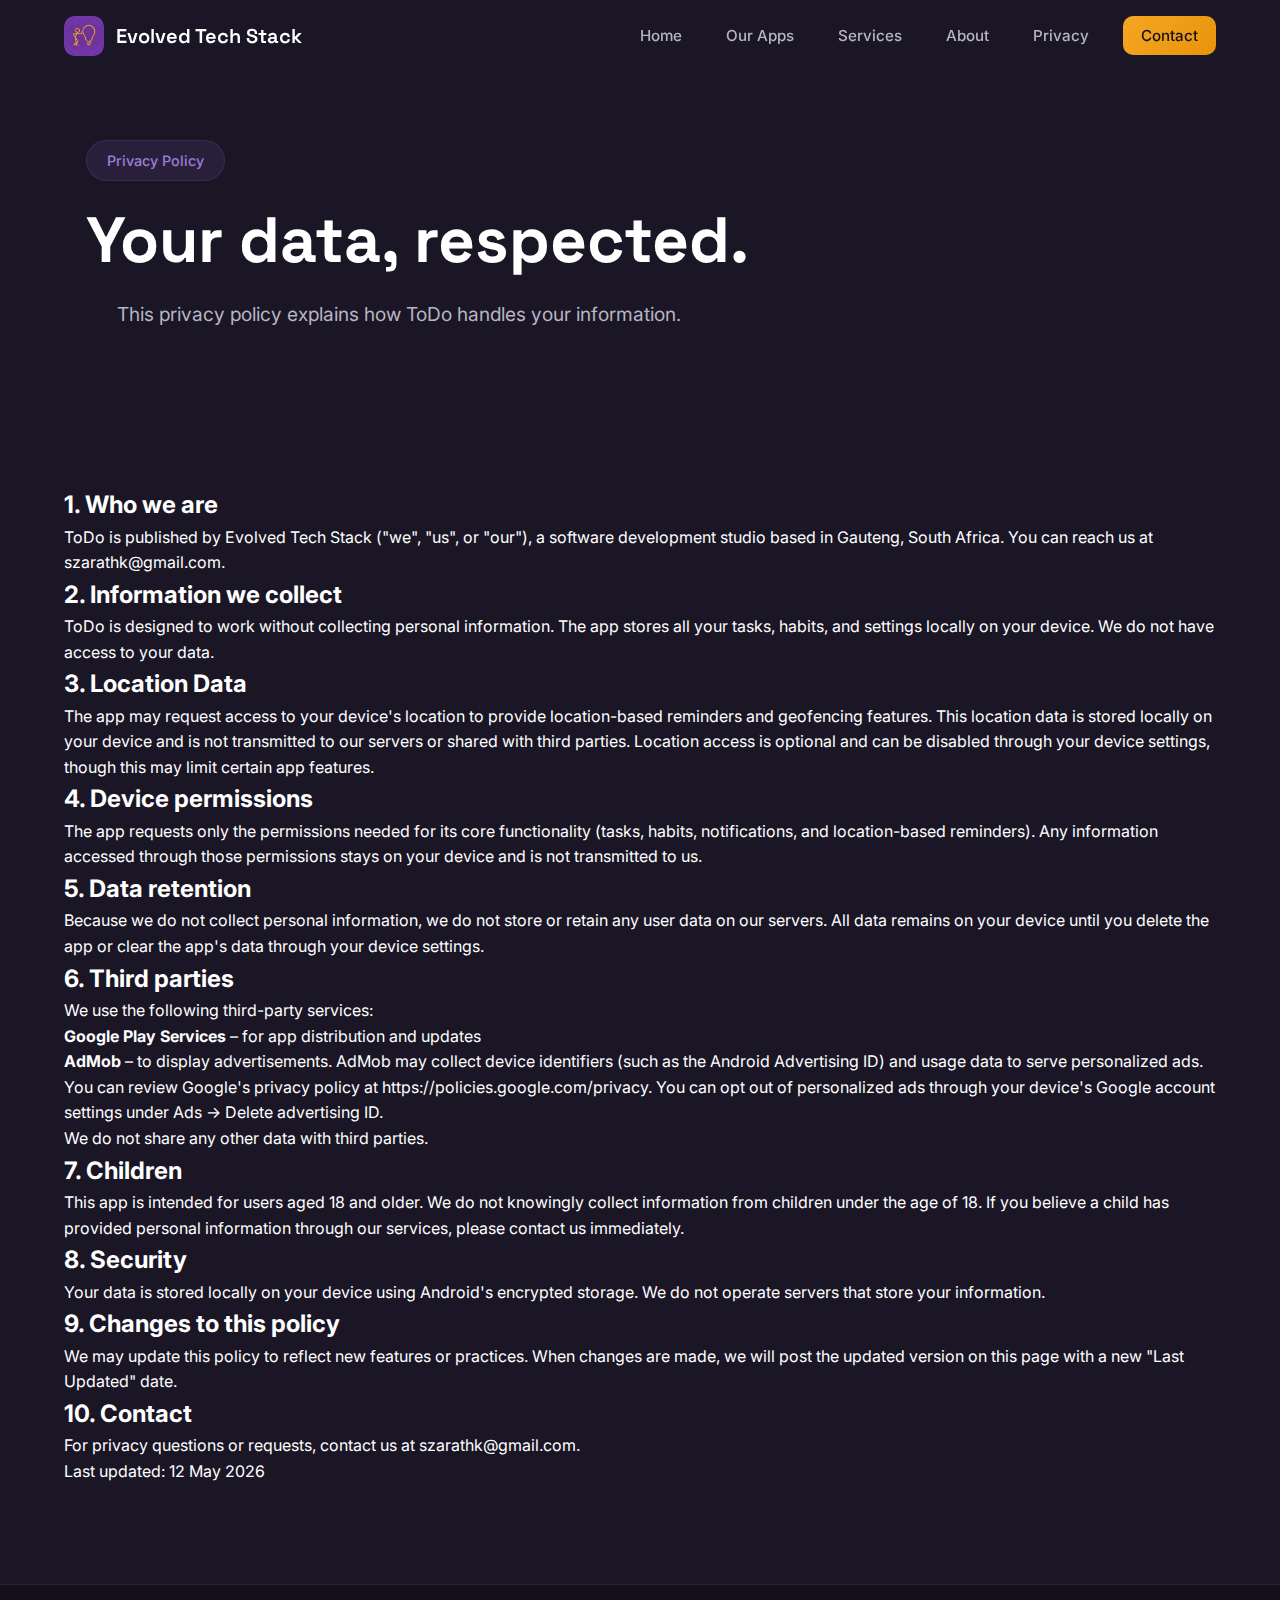
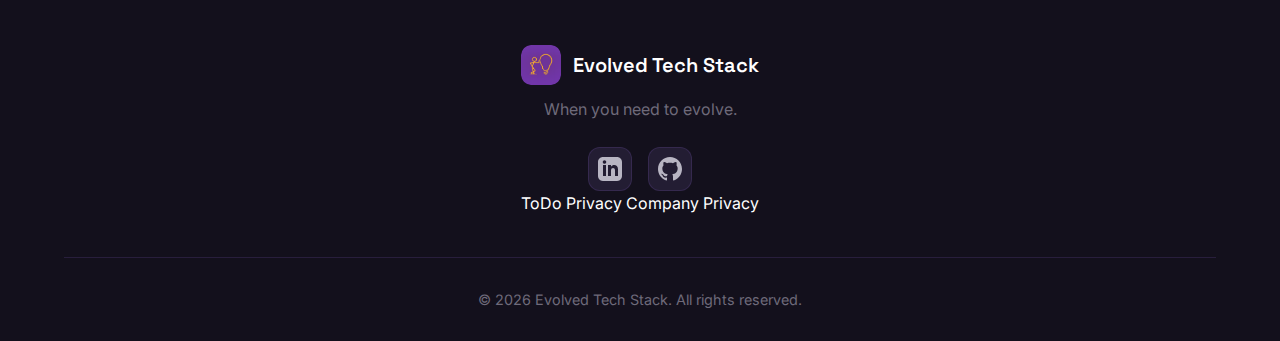
<file: app/todo/privacy.html>
<!DOCTYPE html>
<html lang="en">
<head>
    <meta charset="UTF-8">
    <meta name="viewport" content="width=device-width, initial-scale=1.0">
    <title>ToDo | Privacy Policy</title>
    <meta name="description" content="Privacy policy for ToDo by Evolved Tech Stack.">
    <link rel="icon" type="image/png" href="../../Clean_icon.png">
    <link rel="preconnect" href="https://fonts.googleapis.com">
    <link rel="preconnect" href="https://fonts.gstatic.com" crossorigin>
    <link href="https://fonts.googleapis.com/css2?family=Inter:wght@300;400;500;600;700&family=Space+Grotesk:wght@500;600;700&display=swap" rel="stylesheet">
    <link rel="stylesheet" href="../../styles.css">
</head>
<body>
    <nav class="navbar" id="navbar">
        <div class="nav-container">
            <a href="../../index.html#home" class="nav-logo">
                <img src="../../Clean_icon.png" alt="Evolved Tech Stack Logo">
                <span>Evolved Tech Stack</span>
            </a>
            <button class="nav-toggle" id="nav-toggle" aria-label="Toggle navigation">
                <span></span>
                <span></span>
                <span></span>
            </button>
            <ul class="nav-menu" id="nav-menu">
                <li><a href="../../index.html#home" class="nav-link">Home</a></li>
                <li><a href="../../index.html#apps" class="nav-link">Our Apps</a></li>
                <li><a href="../../index.html#services" class="nav-link">Services</a></li>
                <li><a href="../../index.html#about" class="nav-link">About</a></li>
                <li><a href="../../privacy.html" class="nav-link">Privacy</a></li>
                <li><a href="../../index.html#contact" class="nav-link nav-cta">Contact</a></li>
            </ul>
        </div>
    </nav>

    <section class="hero" style="min-height:auto; padding:140px 24px 80px;">
        <div class="hero-content" style="text-align:left; max-width:800px;">
            <div class="hero-badge">Privacy Policy</div>
            <h1>Your data, respected.</h1>
            <p class="hero-subtitle">This privacy policy explains how ToDo handles your information.</p>
        </div>
    </section>

    <main class="container" style="padding:40px 24px 100px;">
        <article class="policy-card">
            <h2>1. Who we are</h2>
            <p>ToDo is published by Evolved Tech Stack ("we", "us", or "our"), a software development studio based in Gauteng, South Africa. You can reach us at <a href="mailto:szarathk@gmail.com">szarathk@gmail.com</a>.</p>

            <h2>2. Information we collect</h2>
            <p>ToDo is designed to work without collecting personal information. The app stores all your tasks, habits, and settings locally on your device. We do not have access to your data.</p>

            <h2>3. Location Data</h2>
            <p>The app may request access to your device's location to provide location-based reminders and geofencing features. This location data is stored locally on your device and is not transmitted to our servers or shared with third parties. Location access is optional and can be disabled through your device settings, though this may limit certain app features.</p>

            <h2>4. Device permissions</h2>
            <p>The app requests only the permissions needed for its core functionality (tasks, habits, notifications, and location-based reminders). Any information accessed through those permissions stays on your device and is not transmitted to us.</p>

            <h2>5. Data retention</h2>
            <p>Because we do not collect personal information, we do not store or retain any user data on our servers. All data remains on your device until you delete the app or clear the app's data through your device settings.</p>

            <h2>6. Third parties</h2>
            <p>We use the following third-party services:</p>
            <ul>
                <li><strong>Google Play Services</strong> – for app distribution and updates</li>
                <li><strong>AdMob</strong> – to display advertisements. AdMob may collect device identifiers (such as the Android Advertising ID) and usage data to serve personalized ads. You can review Google's privacy policy at <a href="https://policies.google.com/privacy" target="_blank" rel="noopener">https://policies.google.com/privacy</a>. You can opt out of personalized ads through your device's Google account settings under Ads &rarr; Delete advertising ID.</li>
            </ul>
            <p>We do not share any other data with third parties.</p>

            <h2>7. Children</h2>
            <p>This app is intended for users aged 18 and older. We do not knowingly collect information from children under the age of 18. If you believe a child has provided personal information through our services, please contact us immediately.</p>

            <h2>8. Security</h2>
            <p>Your data is stored locally on your device using Android's encrypted storage. We do not operate servers that store your information.</p>

            <h2>9. Changes to this policy</h2>
            <p>We may update this policy to reflect new features or practices. When changes are made, we will post the updated version on this page with a new "Last Updated" date.</p>

            <h2>10. Contact</h2>
            <p>For privacy questions or requests, contact us at <a href="mailto:szarathk@gmail.com">szarathk@gmail.com</a>.</p>

            <p class="last-updated">Last updated: 12 May 2026</p>
        </article>
    </main>

    <footer class="footer">
        <div class="container">
            <div class="footer-content">
                <div class="footer-brand">
                    <img src="../../Clean_icon.png" alt="Evolved Tech Stack">
                    <span>Evolved Tech Stack</span>
                </div>
                <p class="footer-tagline">When you need to evolve.</p>
                <div class="footer-links">
                    <a href="https://linkedin.com/in/szarath-kumar" target="_blank" rel="noopener" aria-label="LinkedIn">
                        <svg viewBox="0 0 24 24" width="24" height="24" fill="currentColor"><path d="M19 0h-14c-2.761 0-5 2.239-5 5v14c0 2.761 2.239 5 5 5h14c2.762 0 5-2.239 5-5v-14c0-2.761-2.238-5-5-5zm-11 19h-3v-11h3v11zm-1.5-12.268c-.966 0-1.75-.79-1.75-1.764s.784-1.764 1.75-1.764 1.75.79 1.75 1.764-.783 1.764-1.75 1.764zm13.5 12.268h-3v-5.604c0-3.368-4-3.113-4 0v5.604h-3v-11h3v1.765c1.396-2.586 7-2.777 7 2.476v6.759z"/></svg>
                    </a>
                    <a href="https://github.com/szarath" target="_blank" rel="noopener" aria-label="GitHub">
                        <svg viewBox="0 0 24 24" width="24" height="24" fill="currentColor"><path d="M12 0c-6.626 0-12 5.373-12 12 0 5.302 3.438 9.8 8.207 11.387.599.111.793-.261.793-.577v-2.234c-3.338.726-4.033-1.416-4.033-1.416-.546-1.387-1.333-1.756-1.333-1.756-1.089-.745.083-.729.083-.729 1.205.084 1.839 1.237 1.839 1.237 1.07 1.834 2.807 1.304 3.492.997.107-.775.418-1.305.762-1.604-2.665-.305-5.467-1.334-5.467-5.931 0-1.311.469-2.381 1.236-3.221-.124-.303-.535-1.524.117-3.176 0 0 1.008-.322 3.301 1.23.957-.266 1.983-.399 3.003-.404 1.02.005 2.047.138 3.006.404 2.291-1.552 3.297-1.23 3.297-1.23.653 1.653.242 2.874.118 3.176.77.84 1.235 1.911 1.235 3.221 0 4.609-2.807 5.624-5.479 5.921.43.372.823 1.102.823 2.222v3.293c0 .319.192.694.801.576 4.765-1.589 8.199-6.086 8.199-11.386 0-6.627-5.373-12-12-12z"/></svg>
                    </a>
                </div>
                <div class="footer-legal">
                    <a href="./privacy.html" class="active">ToDo Privacy</a>
                    <a href="../../privacy.html">Company Privacy</a>
                </div>
            </div>
            <div class="footer-bottom">
                <p>&copy; 2026 Evolved Tech Stack. All rights reserved.</p>
            </div>
        </div>
    </footer>

    <script src="../../script.js"></script>
</body>
</html>
</file>
<file: styles.css>
/* ==========================================
   CSS Variables & Reset
   ========================================== */
:root {
    --primary: #7c5cbf;
    --primary-dark: #5a3d9e;
    --primary-light: #9b7dd4;
    --accent: #f5a623;
    --accent-light: #ffc966;
    --bg-dark: #1a1625;
    --bg-darker: #13101c;
    --bg-card: #231d33;
    --bg-card-hover: #2d2642;
    --text-primary: #ffffff;
    --text-secondary: #b8b5c3;
    --text-muted: #6e6a7a;
    --border-color: rgba(124, 92, 191, 0.2);
    --gradient-primary: linear-gradient(135deg, var(--primary) 0%, var(--primary-dark) 100%);
    --gradient-accent: linear-gradient(135deg, var(--accent) 0%, #e8940a 100%);
    --shadow-sm: 0 2px 8px rgba(0, 0, 0, 0.2);
    --shadow-md: 0 4px 20px rgba(0, 0, 0, 0.3);
    --shadow-lg: 0 8px 40px rgba(0, 0, 0, 0.4);
    --shadow-glow: 0 0 30px rgba(124, 92, 191, 0.3);
    --transition: all 0.3s cubic-bezier(0.4, 0, 0.2, 1);
    --font-sans: 'Inter', -apple-system, BlinkMacSystemFont, sans-serif;
    --font-display: 'Space Grotesk', var(--font-sans);
}

*, *::before, *::after {
    box-sizing: border-box;
    margin: 0;
    padding: 0;
}

html {
    scroll-behavior: smooth;
    scroll-padding-top: 80px;
}

body {
    font-family: var(--font-sans);
    background-color: var(--bg-dark);
    color: var(--text-primary);
    line-height: 1.6;
    overflow-x: hidden;
}

a {
    text-decoration: none;
    color: inherit;
}

ul {
    list-style: none;
}

img {
    max-width: 100%;
    height: auto;
}

/* ==========================================
   Utility Classes
   ========================================== */
.container {
    max-width: 1200px;
    margin: 0 auto;
    padding: 0 24px;
}

.section-header {
    text-align: center;
    margin-bottom: 60px;
}

.section-badge {
    display: inline-block;
    padding: 8px 16px;
    background: rgba(124, 92, 191, 0.15);
    border: 1px solid var(--border-color);
    border-radius: 50px;
    font-size: 0.85rem;
    font-weight: 500;
    color: var(--primary-light);
    margin-bottom: 16px;
    letter-spacing: 0.5px;
}

.section-header h2 {
    font-family: var(--font-display);
    font-size: clamp(2rem, 5vw, 2.75rem);
    font-weight: 700;
    margin-bottom: 16px;
    background: linear-gradient(135deg, var(--text-primary) 0%, var(--text-secondary) 100%);
    -webkit-background-clip: text;
    -webkit-text-fill-color: transparent;
    background-clip: text;
}

.section-header p {
    color: var(--text-secondary);
    font-size: 1.1rem;
    max-width: 600px;
    margin: 0 auto;
}

/* ==========================================
   Buttons
   ========================================== */
.btn {
    display: inline-flex;
    align-items: center;
    justify-content: center;
    gap: 10px;
    padding: 14px 28px;
    border-radius: 12px;
    font-weight: 600;
    font-size: 0.95rem;
    transition: var(--transition);
    cursor: pointer;
    border: none;
    white-space: nowrap;
}

.btn-primary {
    background: var(--gradient-accent);
    color: var(--bg-darker);
    box-shadow: 0 4px 20px rgba(245, 166, 35, 0.3);
}

.btn-primary:hover {
    transform: translateY(-2px);
    box-shadow: 0 6px 30px rgba(245, 166, 35, 0.4);
}

.btn-secondary {
    background: rgba(124, 92, 191, 0.15);
    color: var(--text-primary);
    border: 1px solid var(--border-color);
}

.btn-secondary:hover {
    background: rgba(124, 92, 191, 0.25);
    border-color: var(--primary-light);
}

.btn-outline {
    background: transparent;
    color: var(--text-primary);
    border: 1px solid var(--border-color);
}

.btn-outline:hover {
    background: rgba(124, 92, 191, 0.1);
    border-color: var(--primary-light);
}

.btn-playstore {
    background: var(--bg-card);
    color: var(--text-primary);
    border: 1px solid var(--border-color);
}

.btn-playstore:hover {
    background: var(--bg-card-hover);
    border-color: var(--primary-light);
}

.btn-playstore svg {
    flex-shrink: 0;
}

.btn-full {
    width: 100%;
}

/* ==========================================
   Navigation
   ========================================== */
.navbar {
    position: fixed;
    top: 0;
    left: 0;
    right: 0;
    z-index: 1000;
    padding: 16px 0;
    transition: var(--transition);
    background: rgba(26, 22, 37, 0.8);
    backdrop-filter: blur(20px);
    border-bottom: 1px solid transparent;
}

.navbar.scrolled {
    background: rgba(26, 22, 37, 0.95);
    border-bottom-color: var(--border-color);
}

.nav-container {
    max-width: 1200px;
    margin: 0 auto;
    padding: 0 24px;
    display: flex;
    align-items: center;
    justify-content: space-between;
}

.nav-logo {
    display: flex;
    align-items: center;
    gap: 12px;
    font-family: var(--font-display);
    font-weight: 600;
    font-size: 1.25rem;
}

.nav-logo img {
    width: 40px;
    height: 40px;
    border-radius: 10px;
}

.nav-menu {
    display: flex;
    align-items: center;
    gap: 8px;
}

.nav-link {
    padding: 10px 18px;
    border-radius: 10px;
    font-weight: 500;
    font-size: 0.95rem;
    transition: var(--transition);
    color: var(--text-secondary);
}

.nav-link:hover {
    color: var(--text-primary);
    background: rgba(124, 92, 191, 0.1);
}

.nav-cta {
    background: var(--gradient-accent);
    color: var(--bg-darker) !important;
    margin-left: 8px;
}

.nav-cta:hover {
    transform: translateY(-2px);
    box-shadow: 0 4px 20px rgba(245, 166, 35, 0.3);
    background: var(--gradient-accent);
}

.nav-toggle {
    display: none;
    flex-direction: column;
    gap: 5px;
    background: none;
    border: none;
    cursor: pointer;
    padding: 8px;
}

.nav-toggle span {
    width: 24px;
    height: 2px;
    background: var(--text-primary);
    border-radius: 2px;
    transition: var(--transition);
}

/* ==========================================
   Hero Section
   ========================================== */
.hero {
    min-height: 100vh;
    display: flex;
    align-items: center;
    position: relative;
    padding: 120px 24px 80px;
    overflow: hidden;
}

.hero-bg {
    position: absolute;
    inset: 0;
    background: 
        radial-gradient(ellipse 80% 50% at 50% -20%, rgba(124, 92, 191, 0.3), transparent),
        radial-gradient(ellipse 60% 40% at 80% 50%, rgba(245, 166, 35, 0.1), transparent),
        radial-gradient(ellipse 50% 30% at 20% 80%, rgba(124, 92, 191, 0.15), transparent);
    pointer-events: none;
}

.hero-content {
    max-width: 700px;
    position: relative;
    z-index: 1;
    margin: 0 auto;
    text-align: center;
}

.hero-badge {
    display: inline-block;
    padding: 8px 20px;
    background: rgba(124, 92, 191, 0.15);
    border: 1px solid var(--border-color);
    border-radius: 50px;
    font-size: 0.9rem;
    font-weight: 500;
    color: var(--primary-light);
    margin-bottom: 24px;
}

.hero h1 {
    font-family: var(--font-display);
    font-size: clamp(2.5rem, 7vw, 4rem);
    font-weight: 700;
    line-height: 1.1;
    margin-bottom: 24px;
}

.hero h1 .highlight {
    background: var(--gradient-accent);
    -webkit-background-clip: text;
    -webkit-text-fill-color: transparent;
    background-clip: text;
}

.hero-subtitle {
    font-size: 1.2rem;
    color: var(--text-secondary);
    margin-bottom: 36px;
    max-width: 600px;
    margin-left: auto;
    margin-right: auto;
}

.hero-buttons {
    display: flex;
    gap: 16px;
    justify-content: center;
    flex-wrap: wrap;
    margin-bottom: 60px;
}

.hero-stats {
    display: flex;
    gap: 48px;
    justify-content: center;
    flex-wrap: wrap;
}

.stat {
    text-align: center;
}

.stat-number {
    display: block;
    font-family: var(--font-display);
    font-size: 2rem;
    font-weight: 700;
    color: var(--accent);
}

.stat-label {
    font-size: 0.9rem;
    color: var(--text-muted);
}

.hero-visual {
    position: absolute;
    right: 5%;
    top: 50%;
    transform: translateY(-50%);
    width: 400px;
    height: 400px;
    display: none;
}

.floating-card {
    position: absolute;
    background: var(--bg-card);
    border: 1px solid var(--border-color);
    border-radius: 16px;
    padding: 16px 24px;
    display: flex;
    align-items: center;
    gap: 12px;
    box-shadow: var(--shadow-md);
    animation: float 6s ease-in-out infinite;
}

.floating-card .card-icon {
    font-size: 1.5rem;
}

.floating-card span {
    font-weight: 500;
    font-size: 0.95rem;
}

.card-1 {
    top: 10%;
    left: 0;
    animation-delay: 0s;
}

.card-2 {
    top: 40%;
    right: 0;
    animation-delay: 2s;
}

.card-3 {
    bottom: 15%;
    left: 10%;
    animation-delay: 4s;
}

@keyframes float {
    0%, 100% { transform: translateY(0); }
    50% { transform: translateY(-20px); }
}

/* ==========================================
   Apps Section
   ========================================== */
.apps {
    padding: 100px 0;
    background: var(--bg-darker);
    position: relative;
}

.apps::before {
    content: '';
    position: absolute;
    top: 0;
    left: 0;
    right: 0;
    height: 1px;
    background: linear-gradient(90deg, transparent, var(--border-color), transparent);
}

.apps-grid {
    display: grid;
    grid-template-columns: repeat(auto-fit, minmax(500px, 1fr));
    gap: 40px;
}

.app-card {
    background: var(--bg-card);
    border: 1px solid var(--border-color);
    border-radius: 24px;
    overflow: hidden;
    transition: var(--transition);
}

.app-card:hover {
    transform: translateY(-8px);
    box-shadow: var(--shadow-glow);
    border-color: var(--primary-light);
}

.app-mockup {
    padding: 40px;
    display: flex;
    justify-content: center;
    background: linear-gradient(135deg, rgba(124, 92, 191, 0.1) 0%, rgba(245, 166, 35, 0.05) 100%);
}

.phone-frame {
    width: 200px;
    height: 400px;
    background: #000;
    border-radius: 36px;
    padding: 12px;
    box-shadow: var(--shadow-lg);
    border: 3px solid #333;
}

.phone-screen {
    width: 100%;
    height: 100%;
    border-radius: 28px;
    overflow: hidden;
    position: relative;
}

.todo-screen {
    background: linear-gradient(180deg, #1e1e2e 0%, #2d2d44 100%);
    padding: 20px 16px;
}

.app-preview-header {
    display: flex;
    gap: 6px;
    margin-bottom: 20px;
}

.preview-dot {
    width: 8px;
    height: 8px;
    border-radius: 50%;
    background: var(--text-muted);
}

.preview-content {
    display: flex;
    flex-direction: column;
    gap: 12px;
}

.preview-task {
    background: rgba(255, 255, 255, 0.05);
    padding: 12px 16px;
    border-radius: 12px;
    font-size: 0.75rem;
    color: var(--text-secondary);
    border-left: 3px solid var(--primary);
}

.preview-task.done {
    opacity: 0.6;
    border-left-color: var(--accent);
    text-decoration: line-through;
}

.game-screen {
    background: linear-gradient(180deg, #0a0a15 0%, #1a1a2e 100%);
    display: flex;
    align-items: center;
    justify-content: center;
}

.game-particles {
    position: relative;
    width: 100%;
    height: 100%;
}

.particle {
    position: absolute;
    border-radius: 50%;
    animation: pulse 2s ease-in-out infinite;
}

.p1 { width: 20px; height: 20px; background: #ff4757; top: 20%; left: 30%; animation-delay: 0s; }
.p2 { width: 15px; height: 15px; background: #5352ed; top: 40%; left: 60%; animation-delay: 0.5s; }
.p3 { width: 25px; height: 25px; background: #2ed573; top: 60%; left: 25%; animation-delay: 1s; }
.p4 { width: 12px; height: 12px; background: #ffa502; top: 30%; left: 70%; animation-delay: 1.5s; }
.p5 { width: 18px; height: 18px; background: #ff6b81; top: 70%; left: 55%; animation-delay: 0.75s; }

.player-dot {
    position: absolute;
    width: 30px;
    height: 30px;
    background: var(--accent);
    border-radius: 50%;
    top: 50%;
    left: 50%;
    transform: translate(-50%, -50%);
    box-shadow: 0 0 20px var(--accent);
}

.game-score {
    position: absolute;
    top: 20px;
    left: 50%;
    transform: translateX(-50%);
    font-family: var(--font-display);
    font-size: 0.8rem;
    font-weight: 600;
    color: var(--accent);
    letter-spacing: 2px;
}

@keyframes pulse {
    0%, 100% { transform: scale(1); opacity: 0.8; }
    50% { transform: scale(1.2); opacity: 1; }
}

.app-info {
    padding: 32px;
}

.app-icon-wrapper {
    margin-bottom: 20px;
}

.app-icon {
    width: 60px;
    height: 60px;
    border-radius: 16px;
    display: flex;
    align-items: center;
    justify-content: center;
    font-size: 1.5rem;
    font-weight: 700;
}

.todo-icon {
    background: var(--gradient-primary);
    color: var(--text-primary);
}

.game-icon {
    background: var(--gradient-accent);
    color: var(--bg-darker);
}

.app-info h3 {
    font-family: var(--font-display);
    font-size: 1.75rem;
    font-weight: 700;
    margin-bottom: 8px;
}

.app-tagline {
    color: var(--primary-light);
    font-weight: 500;
    margin-bottom: 16px;
}

.app-description {
    color: var(--text-secondary);
    margin-bottom: 20px;
    line-height: 1.7;
}

.app-features {
    margin-bottom: 24px;
}

.app-features li {
    color: var(--text-secondary);
    padding: 8px 0;
    padding-left: 24px;
    position: relative;
    font-size: 0.95rem;
}

.app-features li::before {
    content: '✓';
    position: absolute;
    left: 0;
    color: var(--accent);
    font-weight: 700;
}

.app-buttons {
    display: flex;
    gap: 12px;
    flex-wrap: wrap;
}

/* ==========================================
   Services Section
   ========================================== */
.services {
    padding: 100px 0;
    position: relative;
}

.services-grid {
    display: grid;
    grid-template-columns: repeat(3, 1fr);
    gap: 24px;
}

.service-card {
    background: var(--bg-card);
    border: 1px solid var(--border-color);
    border-radius: 20px;
    padding: 32px;
    transition: var(--transition);
}

.service-card:hover {
    transform: translateY(-4px);
    border-color: var(--primary-light);
    box-shadow: var(--shadow-glow);
}

.service-icon {
    width: 72px;
    height: 72px;
    background: rgba(124, 92, 191, 0.15);
    border-radius: 16px;
    display: flex;
    align-items: center;
    justify-content: center;
    margin-bottom: 24px;
    color: var(--accent);
}

.service-card h3 {
    font-family: var(--font-display);
    font-size: 1.25rem;
    font-weight: 600;
    margin-bottom: 12px;
}

.service-card p {
    color: var(--text-secondary);
    margin-bottom: 20px;
    line-height: 1.7;
    font-size: 0.95rem;
}

.service-tags {
    display: flex;
    flex-wrap: wrap;
    gap: 8px;
}

.service-tags li {
    padding: 6px 12px;
    background: rgba(124, 92, 191, 0.1);
    border-radius: 6px;
    font-size: 0.8rem;
    color: var(--primary-light);
    font-weight: 500;
}

/* ==========================================
   About Section
   ========================================== */
.about {
    padding: 100px 0;
    background: var(--bg-darker);
    position: relative;
}

.about::before {
    content: '';
    position: absolute;
    top: 0;
    left: 0;
    right: 0;
    height: 1px;
    background: linear-gradient(90deg, transparent, var(--border-color), transparent);
}

.about-grid {
    display: grid;
    grid-template-columns: 1fr 1fr;
    gap: 60px;
    align-items: start;
}

.about-content .section-badge {
    margin-bottom: 16px;
}

.about-content h2 {
    font-family: var(--font-display);
    font-size: 2.5rem;
    font-weight: 700;
    margin-bottom: 8px;
}

.about-title {
    color: var(--accent);
    font-weight: 600;
    margin-bottom: 24px;
    font-size: 1.1rem;
}

.about-content p {
    color: var(--text-secondary);
    margin-bottom: 20px;
    line-height: 1.8;
}

.about-highlights {
    display: flex;
    flex-direction: column;
    gap: 16px;
    margin: 32px 0;
}

.highlight-item {
    display: flex;
    align-items: center;
    gap: 16px;
}

.highlight-icon {
    font-size: 1.5rem;
}

.highlight-item strong {
    display: block;
    font-weight: 600;
}

.highlight-item span {
    color: var(--text-secondary);
    font-size: 0.95rem;
}

.about-links {
    display: flex;
    gap: 16px;
    margin-top: 32px;
}

.social-link {
    display: inline-flex;
    align-items: center;
    gap: 10px;
    padding: 12px 24px;
    background: var(--bg-card);
    border: 1px solid var(--border-color);
    border-radius: 12px;
    font-weight: 500;
    transition: var(--transition);
}

.social-link:hover {
    background: var(--bg-card-hover);
    border-color: var(--primary-light);
    transform: translateY(-2px);
}

.about-tech {
    background: var(--bg-card);
    border: 1px solid var(--border-color);
    border-radius: 24px;
    padding: 32px;
}

.about-tech h3 {
    font-family: var(--font-display);
    font-size: 1.5rem;
    font-weight: 600;
    margin-bottom: 24px;
}

.tech-categories {
    display: flex;
    flex-direction: column;
    gap: 24px;
}

.tech-category h4 {
    font-size: 0.9rem;
    color: var(--text-muted);
    text-transform: uppercase;
    letter-spacing: 1px;
    margin-bottom: 12px;
}

.tech-tags {
    display: flex;
    flex-wrap: wrap;
    gap: 10px;
}

.tech-tags span {
    padding: 8px 16px;
    background: rgba(124, 92, 191, 0.15);
    border: 1px solid var(--border-color);
    border-radius: 8px;
    font-size: 0.9rem;
    font-weight: 500;
    transition: var(--transition);
}

.tech-tags span:hover {
    background: rgba(124, 92, 191, 0.25);
    border-color: var(--primary-light);
}

/* ==========================================
   Contact Section
   ========================================== */
.contact {
    padding: 100px 0;
    position: relative;
}

.contact-grid {
    display: grid;
    grid-template-columns: 1fr 1fr;
    gap: 60px;
    align-items: start;
}

.contact-info .section-badge {
    margin-bottom: 16px;
}

.contact-info h2 {
    font-family: var(--font-display);
    font-size: 2.5rem;
    font-weight: 700;
    margin-bottom: 16px;
}

.contact-info > p {
    color: var(--text-secondary);
    margin-bottom: 40px;
    line-height: 1.8;
}

.contact-methods {
    display: flex;
    flex-direction: column;
    gap: 16px;
}

.contact-method {
    display: flex;
    align-items: center;
    gap: 20px;
    padding: 20px;
    background: var(--bg-card);
    border: 1px solid var(--border-color);
    border-radius: 16px;
    transition: var(--transition);
}

.contact-method:hover {
    background: var(--bg-card-hover);
    border-color: var(--primary-light);
    transform: translateX(8px);
}

.contact-icon {
    width: 48px;
    height: 48px;
    background: rgba(124, 92, 191, 0.15);
    border-radius: 12px;
    display: flex;
    align-items: center;
    justify-content: center;
    color: var(--accent);
    flex-shrink: 0;
}

.contact-details strong {
    display: block;
    font-weight: 600;
    margin-bottom: 4px;
}

.contact-details span {
    color: var(--text-secondary);
    font-size: 0.95rem;
}

.contact-form-wrapper {
    background: var(--bg-card);
    border: 1px solid var(--border-color);
    border-radius: 24px;
    padding: 40px;
}

.contact-form {
    display: flex;
    flex-direction: column;
    gap: 24px;
}

.form-group {
    display: flex;
    flex-direction: column;
    gap: 8px;
}

.form-group label {
    font-weight: 500;
    font-size: 0.95rem;
}

.form-group input,
.form-group textarea {
    padding: 16px;
    background: var(--bg-darker);
    border: 1px solid var(--border-color);
    border-radius: 12px;
    color: var(--text-primary);
    font-family: var(--font-sans);
    font-size: 1rem;
    transition: var(--transition);
}

.form-group input:focus,
.form-group textarea:focus {
    outline: none;
    border-color: var(--primary-light);
    box-shadow: 0 0 0 3px rgba(124, 92, 191, 0.1);
}

.form-group input::placeholder,
.form-group textarea::placeholder {
    color: var(--text-muted);
}

.form-group textarea {
    resize: vertical;
    min-height: 120px;
}

/* ==========================================
   Footer
   ========================================== */
.footer {
    padding: 60px 0 30px;
    background: var(--bg-darker);
    border-top: 1px solid var(--border-color);
}

.footer-content {
    display: flex;
    flex-direction: column;
    align-items: center;
    text-align: center;
    margin-bottom: 40px;
}

.footer-brand {
    display: flex;
    align-items: center;
    gap: 12px;
    font-family: var(--font-display);
    font-weight: 600;
    font-size: 1.25rem;
    margin-bottom: 12px;
}

.footer-brand img {
    width: 40px;
    height: 40px;
    border-radius: 10px;
}

.footer-tagline {
    color: var(--text-muted);
    margin-bottom: 24px;
}

.footer-links {
    display: flex;
    gap: 16px;
}

.footer-links a {
    width: 44px;
    height: 44px;
    background: var(--bg-card);
    border: 1px solid var(--border-color);
    border-radius: 12px;
    display: flex;
    align-items: center;
    justify-content: center;
    color: var(--text-secondary);
    transition: var(--transition);
}

.footer-links a:hover {
    background: var(--bg-card-hover);
    border-color: var(--primary-light);
    color: var(--text-primary);
}

.footer-bottom {
    text-align: center;
    padding-top: 30px;
    border-top: 1px solid var(--border-color);
}

.footer-bottom p {
    color: var(--text-muted);
    font-size: 0.9rem;
}

/* ==========================================
   Responsive Design
   ========================================== */
@media (min-width: 1200px) {
    .hero-visual {
        display: block;
    }
    
    .hero-content {
        text-align: left;
        margin: 0;
        margin-left: 5%;
    }
    
    .hero-buttons {
        justify-content: flex-start;
    }
    
    .hero-stats {
        justify-content: flex-start;
    }
}

@media (max-width: 992px) {
    .about-grid,
    .contact-grid {
        grid-template-columns: 1fr;
        gap: 40px;
    }
    
    .apps-grid {
        grid-template-columns: 1fr;
    }
    
    .services-grid {
        grid-template-columns: repeat(2, 1fr);
    }
}

@media (max-width: 768px) {
    .nav-menu {
        position: fixed;
        top: 0;
        right: -100%;
        width: 280px;
        height: 100vh;
        background: var(--bg-darker);
        flex-direction: column;
        padding: 100px 32px 32px;
        gap: 8px;
        transition: var(--transition);
        border-left: 1px solid var(--border-color);
    }
    
    .nav-menu.active {
        right: 0;
    }
    
    .nav-toggle {
        display: flex;
        z-index: 1001;
    }
    
    .nav-toggle.active span:nth-child(1) {
        transform: rotate(45deg) translate(5px, 5px);
    }
    
    .nav-toggle.active span:nth-child(2) {
        opacity: 0;
    }
    
    .nav-toggle.active span:nth-child(3) {
        transform: rotate(-45deg) translate(5px, -5px);
    }
    
    .nav-link {
        width: 100%;
        text-align: left;
    }
    
    .nav-cta {
        margin-left: 0;
        margin-top: 16px;
        justify-content: center;
    }
    
    .hero {
        padding: 120px 24px 60px;
    }
    
    .hero-stats {
        gap: 32px;
    }
    
    .phone-frame {
        width: 160px;
        height: 320px;
    }
    
    .app-info {
        padding: 24px;
    }
    
    .services-grid {
        grid-template-columns: 1fr;
    }
    
    .about-content h2,
    .contact-info h2 {
        font-size: 2rem;
    }
    
    .contact-form-wrapper {
        padding: 24px;
    }
}

@media (max-width: 480px) {
    .hero h1 {
        font-size: 2rem;
    }
    
    .hero-subtitle {
        font-size: 1rem;
    }
    
    .hero-buttons {
        flex-direction: column;
    }
    
    .btn {
        width: 100%;
    }
    
    .hero-stats {
        flex-direction: column;
        gap: 20px;
    }
    
    .app-mockup {
        padding: 24px;
    }
    
    .app-buttons {
        flex-direction: column;
    }
    
    .about-links {
        flex-direction: column;
    }
    
    .social-link {
        justify-content: center;
    }
}
</file>
